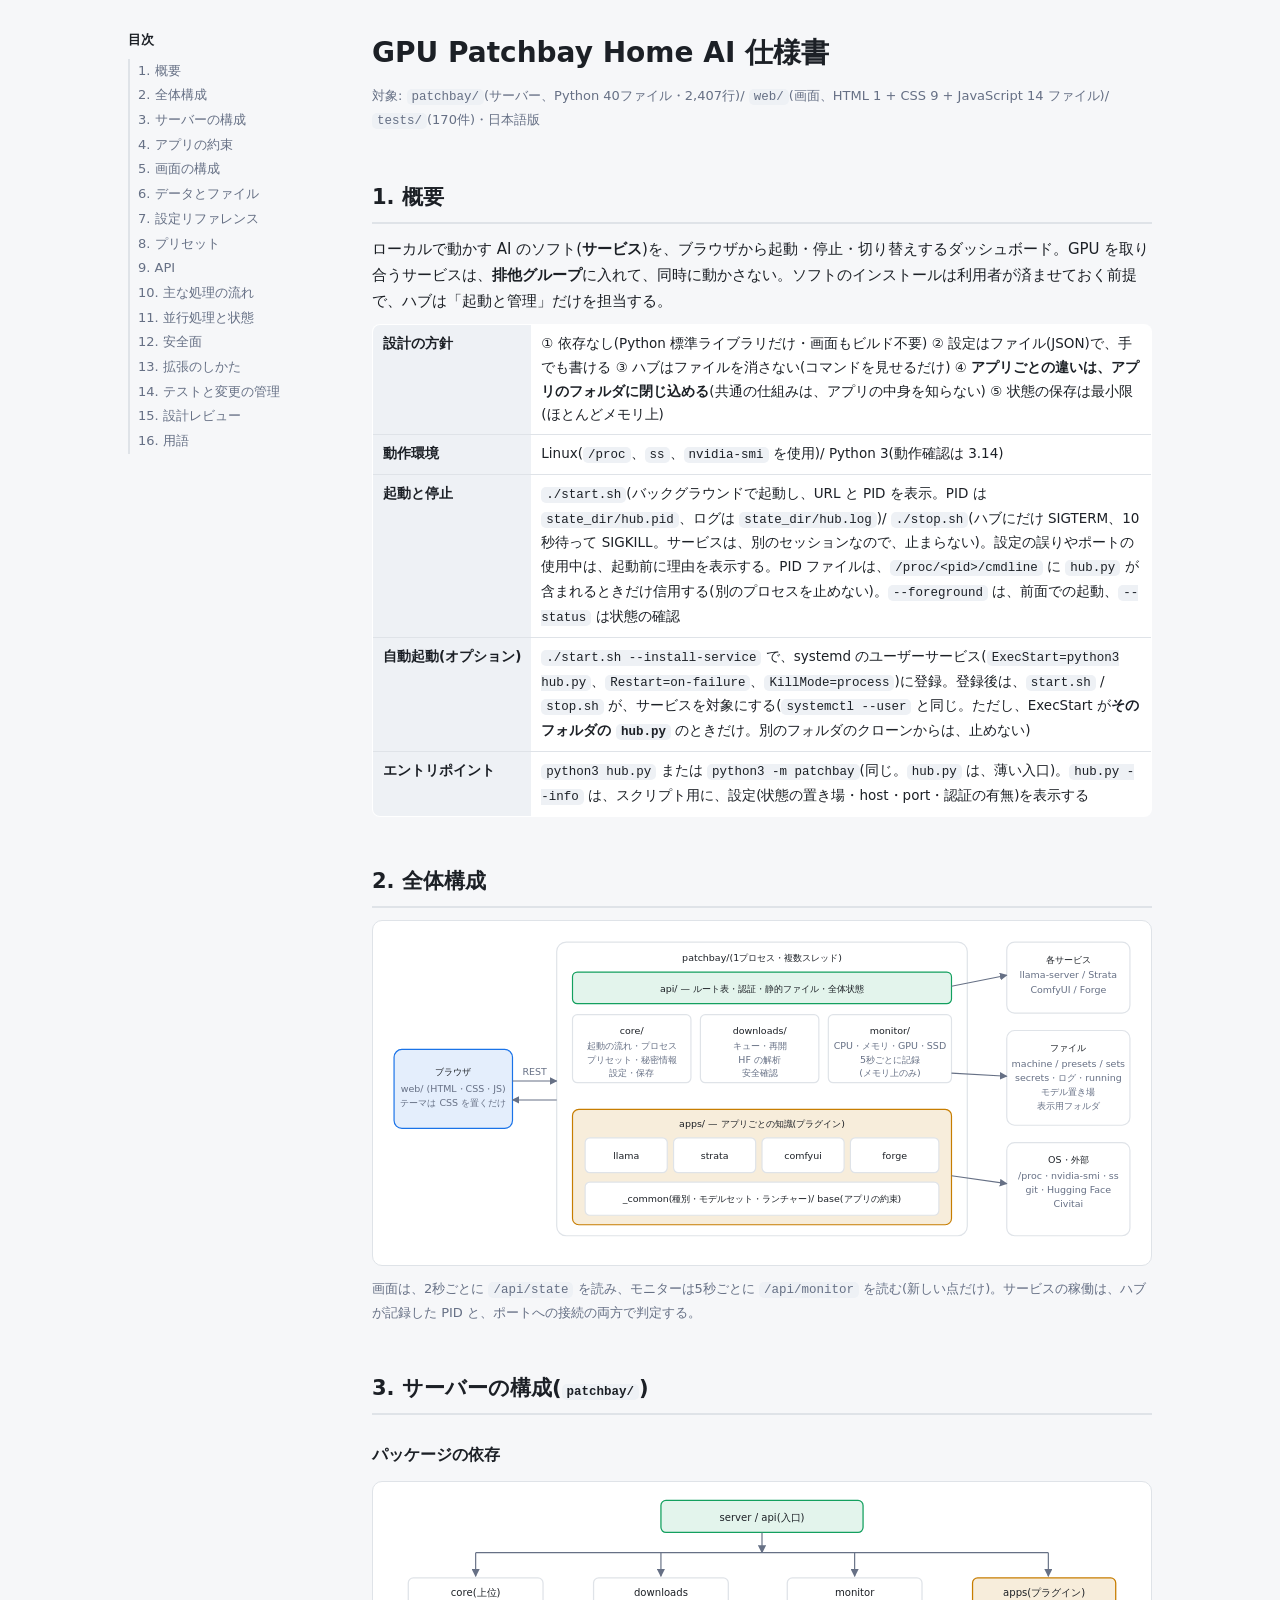
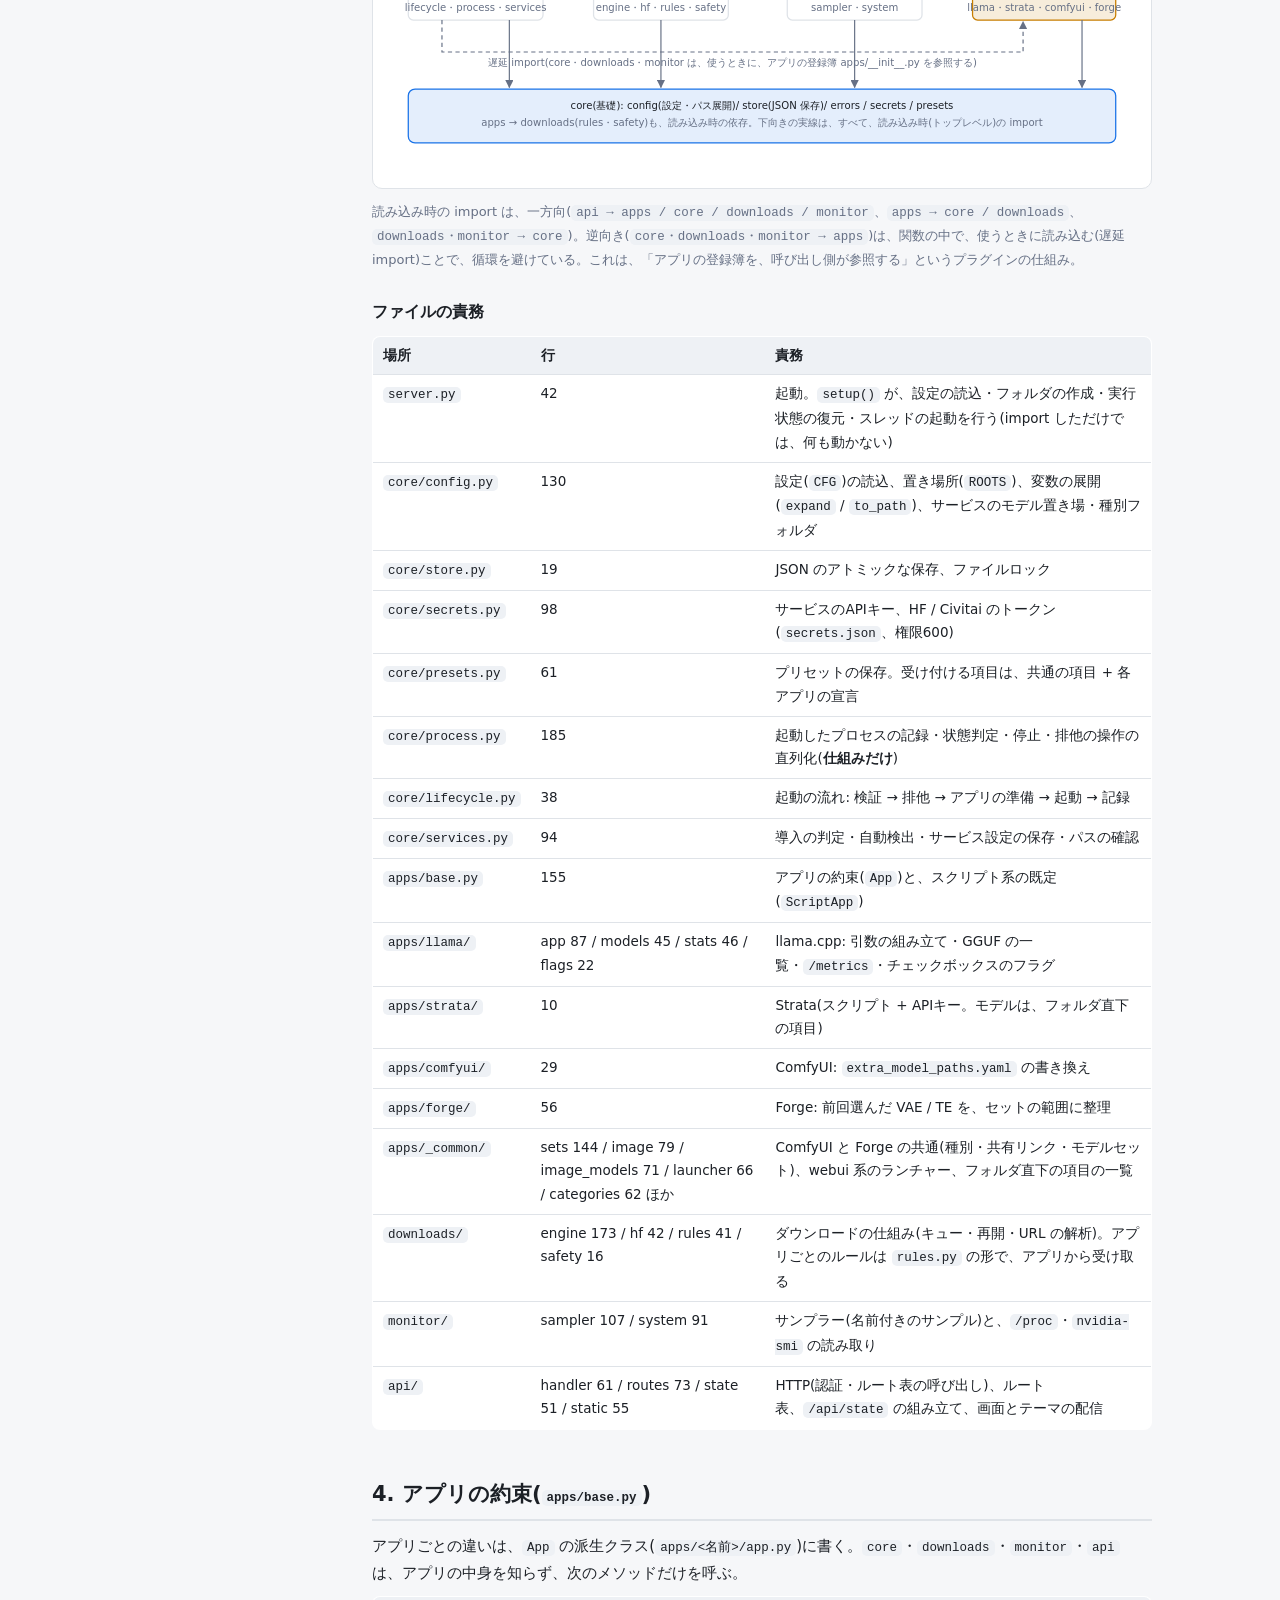
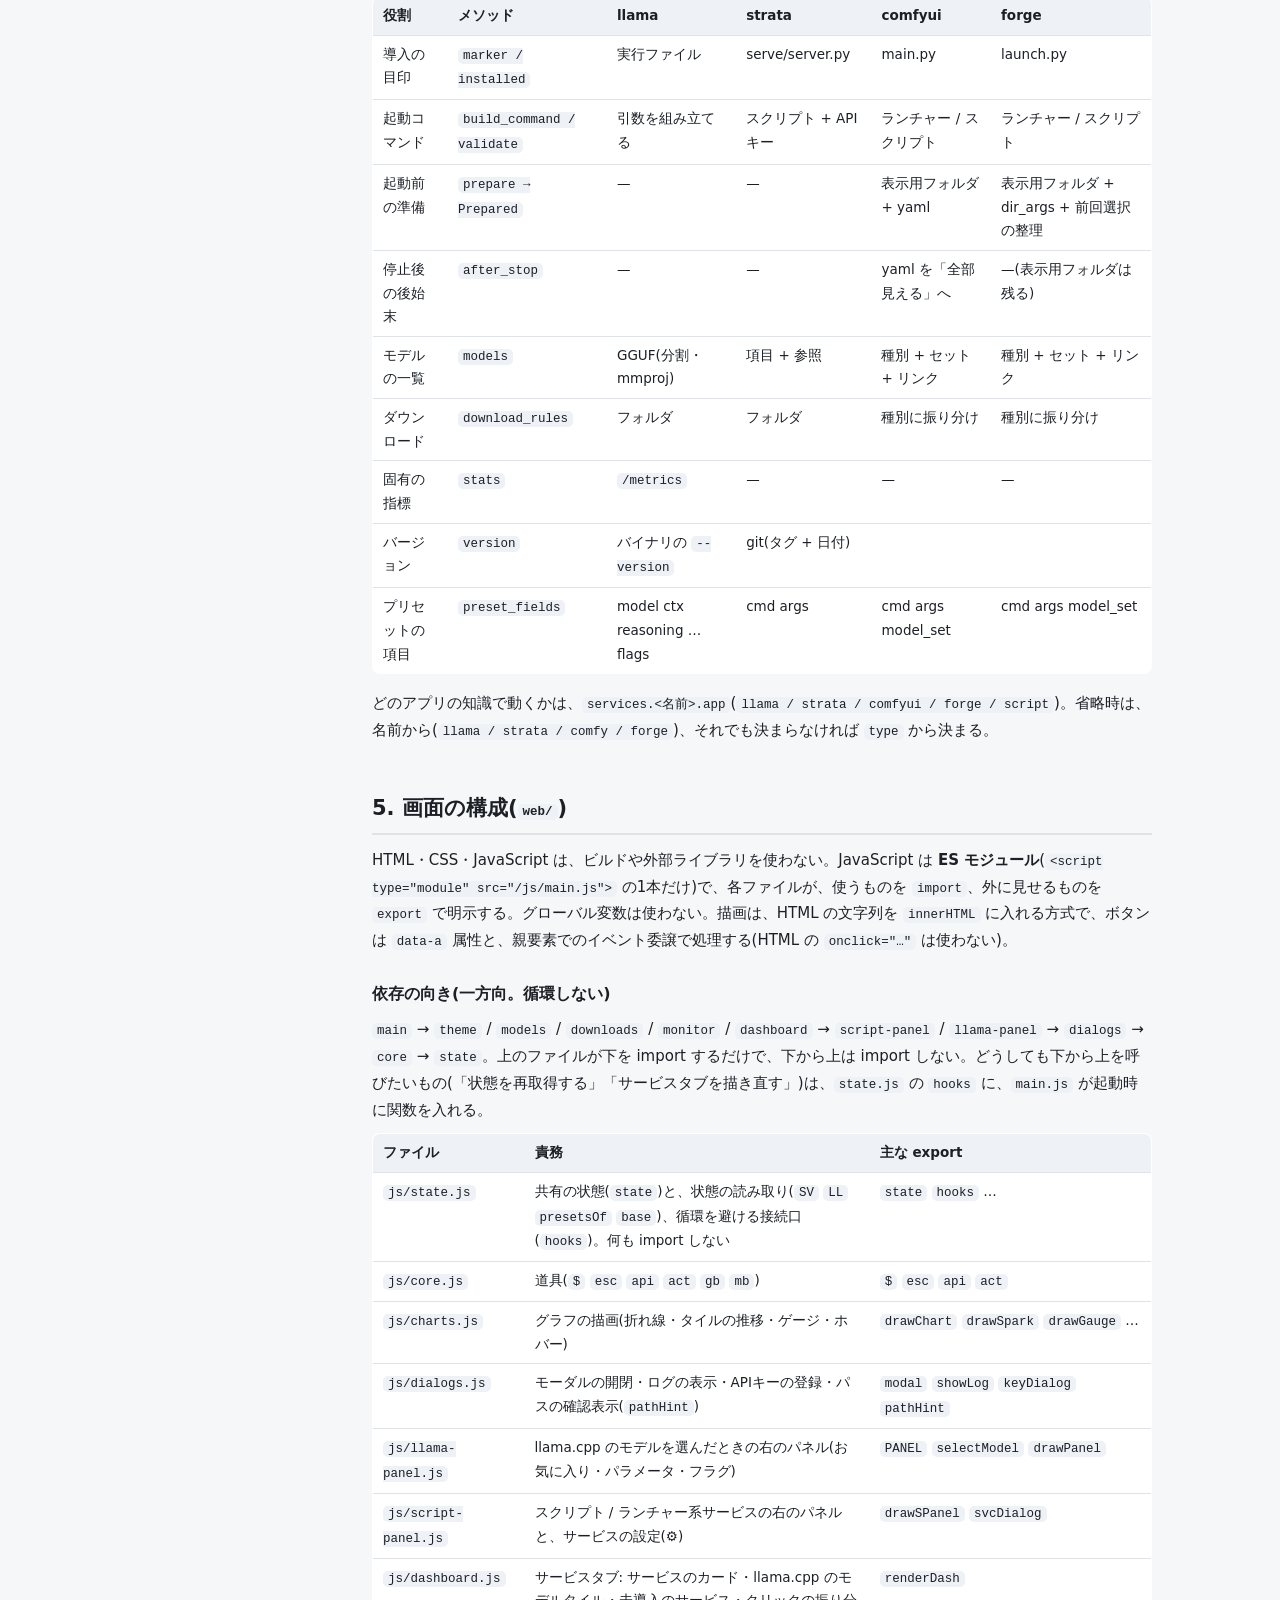
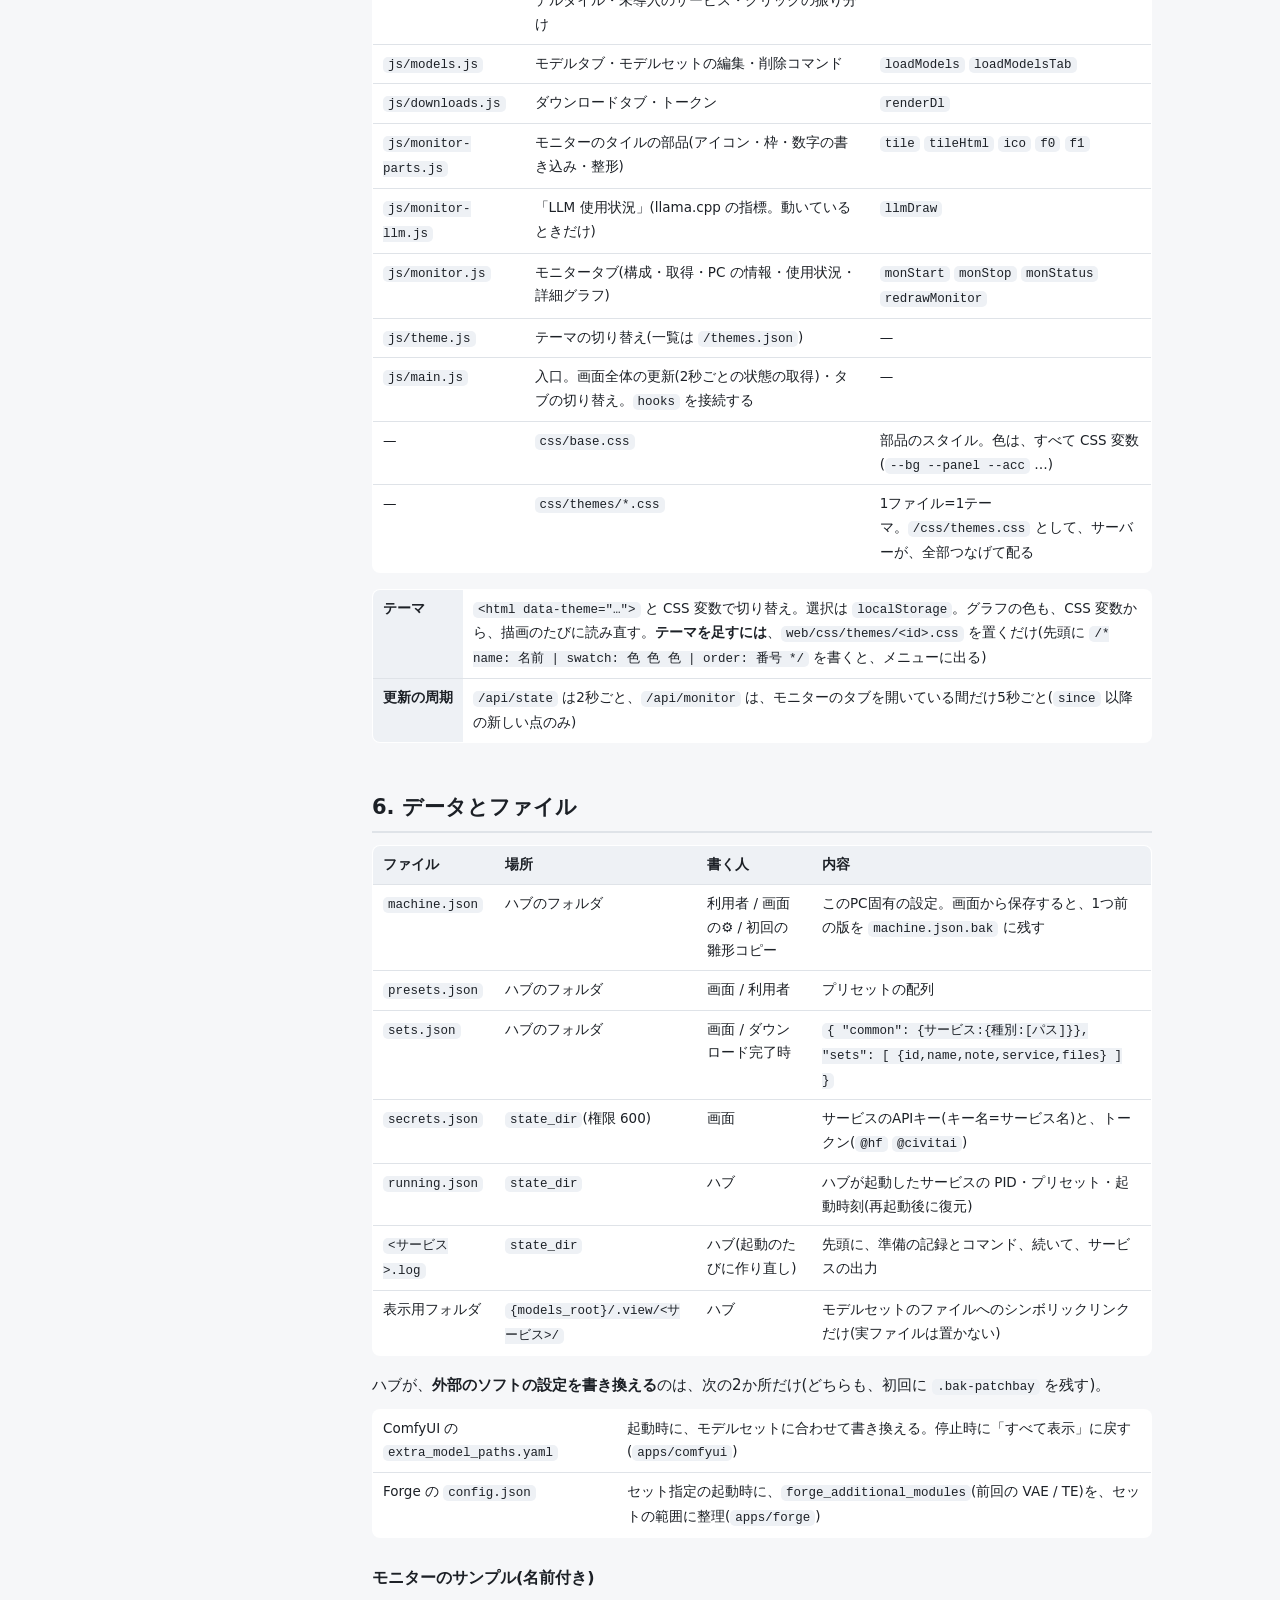
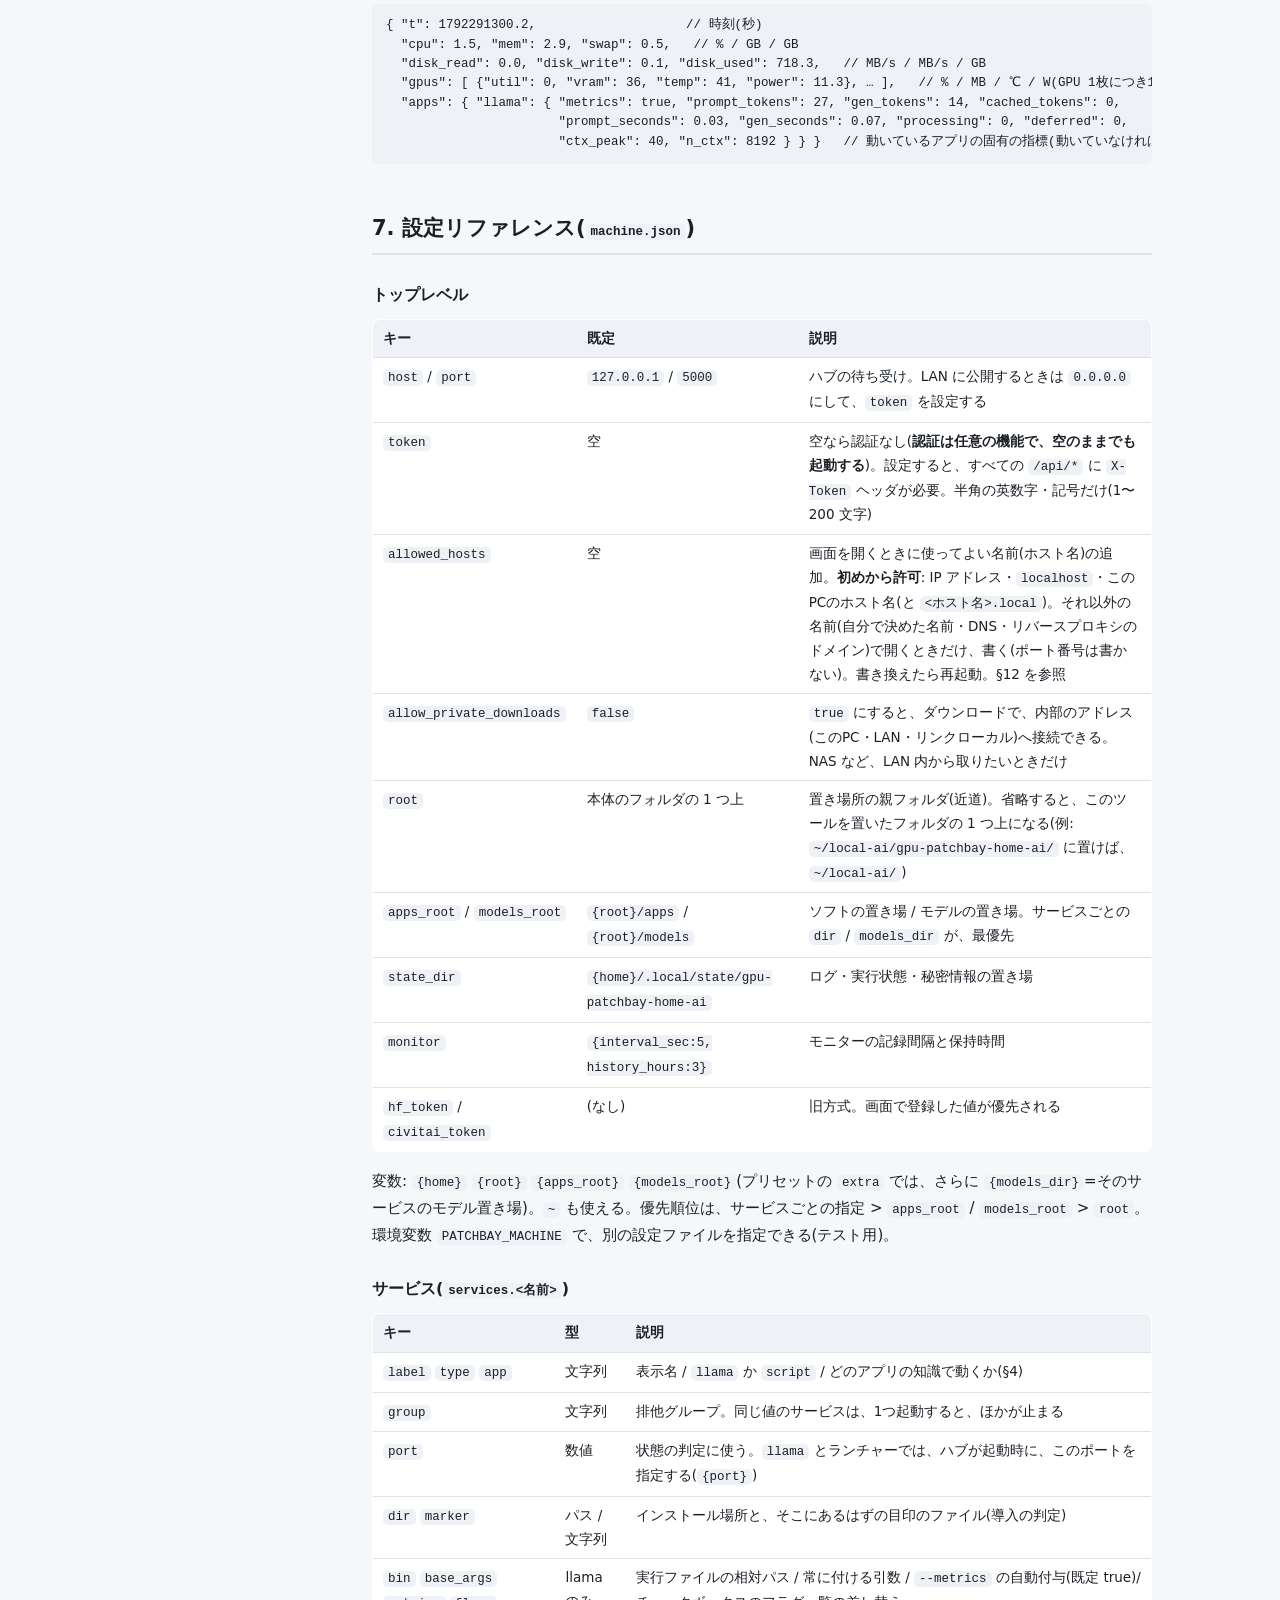
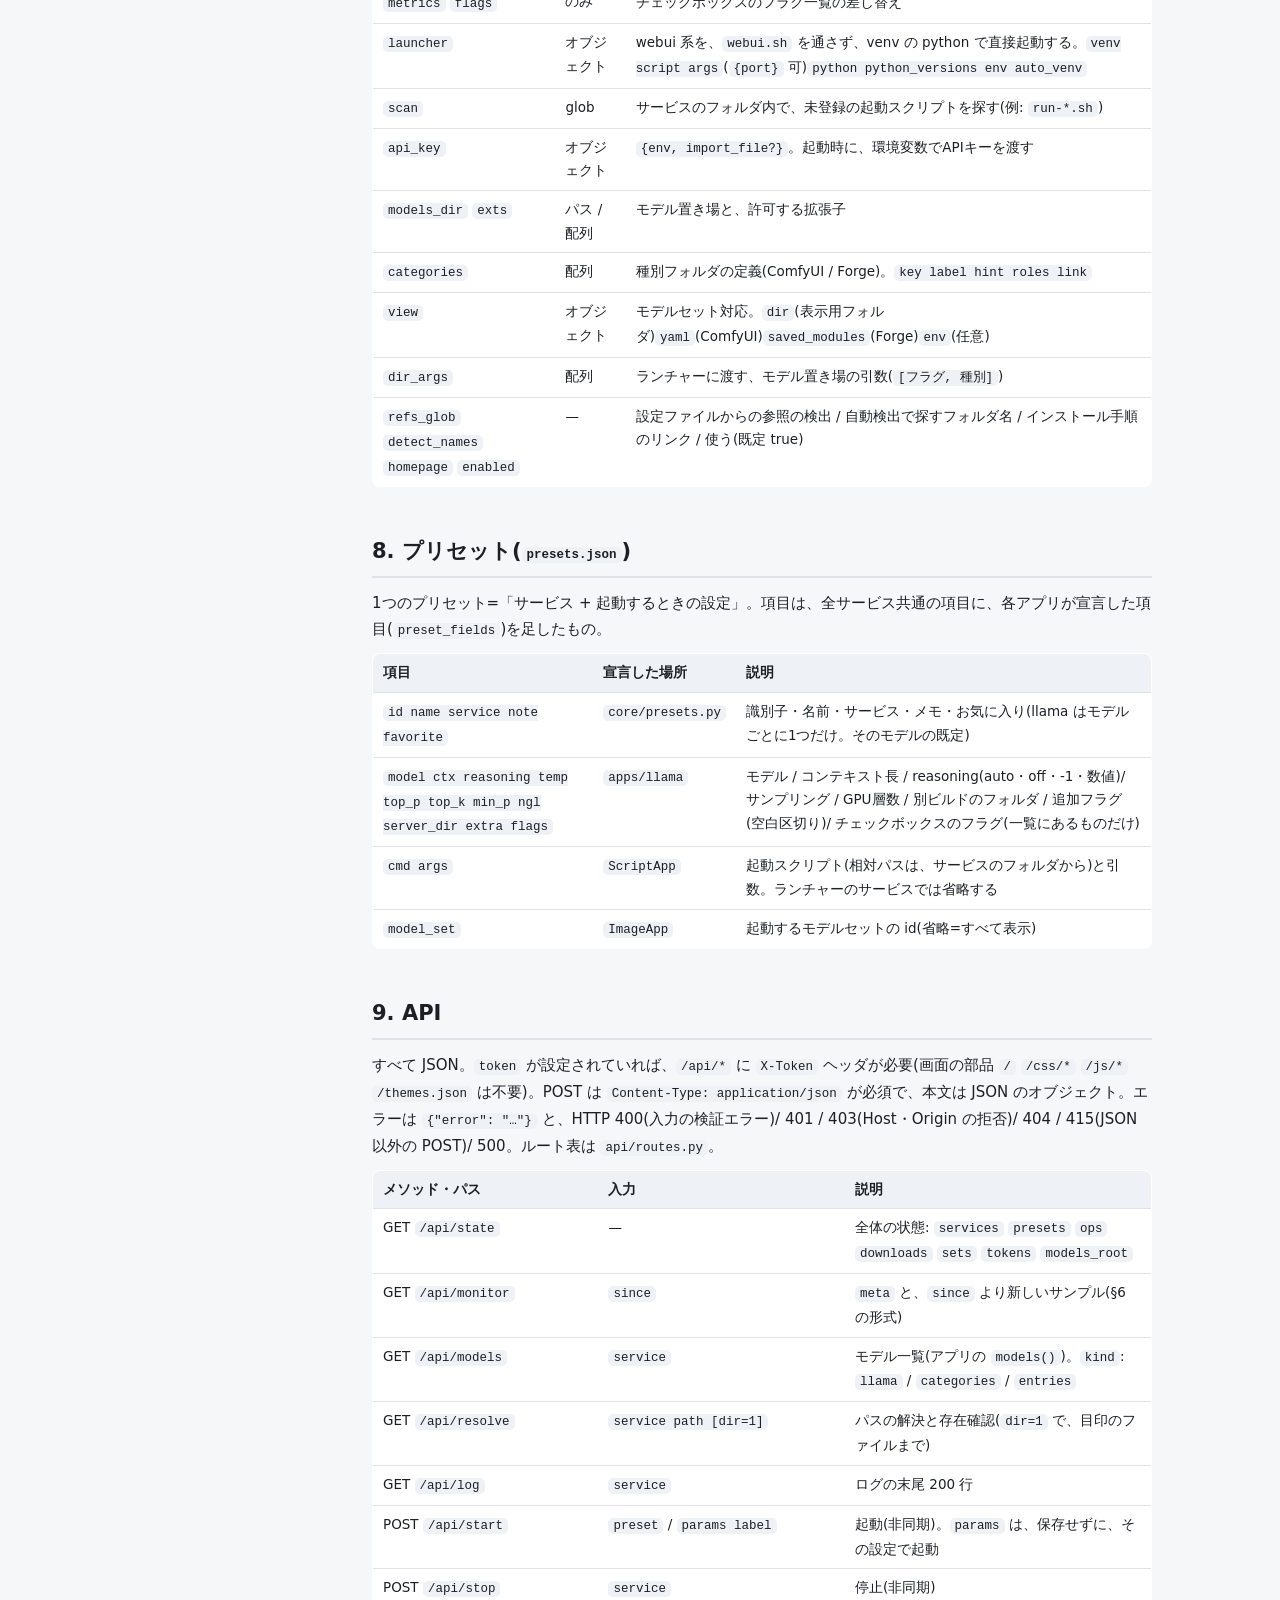
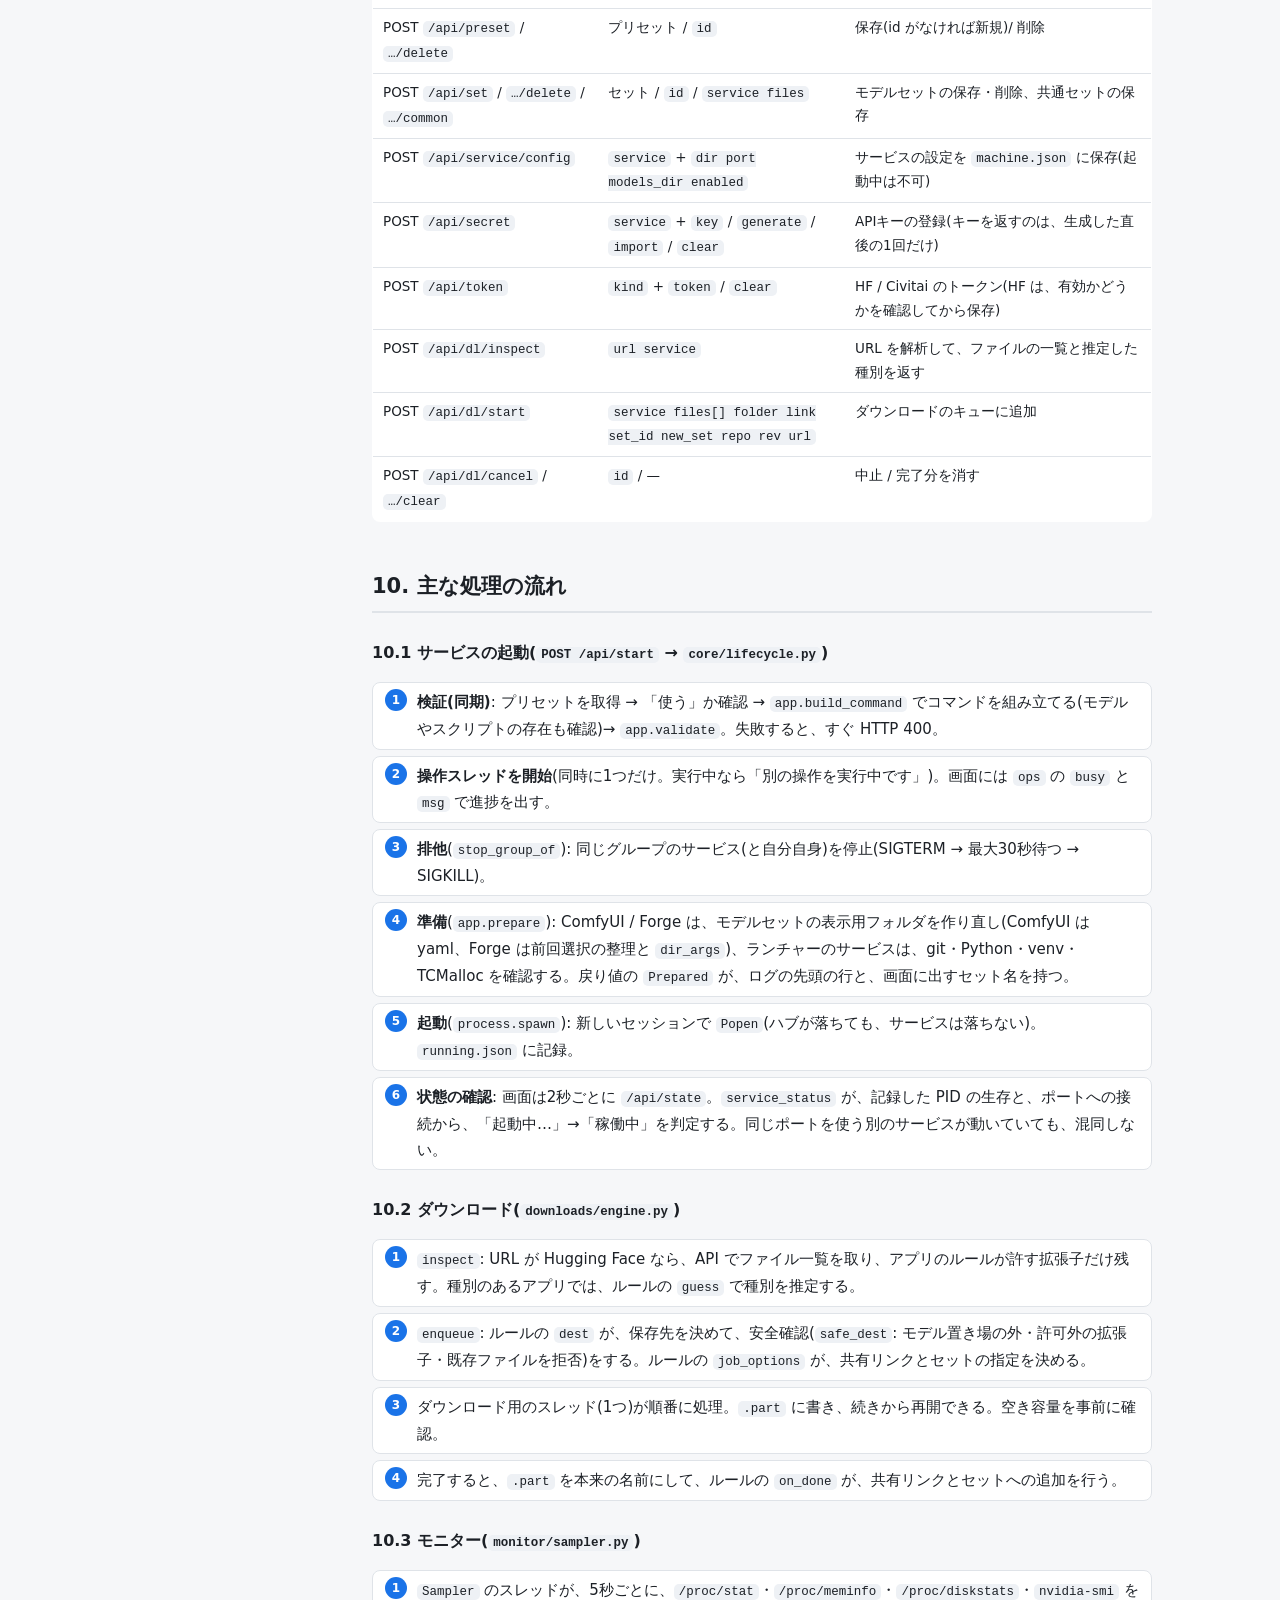
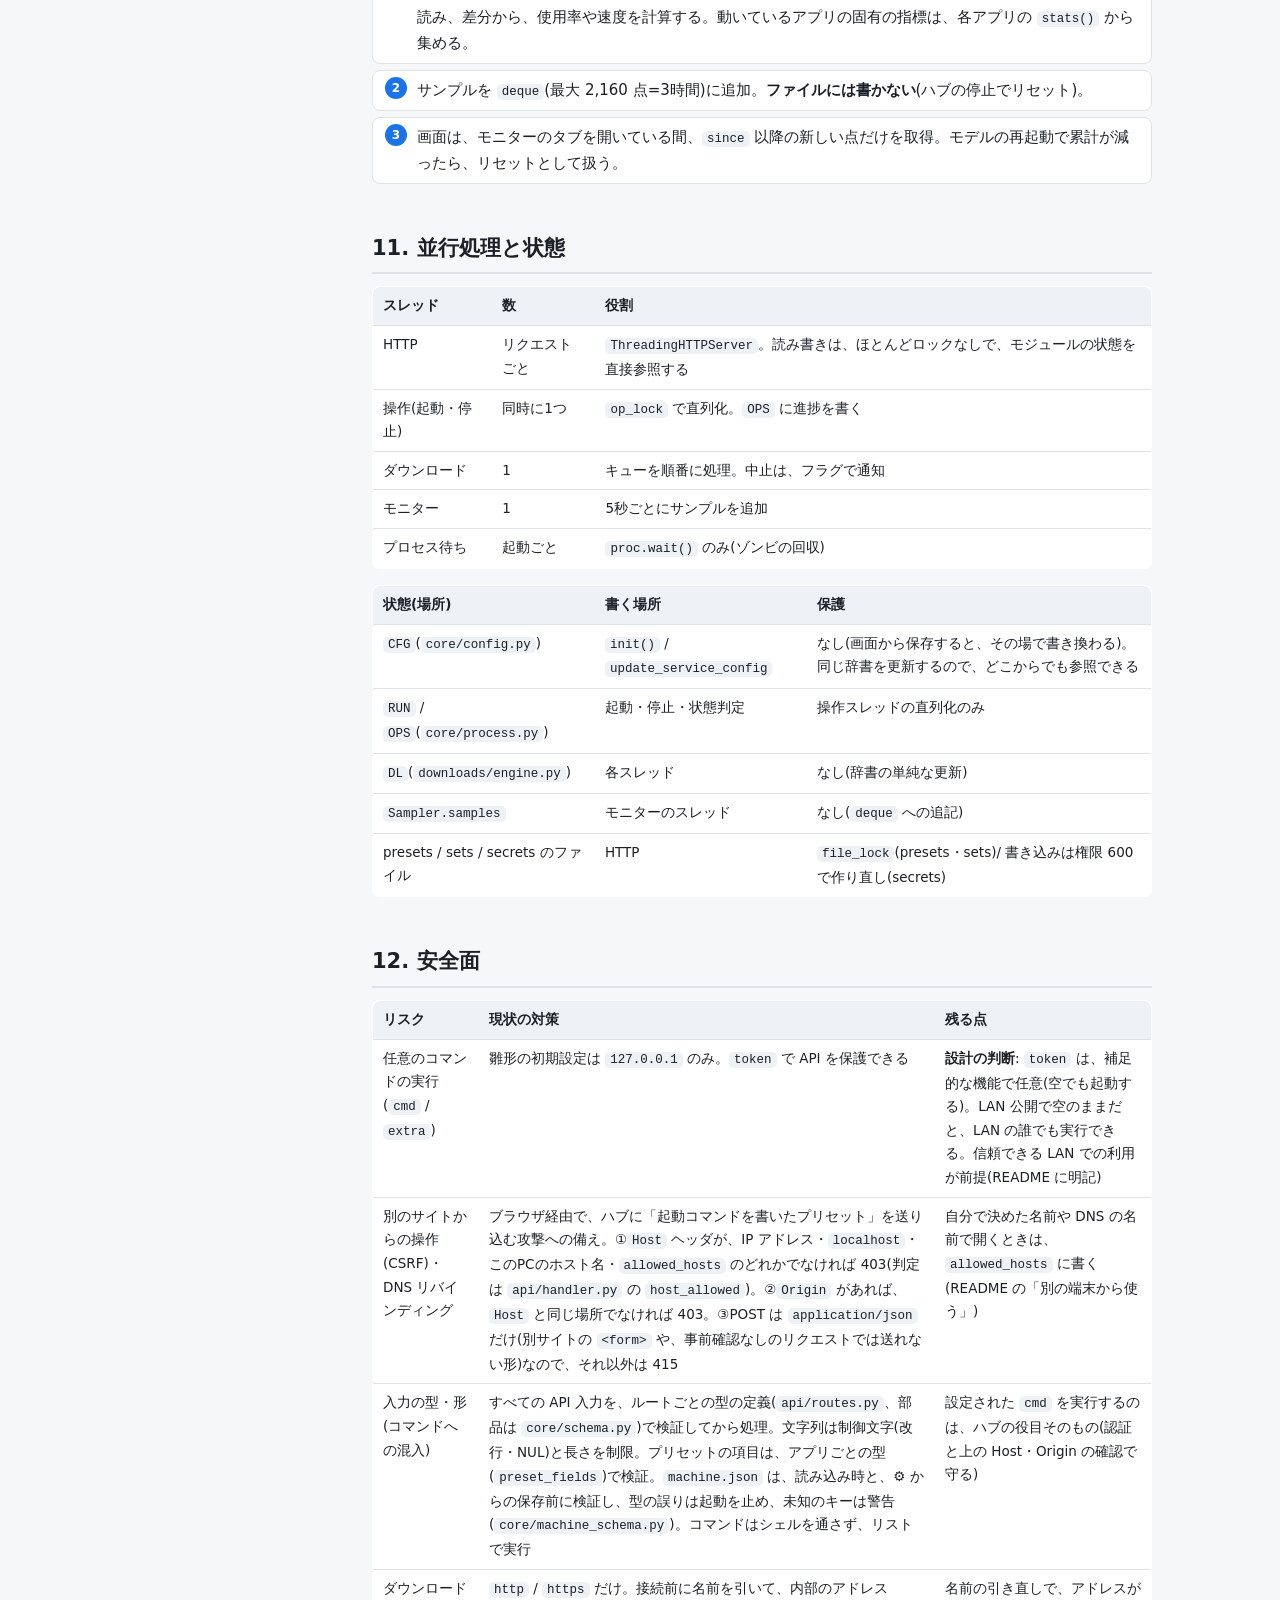
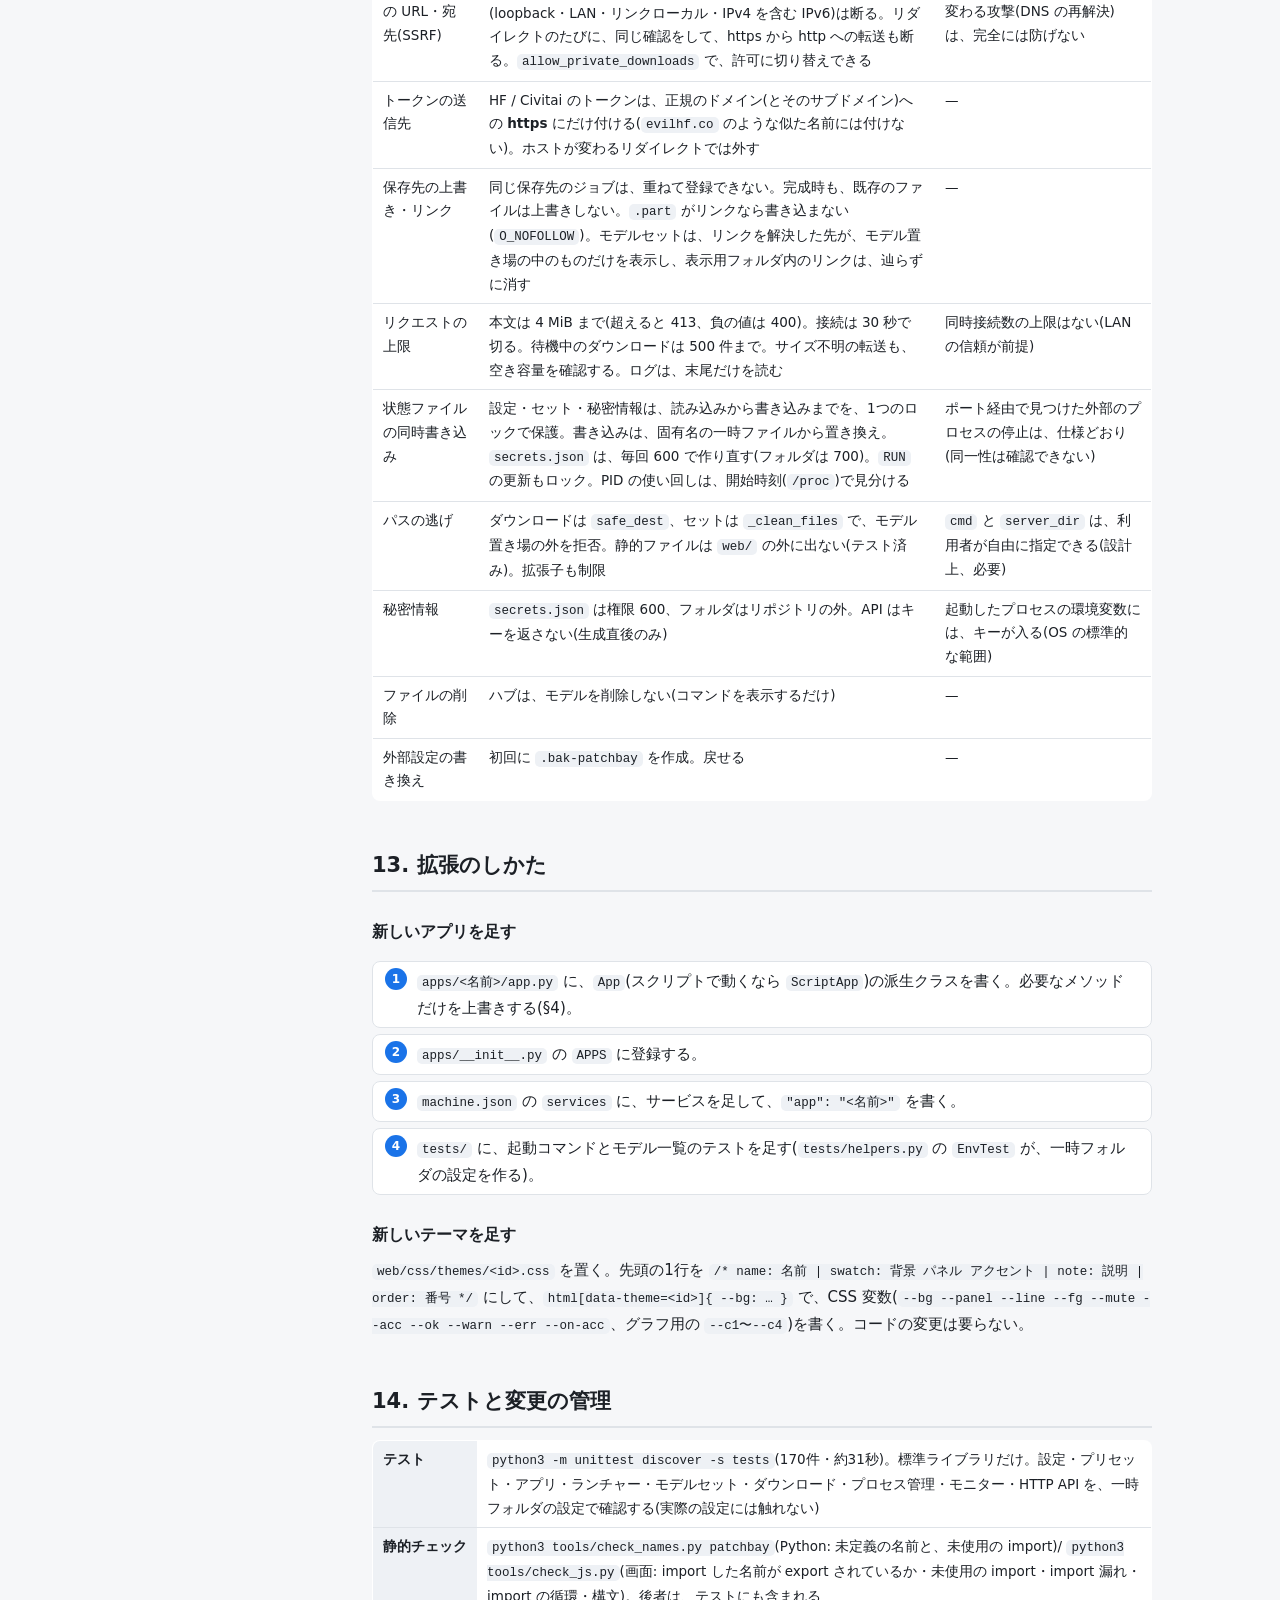
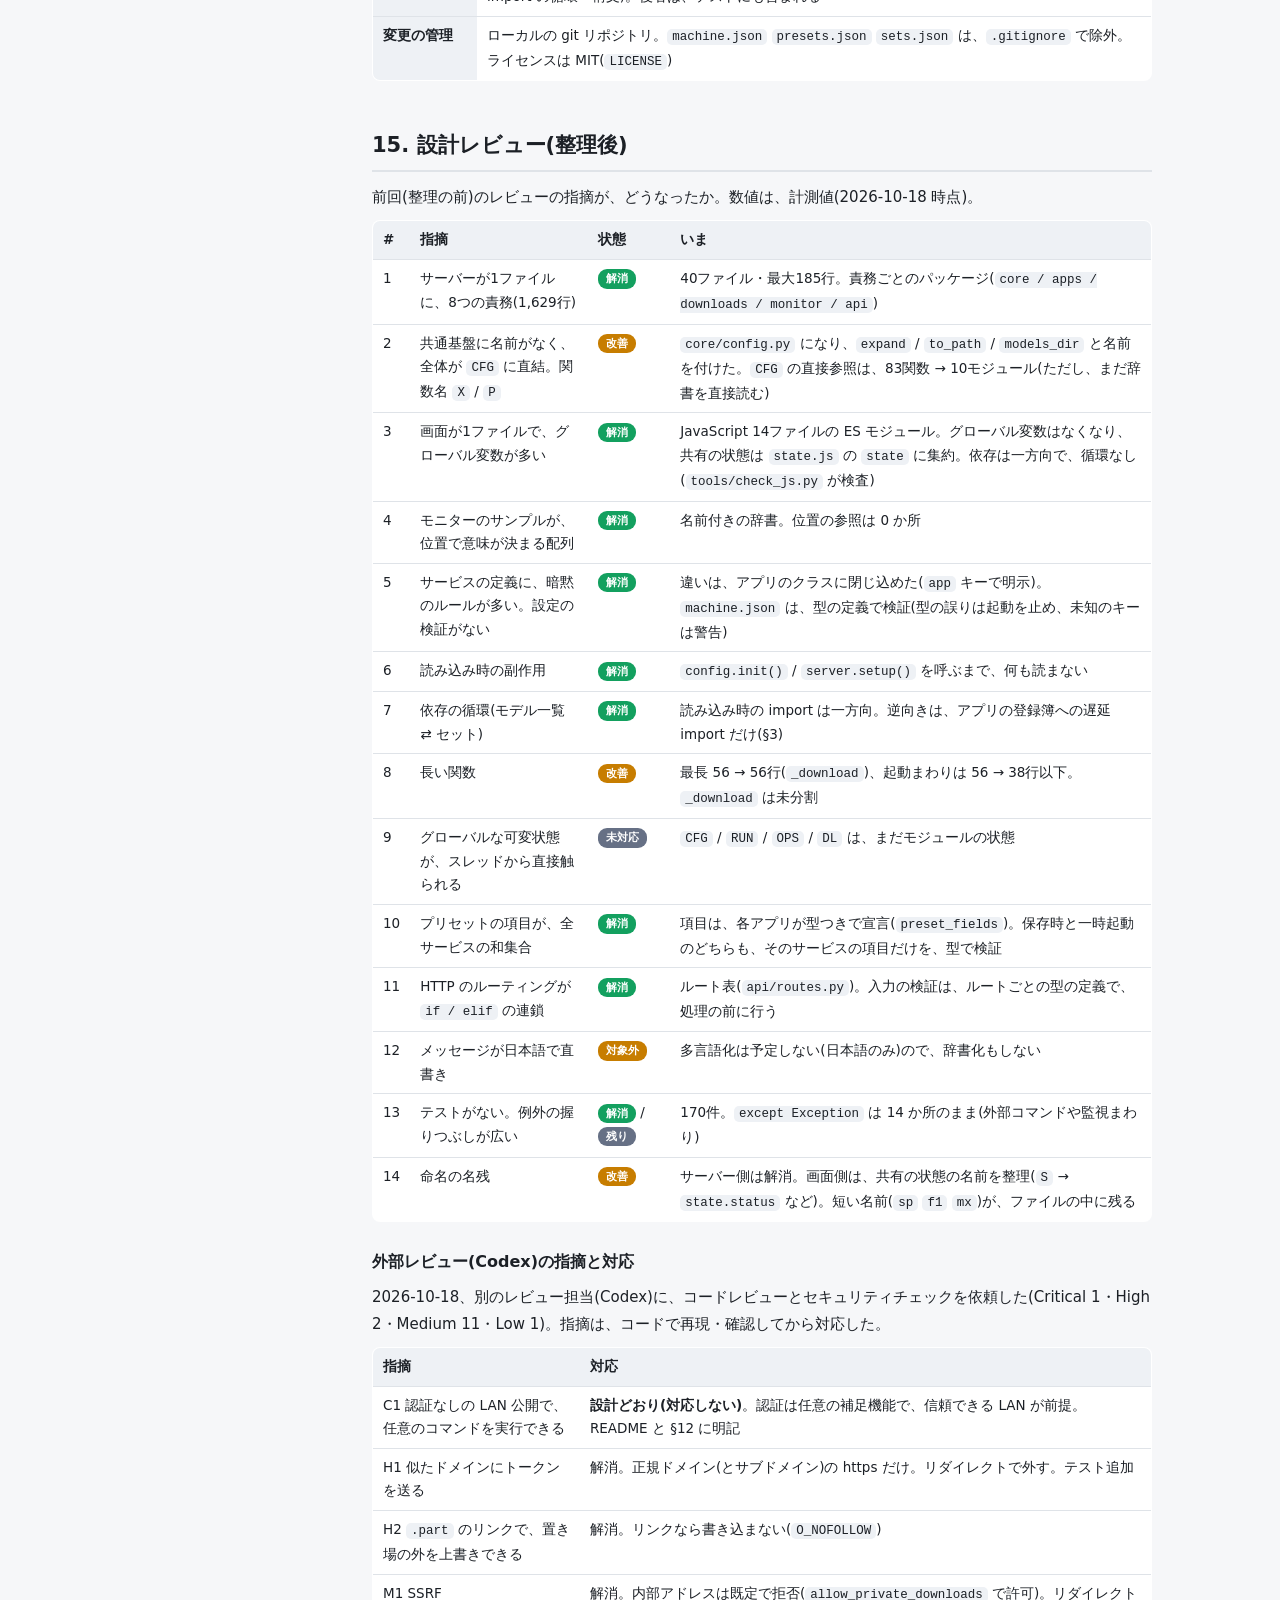
<file: docs/index.html>
<!doctype html>
<html lang="ja">
<head>
<meta charset="utf-8">
<meta name="viewport" content="width=device-width, initial-scale=1">
<title>GPU Patchbay Home AI 仕様書</title>
<style>
:root{--bg:#f6f7f9;--panel:#fff;--line:#dfe3e8;--fg:#1c2026;--mute:#667085;--acc:#1a73e8;--ok:#13a05f;--warn:#c77d00;--err:#d4313f;--code:#eef1f5}
@media (prefers-color-scheme: dark){:root{--bg:#14161a;--panel:#1d2026;--line:#2c313a;--fg:#e6e8eb;--mute:#8b93a1;--acc:#4f9dff;--ok:#3ecf8e;--warn:#f5a524;--err:#f0616d;--code:#262a31}}
*{box-sizing:border-box}
body{margin:0;background:var(--bg);color:var(--fg);font:15px/1.75 system-ui,"Noto Sans JP",sans-serif}
.wrap{max-width:1060px;margin:0 auto;padding:28px 18px 80px;display:grid;grid-template-columns:210px 1fr;gap:34px}
nav{position:sticky;top:20px;align-self:start;font-size:13px;line-height:1.9}
nav b{display:block;margin-bottom:6px}
nav a{display:block;color:var(--mute);text-decoration:none;padding:0 8px;border-left:2px solid var(--line)}
nav a:hover{color:var(--acc);border-color:var(--acc)}
main{min-width:0}
h1{font-size:28px;margin:0 0 4px}h2{font-size:21px;margin:46px 0 12px;padding-bottom:6px;border-bottom:2px solid var(--line)}
h3{font-size:16px;margin:26px 0 8px}
p{margin:8px 0}.sub{color:var(--mute);font-size:13px}
table{width:100%;border-collapse:collapse;margin:10px 0 16px;font-size:13.5px;background:var(--panel);border:1px solid var(--line);border-radius:8px;overflow:hidden}
th,td{padding:7px 10px;border-bottom:1px solid var(--line);text-align:left;vertical-align:top}
th{background:var(--code);font-weight:600;white-space:nowrap}
tr:last-child td{border-bottom:0}
code,pre{font-family:ui-monospace,SFMono-Regular,Menlo,monospace;font-size:12.5px;background:var(--code);border-radius:5px}
code{padding:1px 5px}pre{padding:12px 14px;overflow:auto;line-height:1.55}
.card{background:var(--panel);border:1px solid var(--line);border-radius:10px;padding:14px 18px;margin:12px 0}
.tag{display:inline-block;font-size:11px;padding:0 8px;border-radius:9px;color:#fff;vertical-align:middle;font-weight:600;white-space:nowrap}
.hi{background:var(--err)}.mid{background:var(--warn)}.lo{background:var(--mute)}.good{background:var(--ok)}
.svgbox{background:var(--panel);border:1px solid var(--line);border-radius:10px;padding:10px;margin:12px 0;overflow:auto}
svg text{fill:var(--fg);font:12px system-ui,"Noto Sans JP",sans-serif}svg .m{fill:var(--mute)}
svg .b{fill:var(--panel);stroke:var(--line);stroke-width:1.5}svg .a{fill:none;stroke:var(--mute);stroke-width:1.4;marker-end:url(#ah)}
svg .lz{fill:none;stroke:var(--mute);stroke-width:1.4;stroke-dasharray:5 4;marker-end:url(#ah)}
svg .acc{fill:color-mix(in srgb,var(--acc) 12%,var(--panel));stroke:var(--acc)}svg .okb{fill:color-mix(in srgb,var(--ok) 12%,var(--panel));stroke:var(--ok)}
svg .wb{fill:color-mix(in srgb,var(--warn) 14%,var(--panel));stroke:var(--warn)}
ol.flow{counter-reset:s;list-style:none;padding:0}ol.flow li{counter-increment:s;margin:6px 0;padding:6px 12px 6px 44px;position:relative;background:var(--panel);border:1px solid var(--line);border-radius:8px}
ol.flow li::before{content:counter(s);position:absolute;left:12px;top:6px;width:22px;height:22px;border-radius:50%;background:var(--acc);color:#fff;font-size:12px;text-align:center;line-height:22px;font-weight:700}
@media(max-width:800px){.wrap{grid-template-columns:1fr}nav{position:static}}
</style>
</head>
<body>
<div class="wrap">
<nav>
  <b>目次</b>
  <a href="#overview">1. 概要</a><a href="#arch">2. 全体構成</a><a href="#modules">3. サーバーの構成</a><a href="#apps">4. アプリの約束</a><a href="#front">5. 画面の構成</a>
  <a href="#data">6. データとファイル</a><a href="#config">7. 設定リファレンス</a><a href="#preset">8. プリセット</a><a href="#api">9. API</a>
  <a href="#flows">10. 主な処理の流れ</a><a href="#threads">11. 並行処理と状態</a><a href="#security">12. 安全面</a>
  <a href="#howto">13. 拡張のしかた</a><a href="#test">14. テストと変更の管理</a><a href="#review">15. 設計レビュー</a><a href="#glossary">16. 用語</a>
</nav>
<main>
<h1>GPU Patchbay Home AI 仕様書</h1>
<p class="sub">対象: <code>patchbay/</code>(サーバー、Python 40ファイル・2,407行)/ <code>web/</code>(画面、HTML 1 + CSS 9 + JavaScript 14 ファイル)/ <code>tests/</code>(170件)・日本語版</p>

<h2 id="overview">1. 概要</h2>
<p>ローカルで動かす AI のソフト(<b>サービス</b>)を、ブラウザから起動・停止・切り替えするダッシュボード。GPU を取り合うサービスは、<b>排他グループ</b>に入れて、同時に動かさない。ソフトのインストールは利用者が済ませておく前提で、ハブは「起動と管理」だけを担当する。</p>
<table>
<tr><th>設計の方針</th><td>① 依存なし(Python 標準ライブラリだけ・画面もビルド不要) ② 設定はファイル(JSON)で、手でも書ける ③ ハブはファイルを消さない(コマンドを見せるだけ) ④ <b>アプリごとの違いは、アプリのフォルダに閉じ込める</b>(共通の仕組みは、アプリの中身を知らない) ⑤ 状態の保存は最小限(ほとんどメモリ上)</td></tr>
<tr><th>動作環境</th><td>Linux(<code>/proc</code>、<code>ss</code>、<code>nvidia-smi</code> を使用)/ Python 3(動作確認は 3.14)</td></tr>
<tr><th>起動と停止</th><td><code>./start.sh</code>(バックグラウンドで起動し、URL と PID を表示。PID は <code>state_dir/hub.pid</code>、ログは <code>state_dir/hub.log</code>)/ <code>./stop.sh</code>(ハブにだけ SIGTERM、10 秒待って SIGKILL。サービスは、別のセッションなので、止まらない)。設定の誤りやポートの使用中は、起動前に理由を表示する。PID ファイルは、<code>/proc/&lt;pid&gt;/cmdline</code> に <code>hub.py</code> が含まれるときだけ信用する(別のプロセスを止めない)。<code>--foreground</code> は、前面での起動、<code>--status</code> は状態の確認</td></tr>
<tr><th>自動起動(オプション)</th><td><code>./start.sh --install-service</code> で、systemd のユーザーサービス(<code>ExecStart=python3 hub.py</code>、<code>Restart=on-failure</code>、<code>KillMode=process</code>)に登録。登録後は、<code>start.sh</code> / <code>stop.sh</code> が、サービスを対象にする(<code>systemctl --user</code> と同じ。ただし、ExecStart が<b>そのフォルダの <code>hub.py</code></b> のときだけ。別のフォルダのクローンからは、止めない)</td></tr>
<tr><th>エントリポイント</th><td><code>python3 hub.py</code> または <code>python3 -m patchbay</code>(同じ。<code>hub.py</code> は、薄い入口)。<code>hub.py --info</code> は、スクリプト用に、設定(状態の置き場・host・port・認証の有無)を表示する</td></tr>
</table>

<h2 id="arch">2. 全体構成</h2>
<div class="svgbox">
<svg viewBox="0 0 960 400" width="100%" role="img" aria-label="全体構成図">
<defs><marker id="ah" viewBox="0 0 10 10" refX="9" refY="5" markerWidth="7" markerHeight="7" orient="auto-start-reverse"><path d="M0 0L10 5L0 10z" style="fill:var(--mute)"/></marker></defs>
<rect class="b acc" x="14" y="150" width="150" height="100" rx="10"/><text x="89" y="182" text-anchor="middle" font-weight="700">ブラウザ</text><text class="m" x="89" y="204" text-anchor="middle">web/ (HTML・CSS・JS)</text><text class="m" x="89" y="222" text-anchor="middle">テーマは CSS を置くだけ</text>
<rect class="b" x="220" y="14" width="520" height="372" rx="12"/><text x="480" y="38" text-anchor="middle" font-weight="700">patchbay/(1プロセス・複数スレッド)</text>
<rect class="b okb" x="240" y="52" width="480" height="40" rx="6"/><text x="480" y="77" text-anchor="middle">api/ — ルート表・認証・静的ファイル・全体状態</text>
<rect class="b" x="240" y="106" width="150" height="86" rx="6"/><text x="315" y="130" text-anchor="middle" font-weight="700">core/</text><text class="m" x="315" y="150" text-anchor="middle">起動の流れ・プロセス</text><text class="m" x="315" y="167" text-anchor="middle">プリセット・秘密情報</text><text class="m" x="315" y="184" text-anchor="middle">設定・保存</text>
<rect class="b" x="402" y="106" width="150" height="86" rx="6"/><text x="477" y="130" text-anchor="middle" font-weight="700">downloads/</text><text class="m" x="477" y="150" text-anchor="middle">キュー・再開</text><text class="m" x="477" y="167" text-anchor="middle">HF の解析</text><text class="m" x="477" y="184" text-anchor="middle">安全確認</text>
<rect class="b" x="564" y="106" width="156" height="86" rx="6"/><text x="642" y="130" text-anchor="middle" font-weight="700">monitor/</text><text class="m" x="642" y="150" text-anchor="middle">CPU・メモリ・GPU・SSD</text><text class="m" x="642" y="167" text-anchor="middle">5秒ごとに記録</text><text class="m" x="642" y="184" text-anchor="middle">(メモリ上のみ)</text>
<rect class="b wb" x="240" y="226" width="480" height="146" rx="8"/><text x="480" y="248" text-anchor="middle" font-weight="700">apps/ — アプリごとの知識(プラグイン)</text>
<rect class="b" x="256" y="262" width="104" height="44" rx="6"/><text x="308" y="289" text-anchor="middle">llama</text>
<rect class="b" x="368" y="262" width="104" height="44" rx="6"/><text x="420" y="289" text-anchor="middle">strata</text>
<rect class="b" x="480" y="262" width="104" height="44" rx="6"/><text x="532" y="289" text-anchor="middle">comfyui</text>
<rect class="b" x="592" y="262" width="112" height="44" rx="6"/><text x="648" y="289" text-anchor="middle">forge</text>
<rect class="b" x="256" y="318" width="448" height="42" rx="6"/><text x="480" y="343" text-anchor="middle">_common(種別・モデルセット・ランチャー)/ base(アプリの約束)</text>
<rect class="b" x="790" y="14" width="156" height="90" rx="10"/><text x="868" y="40" text-anchor="middle" font-weight="700">各サービス</text><text class="m" x="868" y="60" text-anchor="middle">llama-server / Strata</text><text class="m" x="868" y="78" text-anchor="middle">ComfyUI / Forge</text>
<rect class="b" x="790" y="126" width="156" height="120" rx="10"/><text x="868" y="152" text-anchor="middle" font-weight="700">ファイル</text><text class="m" x="868" y="172" text-anchor="middle">machine / presets / sets</text><text class="m" x="868" y="190" text-anchor="middle">secrets・ログ・running</text><text class="m" x="868" y="208" text-anchor="middle">モデル置き場</text><text class="m" x="868" y="226" text-anchor="middle">表示用フォルダ</text>
<rect class="b" x="790" y="268" width="156" height="118" rx="10"/><text x="868" y="294" text-anchor="middle" font-weight="700">OS・外部</text><text class="m" x="868" y="314" text-anchor="middle">/proc・nvidia-smi・ss</text><text class="m" x="868" y="332" text-anchor="middle">git・Hugging Face</text><text class="m" x="868" y="350" text-anchor="middle">Civitai</text>
<path class="a" d="M164 190 L220 190"/><path class="a" d="M220 214 L164 214"/><text class="m" x="192" y="182" text-anchor="middle">REST</text>
<path class="a" d="M720 70 L790 56"/><path class="a" d="M720 180 L790 184"/><path class="a" d="M720 310 L790 320"/>
</svg>
</div>
<p class="sub">画面は、2秒ごとに <code>/api/state</code> を読み、モニターは5秒ごとに <code>/api/monitor</code> を読む(新しい点だけ)。サービスの稼働は、ハブが記録した PID と、ポートへの接続の両方で判定する。</p>

<h2 id="modules">3. サーバーの構成(<code>patchbay/</code>)</h2>
<h3>パッケージの依存</h3>
<div class="svgbox">
<svg viewBox="0 0 900 330" width="100%" role="img" aria-label="パッケージの依存図">
<rect class="b okb" x="330" y="10" width="240" height="38" rx="6"/><text x="450" y="34" text-anchor="middle" font-weight="700">server / api(入口)</text>
<path class="a" d="M450 48 V72"/><path d="M110 72 H790" class="a" style="marker-end:none"/>
<path class="a" d="M110 72 V100"/><path class="a" d="M330 72 V100"/><path class="a" d="M560 72 V100"/><path class="a" d="M790 72 V100"/>
<rect class="b" x="30" y="102" width="160" height="50" rx="6"/><text x="110" y="124" text-anchor="middle" font-weight="700">core(上位)</text><text class="m" x="110" y="141" text-anchor="middle">lifecycle・process・services</text>
<rect class="b" x="250" y="102" width="160" height="50" rx="6"/><text x="330" y="124" text-anchor="middle" font-weight="700">downloads</text><text class="m" x="330" y="141" text-anchor="middle">engine・hf・rules・safety</text>
<rect class="b" x="480" y="102" width="160" height="50" rx="6"/><text x="560" y="124" text-anchor="middle" font-weight="700">monitor</text><text class="m" x="560" y="141" text-anchor="middle">sampler・system</text>
<rect class="b wb" x="700" y="102" width="170" height="50" rx="6"/><text x="785" y="124" text-anchor="middle" font-weight="700">apps(プラグイン)</text><text class="m" x="785" y="141" text-anchor="middle">llama・strata・comfyui・forge</text>
<path class="lz" d="M70 152 V190 H760 V154"/><text class="m" x="415" y="207" text-anchor="middle">遅延 import(core・downloads・monitor は、使うときに、アプリの登録簿 apps/__init__.py を参照する)</text>
<path class="a" d="M830 152 V232"/><path class="a" d="M330 152 V232"/><path class="a" d="M560 152 V232"/><path class="a" d="M150 152 V232"/>
<rect class="b acc" x="30" y="234" width="840" height="64" rx="8"/><text x="450" y="258" text-anchor="middle" font-weight="700">core(基礎): config(設定・パス展開)/ store(JSON 保存)/ errors / secrets / presets</text><text class="m" x="450" y="278" text-anchor="middle">apps → downloads(rules・safety)も、読み込み時の依存。下向きの実線は、すべて、読み込み時(トップレベル)の import</text>
</svg>
</div>
<p class="sub">読み込み時の import は、一方向(<code>api → apps / core / downloads / monitor</code>、<code>apps → core / downloads</code>、<code>downloads・monitor → core</code>)。逆向き(<code>core・downloads・monitor → apps</code>)は、関数の中で、使うときに読み込む(遅延 import)ことで、循環を避けている。これは、「アプリの登録簿を、呼び出し側が参照する」というプラグインの仕組み。</p>

<h3>ファイルの責務</h3>
<table>
<tr><th>場所</th><th>行</th><th>責務</th></tr>
<tr><td><code>server.py</code></td><td>42</td><td>起動。<code>setup()</code> が、設定の読込・フォルダの作成・実行状態の復元・スレッドの起動を行う(import しただけでは、何も動かない)</td></tr>
<tr><td><code>core/config.py</code></td><td>130</td><td>設定(<code>CFG</code>)の読込、置き場所(<code>ROOTS</code>)、変数の展開(<code>expand</code> / <code>to_path</code>)、サービスのモデル置き場・種別フォルダ</td></tr>
<tr><td><code>core/store.py</code></td><td>19</td><td>JSON のアトミックな保存、ファイルロック</td></tr>
<tr><td><code>core/secrets.py</code></td><td>98</td><td>サービスのAPIキー、HF / Civitai のトークン(<code>secrets.json</code>、権限600)</td></tr>
<tr><td><code>core/presets.py</code></td><td>61</td><td>プリセットの保存。受け付ける項目は、共通の項目 + 各アプリの宣言</td></tr>
<tr><td><code>core/process.py</code></td><td>185</td><td>起動したプロセスの記録・状態判定・停止・排他の操作の直列化(<b>仕組みだけ</b>)</td></tr>
<tr><td><code>core/lifecycle.py</code></td><td>38</td><td>起動の流れ: 検証 → 排他 → アプリの準備 → 起動 → 記録</td></tr>
<tr><td><code>core/services.py</code></td><td>94</td><td>導入の判定・自動検出・サービス設定の保存・パスの確認</td></tr>
<tr><td><code>apps/base.py</code></td><td>155</td><td>アプリの約束(<code>App</code>)と、スクリプト系の既定(<code>ScriptApp</code>)</td></tr>
<tr><td><code>apps/llama/</code></td><td>app 87 / models 45 / stats 46 / flags 22</td><td>llama.cpp: 引数の組み立て・GGUF の一覧・<code>/metrics</code>・チェックボックスのフラグ</td></tr>
<tr><td><code>apps/strata/</code></td><td>10</td><td>Strata(スクリプト + APIキー。モデルは、フォルダ直下の項目)</td></tr>
<tr><td><code>apps/comfyui/</code></td><td>29</td><td>ComfyUI: <code>extra_model_paths.yaml</code> の書き換え</td></tr>
<tr><td><code>apps/forge/</code></td><td>56</td><td>Forge: 前回選んだ VAE / TE を、セットの範囲に整理</td></tr>
<tr><td><code>apps/_common/</code></td><td>sets 144 / image 79 / image_models 71 / launcher 66 / categories 62 ほか</td><td>ComfyUI と Forge の共通(種別・共有リンク・モデルセット)、webui 系のランチャー、フォルダ直下の項目の一覧</td></tr>
<tr><td><code>downloads/</code></td><td>engine 173 / hf 42 / rules 41 / safety 16</td><td>ダウンロードの仕組み(キュー・再開・URL の解析)。アプリごとのルールは <code>rules.py</code> の形で、アプリから受け取る</td></tr>
<tr><td><code>monitor/</code></td><td>sampler 107 / system 91</td><td>サンプラー(名前付きのサンプル)と、<code>/proc</code>・<code>nvidia-smi</code> の読み取り</td></tr>
<tr><td><code>api/</code></td><td>handler 61 / routes 73 / state 51 / static 55</td><td>HTTP(認証・ルート表の呼び出し)、ルート表、<code>/api/state</code> の組み立て、画面とテーマの配信</td></tr>
</table>

<h2 id="apps">4. アプリの約束(<code>apps/base.py</code>)</h2>
<p>アプリごとの違いは、<code>App</code> の派生クラス(<code>apps/&lt;名前&gt;/app.py</code>)に書く。<code>core</code>・<code>downloads</code>・<code>monitor</code>・<code>api</code> は、アプリの中身を知らず、次のメソッドだけを呼ぶ。</p>
<table>
<tr><th>役割</th><th>メソッド</th><th>llama</th><th>strata</th><th>comfyui</th><th>forge</th></tr>
<tr><td>導入の目印</td><td><code>marker / installed</code></td><td>実行ファイル</td><td>serve/server.py</td><td>main.py</td><td>launch.py</td></tr>
<tr><td>起動コマンド</td><td><code>build_command / validate</code></td><td>引数を組み立てる</td><td>スクリプト + APIキー</td><td>ランチャー / スクリプト</td><td>ランチャー / スクリプト</td></tr>
<tr><td>起動前の準備</td><td><code>prepare → Prepared</code></td><td>—</td><td>—</td><td>表示用フォルダ + yaml</td><td>表示用フォルダ + dir_args + 前回選択の整理</td></tr>
<tr><td>停止後の後始末</td><td><code>after_stop</code></td><td>—</td><td>—</td><td>yaml を「全部見える」へ</td><td>—(表示用フォルダは残る)</td></tr>
<tr><td>モデルの一覧</td><td><code>models</code></td><td>GGUF(分割・mmproj)</td><td>項目 + 参照</td><td>種別 + セット + リンク</td><td>種別 + セット + リンク</td></tr>
<tr><td>ダウンロード</td><td><code>download_rules</code></td><td>フォルダ</td><td>フォルダ</td><td>種別に振り分け</td><td>種別に振り分け</td></tr>
<tr><td>固有の指標</td><td><code>stats</code></td><td><code>/metrics</code></td><td>—</td><td>—</td><td>—</td></tr>
<tr><td>バージョン</td><td><code>version</code></td><td>バイナリの <code>--version</code></td><td colspan="3">git(タグ + 日付)</td></tr>
<tr><td>プリセットの項目</td><td><code>preset_fields</code></td><td>model ctx reasoning … flags</td><td>cmd args</td><td>cmd args model_set</td><td>cmd args model_set</td></tr>
</table>
<p>どのアプリの知識で動くかは、<code>services.&lt;名前&gt;.app</code>(<code>llama / strata / comfyui / forge / script</code>)。省略時は、名前から(<code>llama / strata / comfy / forge</code>)、それでも決まらなければ <code>type</code> から決まる。</p>

<h2 id="front">5. 画面の構成(<code>web/</code>)</h2>
<p>HTML・CSS・JavaScript は、ビルドや外部ライブラリを使わない。JavaScript は <b>ES モジュール</b>(<code>&lt;script type="module" src="/js/main.js"&gt;</code> の1本だけ)で、各ファイルが、使うものを <code>import</code>、外に見せるものを <code>export</code> で明示する。グローバル変数は使わない。描画は、HTML の文字列を <code>innerHTML</code> に入れる方式で、ボタンは <code>data-a</code> 属性と、親要素でのイベント委譲で処理する(HTML の <code>onclick="…"</code> は使わない)。</p>
<h3>依存の向き(一方向。循環しない)</h3>
<p><code>main</code> → <code>theme</code> / <code>models</code> / <code>downloads</code> / <code>monitor</code> / <code>dashboard</code> → <code>script-panel</code> / <code>llama-panel</code> → <code>dialogs</code> → <code>core</code> → <code>state</code>。上のファイルが下を import するだけで、下から上は import しない。どうしても下から上を呼びたいもの(「状態を再取得する」「サービスタブを描き直す」)は、<code>state.js</code> の <code>hooks</code> に、<code>main.js</code> が起動時に関数を入れる。</p>
<table>
<tr><th>ファイル</th><th>責務</th><th>主な export</th></tr>
<tr><td><code>js/state.js</code></td><td>共有の状態(<code>state</code>)と、状態の読み取り(<code>SV</code> <code>LL</code> <code>presetsOf</code> <code>base</code>)、循環を避ける接続口(<code>hooks</code>)。何も import しない</td><td><code>state</code> <code>hooks</code> …</td></tr>
<tr><td><code>js/core.js</code></td><td>道具(<code>$</code> <code>esc</code> <code>api</code> <code>act</code> <code>gb</code> <code>mb</code>)</td><td><code>$</code> <code>esc</code> <code>api</code> <code>act</code></td></tr>
<tr><td><code>js/charts.js</code></td><td>グラフの描画(折れ線・タイルの推移・ゲージ・ホバー)</td><td><code>drawChart</code> <code>drawSpark</code> <code>drawGauge</code> …</td></tr>
<tr><td><code>js/dialogs.js</code></td><td>モーダルの開閉・ログの表示・APIキーの登録・パスの確認表示(<code>pathHint</code>)</td><td><code>modal</code> <code>showLog</code> <code>keyDialog</code> <code>pathHint</code></td></tr>
<tr><td><code>js/llama-panel.js</code></td><td>llama.cpp のモデルを選んだときの右のパネル(お気に入り・パラメータ・フラグ)</td><td><code>PANEL</code> <code>selectModel</code> <code>drawPanel</code></td></tr>
<tr><td><code>js/script-panel.js</code></td><td>スクリプト / ランチャー系サービスの右のパネルと、サービスの設定(⚙)</td><td><code>drawSPanel</code> <code>svcDialog</code></td></tr>
<tr><td><code>js/dashboard.js</code></td><td>サービスタブ: サービスのカード・llama.cpp のモデルタイル・未導入のサービス・クリックの振り分け</td><td><code>renderDash</code></td></tr>
<tr><td><code>js/models.js</code></td><td>モデルタブ・モデルセットの編集・削除コマンド</td><td><code>loadModels</code> <code>loadModelsTab</code></td></tr>
<tr><td><code>js/downloads.js</code></td><td>ダウンロードタブ・トークン</td><td><code>renderDl</code></td></tr>
<tr><td><code>js/monitor-parts.js</code></td><td>モニターのタイルの部品(アイコン・枠・数字の書き込み・整形)</td><td><code>tile</code> <code>tileHtml</code> <code>ico</code> <code>f0</code> <code>f1</code></td></tr>
<tr><td><code>js/monitor-llm.js</code></td><td>「LLM 使用状況」(llama.cpp の指標。動いているときだけ)</td><td><code>llmDraw</code></td></tr>
<tr><td><code>js/monitor.js</code></td><td>モニタータブ(構成・取得・PC の情報・使用状況・詳細グラフ)</td><td><code>monStart</code> <code>monStop</code> <code>monStatus</code> <code>redrawMonitor</code></td></tr>
<tr><td><code>js/theme.js</code></td><td>テーマの切り替え(一覧は <code>/themes.json</code>)</td><td>—</td></tr>
<tr><td><code>js/main.js</code></td><td>入口。画面全体の更新(2秒ごとの状態の取得)・タブの切り替え。<code>hooks</code> を接続する</td><td>—</td></tr>
<tr><td>—</td><td><code>css/base.css</code></td><td>部品のスタイル。色は、すべて CSS 変数(<code>--bg --panel --acc</code> …)</td></tr>
<tr><td>—</td><td><code>css/themes/*.css</code></td><td>1ファイル=1テーマ。<code>/css/themes.css</code> として、サーバーが、全部つなげて配る</td></tr>
</table>
<table>
<tr><th>テーマ</th><td><code>&lt;html data-theme="…"&gt;</code> と CSS 変数で切り替え。選択は <code>localStorage</code>。グラフの色も、CSS 変数から、描画のたびに読み直す。<b>テーマを足すには</b>、<code>web/css/themes/&lt;id&gt;.css</code> を置くだけ(先頭に <code>/* name: 名前 | swatch: 色 色 色 | order: 番号 */</code> を書くと、メニューに出る)</td></tr>
<tr><th>更新の周期</th><td><code>/api/state</code> は2秒ごと、<code>/api/monitor</code> は、モニターのタブを開いている間だけ5秒ごと(<code>since</code> 以降の新しい点のみ)</td></tr>
</table>

<h2 id="data">6. データとファイル</h2>
<table>
<tr><th>ファイル</th><th>場所</th><th>書く人</th><th>内容</th></tr>
<tr><td><code>machine.json</code></td><td>ハブのフォルダ</td><td>利用者 / 画面の⚙ / 初回の雛形コピー</td><td>このPC固有の設定。画面から保存すると、1つ前の版を <code>machine.json.bak</code> に残す</td></tr>
<tr><td><code>presets.json</code></td><td>ハブのフォルダ</td><td>画面 / 利用者</td><td>プリセットの配列</td></tr>
<tr><td><code>sets.json</code></td><td>ハブのフォルダ</td><td>画面 / ダウンロード完了時</td><td><code>{ "common": {サービス:{種別:[パス]}}, "sets": [ {id,name,note,service,files} ] }</code></td></tr>
<tr><td><code>secrets.json</code></td><td><code>state_dir</code>(権限 600)</td><td>画面</td><td>サービスのAPIキー(キー名=サービス名)と、トークン(<code>@hf</code> <code>@civitai</code>)</td></tr>
<tr><td><code>running.json</code></td><td><code>state_dir</code></td><td>ハブ</td><td>ハブが起動したサービスの PID・プリセット・起動時刻(再起動後に復元)</td></tr>
<tr><td><code>&lt;サービス&gt;.log</code></td><td><code>state_dir</code></td><td>ハブ(起動のたびに作り直し)</td><td>先頭に、準備の記録とコマンド、続いて、サービスの出力</td></tr>
<tr><td>表示用フォルダ</td><td><code>{models_root}/.view/&lt;サービス&gt;/</code></td><td>ハブ</td><td>モデルセットのファイルへのシンボリックリンクだけ(実ファイルは置かない)</td></tr>
</table>
<p>ハブが、<b>外部のソフトの設定を書き換える</b>のは、次の2か所だけ(どちらも、初回に <code>.bak-patchbay</code> を残す)。</p>
<table>
<tr><td>ComfyUI の <code>extra_model_paths.yaml</code></td><td>起動時に、モデルセットに合わせて書き換える。停止時に「すべて表示」に戻す(<code>apps/comfyui</code>)</td></tr>
<tr><td>Forge の <code>config.json</code></td><td>セット指定の起動時に、<code>forge_additional_modules</code>(前回の VAE / TE)を、セットの範囲に整理(<code>apps/forge</code>)</td></tr>
</table>
<h3>モニターのサンプル(名前付き)</h3>
<pre>{ "t": 1792291300.2,                    // 時刻(秒)
  "cpu": 1.5, "mem": 2.9, "swap": 0.5,   // % / GB / GB
  "disk_read": 0.0, "disk_write": 0.1, "disk_used": 718.3,   // MB/s / MB/s / GB
  "gpus": [ {"util": 0, "vram": 36, "temp": 41, "power": 11.3}, … ],   // % / MB / ℃ / W(GPU 1枚につき1要素)
  "apps": { "llama": { "metrics": true, "prompt_tokens": 27, "gen_tokens": 14, "cached_tokens": 0,
                       "prompt_seconds": 0.03, "gen_seconds": 0.07, "processing": 0, "deferred": 0,
                       "ctx_peak": 40, "n_ctx": 8192 } } }   // 動いているアプリの固有の指標(動いていなければ、キーなし。metrics:false=--metrics なし)</pre>

<h2 id="config">7. 設定リファレンス(<code>machine.json</code>)</h2>
<h3>トップレベル</h3>
<table>
<tr><th>キー</th><th>既定</th><th>説明</th></tr>
<tr><td><code>host</code> / <code>port</code></td><td><code>127.0.0.1</code> / <code>5000</code></td><td>ハブの待ち受け。LAN に公開するときは <code>0.0.0.0</code> にして、<code>token</code> を設定する</td></tr>
<tr><td><code>token</code></td><td>空</td><td>空なら認証なし(<b>認証は任意の機能で、空のままでも起動する</b>)。設定すると、すべての <code>/api/*</code> に <code>X-Token</code> ヘッダが必要。半角の英数字・記号だけ(1〜200 文字)</td></tr>
<tr><td><code>allowed_hosts</code></td><td>空</td><td>画面を開くときに使ってよい名前(ホスト名)の追加。<b>初めから許可</b>: IP アドレス・<code>localhost</code>・このPCのホスト名(と <code>&lt;ホスト名&gt;.local</code>)。それ以外の名前(自分で決めた名前・DNS・リバースプロキシのドメイン)で開くときだけ、書く(ポート番号は書かない)。書き換えたら再起動。§12 を参照</td></tr>
<tr><td><code>allow_private_downloads</code></td><td><code>false</code></td><td><code>true</code> にすると、ダウンロードで、内部のアドレス(このPC・LAN・リンクローカル)へ接続できる。NAS など、LAN 内から取りたいときだけ</td></tr>
<tr><td><code>root</code></td><td>本体のフォルダの 1 つ上</td><td>置き場所の親フォルダ(近道)。省略すると、このツールを置いたフォルダの 1 つ上になる(例: <code>~/local-ai/gpu-patchbay-home-ai/</code> に置けば、<code>~/local-ai/</code>)</td></tr>
<tr><td><code>apps_root</code> / <code>models_root</code></td><td><code>{root}/apps</code> / <code>{root}/models</code></td><td>ソフトの置き場 / モデルの置き場。サービスごとの <code>dir</code> / <code>models_dir</code> が、最優先</td></tr>
<tr><td><code>state_dir</code></td><td><code>{home}/.local/state/gpu-patchbay-home-ai</code></td><td>ログ・実行状態・秘密情報の置き場</td></tr>
<tr><td><code>monitor</code></td><td><code>{interval_sec:5, history_hours:3}</code></td><td>モニターの記録間隔と保持時間</td></tr>
<tr><td><code>hf_token</code> / <code>civitai_token</code></td><td>(なし)</td><td>旧方式。画面で登録した値が優先される</td></tr>
</table>
<p>変数: <code>{home}</code> <code>{root}</code> <code>{apps_root}</code> <code>{models_root}</code>(プリセットの <code>extra</code> では、さらに <code>{models_dir}</code>=そのサービスのモデル置き場)。<code>~</code> も使える。優先順位は、サービスごとの指定 &gt; <code>apps_root</code> / <code>models_root</code> &gt; <code>root</code>。環境変数 <code>PATCHBAY_MACHINE</code> で、別の設定ファイルを指定できる(テスト用)。</p>
<h3>サービス(<code>services.&lt;名前&gt;</code>)</h3>
<table>
<tr><th>キー</th><th>型</th><th>説明</th></tr>
<tr><td><code>label</code> <code>type</code> <code>app</code></td><td>文字列</td><td>表示名 / <code>llama</code> か <code>script</code> / どのアプリの知識で動くか(§4)</td></tr>
<tr><td><code>group</code></td><td>文字列</td><td>排他グループ。同じ値のサービスは、1つ起動すると、ほかが止まる</td></tr>
<tr><td><code>port</code></td><td>数値</td><td>状態の判定に使う。<code>llama</code> とランチャーでは、ハブが起動時に、このポートを指定する(<code>{port}</code>)</td></tr>
<tr><td><code>dir</code> <code>marker</code></td><td>パス / 文字列</td><td>インストール場所と、そこにあるはずの目印のファイル(導入の判定)</td></tr>
<tr><td><code>bin</code> <code>base_args</code> <code>metrics</code> <code>flags</code></td><td>llama のみ</td><td>実行ファイルの相対パス / 常に付ける引数 / <code>--metrics</code> の自動付与(既定 true)/ チェックボックスのフラグ一覧の差し替え</td></tr>
<tr><td><code>launcher</code></td><td>オブジェクト</td><td>webui 系を、<code>webui.sh</code> を通さず、venv の python で直接起動する。<code>venv script args</code>(<code>{port}</code> 可)<code>python python_versions env auto_venv</code></td></tr>
<tr><td><code>scan</code></td><td>glob</td><td>サービスのフォルダ内で、未登録の起動スクリプトを探す(例: <code>run-*.sh</code>)</td></tr>
<tr><td><code>api_key</code></td><td>オブジェクト</td><td><code>{env, import_file?}</code>。起動時に、環境変数でAPIキーを渡す</td></tr>
<tr><td><code>models_dir</code> <code>exts</code></td><td>パス / 配列</td><td>モデル置き場と、許可する拡張子</td></tr>
<tr><td><code>categories</code></td><td>配列</td><td>種別フォルダの定義(ComfyUI / Forge)。<code>key label hint roles link</code></td></tr>
<tr><td><code>view</code></td><td>オブジェクト</td><td>モデルセット対応。<code>dir</code>(表示用フォルダ)<code>yaml</code>(ComfyUI)<code>saved_modules</code>(Forge)<code>env</code>(任意)</td></tr>
<tr><td><code>dir_args</code></td><td>配列</td><td>ランチャーに渡す、モデル置き場の引数(<code>[フラグ, 種別]</code>)</td></tr>
<tr><td><code>refs_glob</code> <code>detect_names</code> <code>homepage</code> <code>enabled</code></td><td>—</td><td>設定ファイルからの参照の検出 / 自動検出で探すフォルダ名 / インストール手順のリンク / 使う(既定 true)</td></tr>
</table>

<h2 id="preset">8. プリセット(<code>presets.json</code>)</h2>
<p>1つのプリセット=「サービス + 起動するときの設定」。項目は、全サービス共通の項目に、各アプリが宣言した項目(<code>preset_fields</code>)を足したもの。</p>
<table>
<tr><th>項目</th><th>宣言した場所</th><th>説明</th></tr>
<tr><td><code>id name service note favorite</code></td><td><code>core/presets.py</code></td><td>識別子・名前・サービス・メモ・お気に入り(llama はモデルごとに1つだけ。そのモデルの既定)</td></tr>
<tr><td><code>model ctx reasoning temp top_p top_k min_p ngl server_dir extra flags</code></td><td><code>apps/llama</code></td><td>モデル / コンテキスト長 / reasoning(auto・off・-1・数値)/ サンプリング / GPU層数 / 別ビルドのフォルダ / 追加フラグ(空白区切り)/ チェックボックスのフラグ(一覧にあるものだけ)</td></tr>
<tr><td><code>cmd args</code></td><td><code>ScriptApp</code></td><td>起動スクリプト(相対パスは、サービスのフォルダから)と引数。ランチャーのサービスでは省略する</td></tr>
<tr><td><code>model_set</code></td><td><code>ImageApp</code></td><td>起動するモデルセットの id(省略=すべて表示)</td></tr>
</table>

<h2 id="api">9. API</h2>
<p>すべて JSON。<code>token</code> が設定されていれば、<code>/api/*</code> に <code>X-Token</code> ヘッダが必要(画面の部品 <code>/</code> <code>/css/*</code> <code>/js/*</code> <code>/themes.json</code> は不要)。POST は <code>Content-Type: application/json</code> が必須で、本文は JSON のオブジェクト。エラーは <code>{"error": "…"}</code> と、HTTP 400(入力の検証エラー)/ 401 / 403(Host・Origin の拒否)/ 404 / 415(JSON 以外の POST)/ 500。ルート表は <code>api/routes.py</code>。</p>
<table>
<tr><th>メソッド・パス</th><th>入力</th><th>説明</th></tr>
<tr><td>GET <code>/api/state</code></td><td>—</td><td>全体の状態: <code>services</code> <code>presets</code> <code>ops</code> <code>downloads</code> <code>sets</code> <code>tokens</code> <code>models_root</code></td></tr>
<tr><td>GET <code>/api/monitor</code></td><td><code>since</code></td><td><code>meta</code> と、<code>since</code> より新しいサンプル(§6 の形式)</td></tr>
<tr><td>GET <code>/api/models</code></td><td><code>service</code></td><td>モデル一覧(アプリの <code>models()</code>)。<code>kind</code>: <code>llama</code> / <code>categories</code> / <code>entries</code></td></tr>
<tr><td>GET <code>/api/resolve</code></td><td><code>service path [dir=1]</code></td><td>パスの解決と存在確認(<code>dir=1</code> で、目印のファイルまで)</td></tr>
<tr><td>GET <code>/api/log</code></td><td><code>service</code></td><td>ログの末尾 200 行</td></tr>
<tr><td>POST <code>/api/start</code></td><td><code>preset</code> / <code>params label</code></td><td>起動(非同期)。<code>params</code> は、保存せずに、その設定で起動</td></tr>
<tr><td>POST <code>/api/stop</code></td><td><code>service</code></td><td>停止(非同期)</td></tr>
<tr><td>POST <code>/api/preset</code> / <code>…/delete</code></td><td>プリセット / <code>id</code></td><td>保存(id がなければ新規)/ 削除</td></tr>
<tr><td>POST <code>/api/set</code> / <code>…/delete</code> / <code>…/common</code></td><td>セット / <code>id</code> / <code>service files</code></td><td>モデルセットの保存・削除、共通セットの保存</td></tr>
<tr><td>POST <code>/api/service/config</code></td><td><code>service</code> + <code>dir port models_dir enabled</code></td><td>サービスの設定を <code>machine.json</code> に保存(起動中は不可)</td></tr>
<tr><td>POST <code>/api/secret</code></td><td><code>service</code> + <code>key</code> / <code>generate</code> / <code>import</code> / <code>clear</code></td><td>APIキーの登録(キーを返すのは、生成した直後の1回だけ)</td></tr>
<tr><td>POST <code>/api/token</code></td><td><code>kind</code> + <code>token</code> / <code>clear</code></td><td>HF / Civitai のトークン(HF は、有効かどうかを確認してから保存)</td></tr>
<tr><td>POST <code>/api/dl/inspect</code></td><td><code>url service</code></td><td>URL を解析して、ファイルの一覧と推定した種別を返す</td></tr>
<tr><td>POST <code>/api/dl/start</code></td><td><code>service files[] folder link set_id new_set repo rev url</code></td><td>ダウンロードのキューに追加</td></tr>
<tr><td>POST <code>/api/dl/cancel</code> / <code>…/clear</code></td><td><code>id</code> / —</td><td>中止 / 完了分を消す</td></tr>
</table>

<h2 id="flows">10. 主な処理の流れ</h2>
<h3>10.1 サービスの起動(<code>POST /api/start</code> → <code>core/lifecycle.py</code>)</h3>
<ol class="flow">
<li><b>検証(同期)</b>: プリセットを取得 → 「使う」か確認 → <code>app.build_command</code> でコマンドを組み立てる(モデルやスクリプトの存在も確認)→ <code>app.validate</code>。失敗すると、すぐ HTTP 400。</li>
<li><b>操作スレッドを開始</b>(同時に1つだけ。実行中なら「別の操作を実行中です」)。画面には <code>ops</code> の <code>busy</code> と <code>msg</code> で進捗を出す。</li>
<li><b>排他</b>(<code>stop_group_of</code>): 同じグループのサービス(と自分自身)を停止(SIGTERM → 最大30秒待つ → SIGKILL)。</li>
<li><b>準備</b>(<code>app.prepare</code>): ComfyUI / Forge は、モデルセットの表示用フォルダを作り直し(ComfyUI は yaml、Forge は前回選択の整理と <code>dir_args</code>)、ランチャーのサービスは、git・Python・venv・TCMalloc を確認する。戻り値の <code>Prepared</code> が、ログの先頭の行と、画面に出すセット名を持つ。</li>
<li><b>起動</b>(<code>process.spawn</code>): 新しいセッションで <code>Popen</code>(ハブが落ちても、サービスは落ちない)。<code>running.json</code> に記録。</li>
<li><b>状態の確認</b>: 画面は2秒ごとに <code>/api/state</code>。<code>service_status</code> が、記録した PID の生存と、ポートへの接続から、「起動中…」→「稼働中」を判定する。同じポートを使う別のサービスが動いていても、混同しない。</li>
</ol>
<h3>10.2 ダウンロード(<code>downloads/engine.py</code>)</h3>
<ol class="flow">
<li><code>inspect</code>: URL が Hugging Face なら、API でファイル一覧を取り、アプリのルールが許す拡張子だけ残す。種別のあるアプリでは、ルールの <code>guess</code> で種別を推定する。</li>
<li><code>enqueue</code>: ルールの <code>dest</code> が、保存先を決めて、安全確認(<code>safe_dest</code>: モデル置き場の外・許可外の拡張子・既存ファイルを拒否)をする。ルールの <code>job_options</code> が、共有リンクとセットの指定を決める。</li>
<li>ダウンロード用のスレッド(1つ)が順番に処理。<code>.part</code> に書き、続きから再開できる。空き容量を事前に確認。</li>
<li>完了すると、<code>.part</code> を本来の名前にして、ルールの <code>on_done</code> が、共有リンクとセットへの追加を行う。</li>
</ol>
<h3>10.3 モニター(<code>monitor/sampler.py</code>)</h3>
<ol class="flow">
<li><code>Sampler</code> のスレッドが、5秒ごとに、<code>/proc/stat</code>・<code>/proc/meminfo</code>・<code>/proc/diskstats</code>・<code>nvidia-smi</code> を読み、差分から、使用率や速度を計算する。動いているアプリの固有の指標は、各アプリの <code>stats()</code> から集める。</li>
<li>サンプルを <code>deque</code>(最大 2,160 点=3時間)に追加。<b>ファイルには書かない</b>(ハブの停止でリセット)。</li>
<li>画面は、モニターのタブを開いている間、<code>since</code> 以降の新しい点だけを取得。モデルの再起動で累計が減ったら、リセットとして扱う。</li>
</ol>

<h2 id="threads">11. 並行処理と状態</h2>
<table>
<tr><th>スレッド</th><th>数</th><th>役割</th></tr>
<tr><td>HTTP</td><td>リクエストごと</td><td><code>ThreadingHTTPServer</code>。読み書きは、ほとんどロックなしで、モジュールの状態を直接参照する</td></tr>
<tr><td>操作(起動・停止)</td><td>同時に1つ</td><td><code>op_lock</code> で直列化。<code>OPS</code> に進捗を書く</td></tr>
<tr><td>ダウンロード</td><td>1</td><td>キューを順番に処理。中止は、フラグで通知</td></tr>
<tr><td>モニター</td><td>1</td><td>5秒ごとにサンプルを追加</td></tr>
<tr><td>プロセス待ち</td><td>起動ごと</td><td><code>proc.wait()</code> のみ(ゾンビの回収)</td></tr>
</table>
<table>
<tr><th>状態(場所)</th><th>書く場所</th><th>保護</th></tr>
<tr><td><code>CFG</code>(<code>core/config.py</code>)</td><td><code>init()</code> / <code>update_service_config</code></td><td>なし(画面から保存すると、その場で書き換わる)。同じ辞書を更新するので、どこからでも参照できる</td></tr>
<tr><td><code>RUN</code> / <code>OPS</code>(<code>core/process.py</code>)</td><td>起動・停止・状態判定</td><td>操作スレッドの直列化のみ</td></tr>
<tr><td><code>DL</code>(<code>downloads/engine.py</code>)</td><td>各スレッド</td><td>なし(辞書の単純な更新)</td></tr>
<tr><td><code>Sampler.samples</code></td><td>モニターのスレッド</td><td>なし(<code>deque</code> への追記)</td></tr>
<tr><td>presets / sets / secrets のファイル</td><td>HTTP</td><td><code>file_lock</code>(presets・sets)/ 書き込みは権限 600 で作り直し(secrets)</td></tr>
</table>

<h2 id="security">12. 安全面</h2>
<table>
<tr><th>リスク</th><th>現状の対策</th><th>残る点</th></tr>
<tr><td>任意のコマンドの実行(<code>cmd</code> / <code>extra</code>)</td><td>雛形の初期設定は <code>127.0.0.1</code> のみ。<code>token</code> で API を保護できる</td><td><b>設計の判断</b>: <code>token</code> は、補足的な機能で任意(空でも起動する)。LAN 公開で空のままだと、LAN の誰でも実行できる。信頼できる LAN での利用が前提(README に明記)</td></tr>
<tr><td>別のサイトからの操作(CSRF)・DNS リバインディング</td><td>ブラウザ経由で、ハブに「起動コマンドを書いたプリセット」を送り込む攻撃への備え。①<code>Host</code> ヘッダが、IP アドレス・<code>localhost</code>・このPCのホスト名・<code>allowed_hosts</code> のどれかでなければ 403(判定は <code>api/handler.py</code> の <code>host_allowed</code>)。②<code>Origin</code> があれば、<code>Host</code> と同じ場所でなければ 403。③POST は <code>application/json</code> だけ(別サイトの <code>&lt;form&gt;</code> や、事前確認なしのリクエストでは送れない形)なので、それ以外は 415</td><td>自分で決めた名前や DNS の名前で開くときは、<code>allowed_hosts</code> に書く(README の「別の端末から使う」)</td></tr>
<tr><td>入力の型・形(コマンドへの混入)</td><td>すべての API 入力を、ルートごとの型の定義(<code>api/routes.py</code>、部品は <code>core/schema.py</code>)で検証してから処理。文字列は制御文字(改行・NUL)と長さを制限。プリセットの項目は、アプリごとの型(<code>preset_fields</code>)で検証。<code>machine.json</code> は、読み込み時と、⚙ からの保存前に検証し、型の誤りは起動を止め、未知のキーは警告(<code>core/machine_schema.py</code>)。コマンドはシェルを通さず、リストで実行</td><td>設定された <code>cmd</code> を実行するのは、ハブの役目そのもの(認証と上の Host・Origin の確認で守る)</td></tr>
<tr><td>ダウンロードの URL・宛先(SSRF)</td><td><code>http</code> / <code>https</code> だけ。接続前に名前を引いて、内部のアドレス(loopback・LAN・リンクローカル・IPv4 を含む IPv6)は断る。リダイレクトのたびに、同じ確認をして、https から http への転送も断る。<code>allow_private_downloads</code> で、許可に切り替えできる</td><td>名前の引き直しで、アドレスが変わる攻撃(DNS の再解決)は、完全には防げない</td></tr>
<tr><td>トークンの送信先</td><td>HF / Civitai のトークンは、正規のドメイン(とそのサブドメイン)への <b>https</b> にだけ付ける(<code>evilhf.co</code> のような似た名前には付けない)。ホストが変わるリダイレクトでは外す</td><td>—</td></tr>
<tr><td>保存先の上書き・リンク</td><td>同じ保存先のジョブは、重ねて登録できない。完成時も、既存のファイルは上書きしない。<code>.part</code> がリンクなら書き込まない(<code>O_NOFOLLOW</code>)。モデルセットは、リンクを解決した先が、モデル置き場の中のものだけを表示し、表示用フォルダ内のリンクは、辿らずに消す</td><td>—</td></tr>
<tr><td>リクエストの上限</td><td>本文は 4 MiB まで(超えると 413、負の値は 400)。接続は 30 秒で切る。待機中のダウンロードは 500 件まで。サイズ不明の転送も、空き容量を確認する。ログは、末尾だけを読む</td><td>同時接続数の上限はない(LAN の信頼が前提)</td></tr>
<tr><td>状態ファイルの同時書き込み</td><td>設定・セット・秘密情報は、読み込みから書き込みまでを、1つのロックで保護。書き込みは、固有名の一時ファイルから置き換え。<code>secrets.json</code> は、毎回 600 で作り直す(フォルダは 700)。<code>RUN</code> の更新もロック。PID の使い回しは、開始時刻(<code>/proc</code>)で見分ける</td><td>ポート経由で見つけた外部のプロセスの停止は、仕様どおり(同一性は確認できない)</td></tr>
<tr><td>パスの逃げ</td><td>ダウンロードは <code>safe_dest</code>、セットは <code>_clean_files</code> で、モデル置き場の外を拒否。静的ファイルは <code>web/</code> の外に出ない(テスト済み)。拡張子も制限</td><td><code>cmd</code> と <code>server_dir</code> は、利用者が自由に指定できる(設計上、必要)</td></tr>
<tr><td>秘密情報</td><td><code>secrets.json</code> は権限 600、フォルダはリポジトリの外。API はキーを返さない(生成直後のみ)</td><td>起動したプロセスの環境変数には、キーが入る(OS の標準的な範囲)</td></tr>
<tr><td>ファイルの削除</td><td>ハブは、モデルを削除しない(コマンドを表示するだけ)</td><td>—</td></tr>
<tr><td>外部設定の書き換え</td><td>初回に <code>.bak-patchbay</code> を作成。戻せる</td><td>—</td></tr>
</table>

<h2 id="howto">13. 拡張のしかた</h2>
<h3>新しいアプリを足す</h3>
<ol class="flow">
<li><code>apps/&lt;名前&gt;/app.py</code> に、<code>App</code>(スクリプトで動くなら <code>ScriptApp</code>)の派生クラスを書く。必要なメソッドだけを上書きする(§4)。</li>
<li><code>apps/__init__.py</code> の <code>APPS</code> に登録する。</li>
<li><code>machine.json</code> の <code>services</code> に、サービスを足して、<code>"app": "&lt;名前&gt;"</code> を書く。</li>
<li><code>tests/</code> に、起動コマンドとモデル一覧のテストを足す(<code>tests/helpers.py</code> の <code>EnvTest</code> が、一時フォルダの設定を作る)。</li>
</ol>
<h3>新しいテーマを足す</h3>
<p><code>web/css/themes/&lt;id&gt;.css</code> を置く。先頭の1行を <code>/* name: 名前 | swatch: 背景 パネル アクセント | note: 説明 | order: 番号 */</code> にして、<code>html[data-theme=&lt;id&gt;]{ --bg: … }</code> で、CSS 変数(<code>--bg --panel --line --fg --mute --acc --ok --warn --err --on-acc</code>、グラフ用の <code>--c1〜--c4</code>)を書く。コードの変更は要らない。</p>

<h2 id="test">14. テストと変更の管理</h2>
<table>
<tr><th>テスト</th><td><code>python3 -m unittest discover -s tests</code>(170件・約31秒)。標準ライブラリだけ。設定・プリセット・アプリ・ランチャー・モデルセット・ダウンロード・プロセス管理・モニター・HTTP API を、一時フォルダの設定で確認する(実際の設定には触れない)</td></tr>
<tr><th>静的チェック</th><td><code>python3 tools/check_names.py patchbay</code>(Python: 未定義の名前と、未使用の import)/ <code>python3 tools/check_js.py</code>(画面: import した名前が export されているか・未使用の import・import 漏れ・import の循環・構文)。後者は、テストにも含まれる</td></tr>
<tr><th>変更の管理</th><td>ローカルの git リポジトリ。<code>machine.json</code> <code>presets.json</code> <code>sets.json</code> は、<code>.gitignore</code> で除外。ライセンスは MIT(<code>LICENSE</code>)</td></tr>
</table>

<h2 id="review">15. 設計レビュー(整理後)</h2>
<p>前回(整理の前)のレビューの指摘が、どうなったか。数値は、計測値(2026-10-18 時点)。</p>
<table>
<tr><th>#</th><th>指摘</th><th>状態</th><th>いま</th></tr>
<tr><td>1</td><td>サーバーが1ファイルに、8つの責務(1,629行)</td><td><span class="tag good">解消</span></td><td>40ファイル・最大185行。責務ごとのパッケージ(<code>core / apps / downloads / monitor / api</code>)</td></tr>
<tr><td>2</td><td>共通基盤に名前がなく、全体が <code>CFG</code> に直結。関数名 <code>X</code> / <code>P</code></td><td><span class="tag mid">改善</span></td><td><code>core/config.py</code> になり、<code>expand</code> / <code>to_path</code> / <code>models_dir</code> と名前を付けた。<code>CFG</code> の直接参照は、83関数 → 10モジュール(ただし、まだ辞書を直接読む)</td></tr>
<tr><td>3</td><td>画面が1ファイルで、グローバル変数が多い</td><td><span class="tag good">解消</span></td><td>JavaScript 14ファイルの ES モジュール。グローバル変数はなくなり、共有の状態は <code>state.js</code> の <code>state</code> に集約。依存は一方向で、循環なし(<code>tools/check_js.py</code> が検査)</td></tr>
<tr><td>4</td><td>モニターのサンプルが、位置で意味が決まる配列</td><td><span class="tag good">解消</span></td><td>名前付きの辞書。位置の参照は 0 か所</td></tr>
<tr><td>5</td><td>サービスの定義に、暗黙のルールが多い。設定の検証がない</td><td><span class="tag good">解消</span></td><td>違いは、アプリのクラスに閉じ込めた(<code>app</code> キーで明示)。<code>machine.json</code> は、型の定義で検証(型の誤りは起動を止め、未知のキーは警告)</td></tr>
<tr><td>6</td><td>読み込み時の副作用</td><td><span class="tag good">解消</span></td><td><code>config.init()</code> / <code>server.setup()</code> を呼ぶまで、何も読まない</td></tr>
<tr><td>7</td><td>依存の循環(モデル一覧 ⇄ セット)</td><td><span class="tag good">解消</span></td><td>読み込み時の import は一方向。逆向きは、アプリの登録簿への遅延 import だけ(§3)</td></tr>
<tr><td>8</td><td>長い関数</td><td><span class="tag mid">改善</span></td><td>最長 56 → 56行(<code>_download</code>)、起動まわりは 56 → 38行以下。<code>_download</code> は未分割</td></tr>
<tr><td>9</td><td>グローバルな可変状態が、スレッドから直接触られる</td><td><span class="tag lo">未対応</span></td><td><code>CFG</code> / <code>RUN</code> / <code>OPS</code> / <code>DL</code> は、まだモジュールの状態</td></tr>
<tr><td>10</td><td>プリセットの項目が、全サービスの和集合</td><td><span class="tag good">解消</span></td><td>項目は、各アプリが型つきで宣言(<code>preset_fields</code>)。保存時と一時起動のどちらも、そのサービスの項目だけを、型で検証</td></tr>
<tr><td>11</td><td>HTTP のルーティングが <code>if / elif</code> の連鎖</td><td><span class="tag good">解消</span></td><td>ルート表(<code>api/routes.py</code>)。入力の検証は、ルートごとの型の定義で、処理の前に行う</td></tr>
<tr><td>12</td><td>メッセージが日本語で直書き</td><td><span class="tag mid">対象外</span></td><td>多言語化は予定しない(日本語のみ)ので、辞書化もしない</td></tr>
<tr><td>13</td><td>テストがない。例外の握りつぶしが広い</td><td><span class="tag good">解消</span> / <span class="tag lo">残り</span></td><td>170件。<code>except Exception</code> は 14 か所のまま(外部コマンドや監視まわり)</td></tr>
<tr><td>14</td><td>命名の名残</td><td><span class="tag mid">改善</span></td><td>サーバー側は解消。画面側は、共有の状態の名前を整理(<code>S</code> → <code>state.status</code> など)。短い名前(<code>sp</code> <code>f1</code> <code>mx</code>)が、ファイルの中に残る</td></tr>
</table>
<h3>外部レビュー(Codex)の指摘と対応</h3>
<p>2026-10-18、別のレビュー担当(Codex)に、コードレビューとセキュリティチェックを依頼した(Critical 1・High 2・Medium 11・Low 1)。指摘は、コードで再現・確認してから対応した。</p>
<table>
<tr><th>指摘</th><th>対応</th></tr>
<tr><td>C1 認証なしの LAN 公開で、任意のコマンドを実行できる</td><td><b>設計どおり(対応しない)</b>。認証は任意の補足機能で、信頼できる LAN が前提。README と §12 に明記</td></tr>
<tr><td>H1 似たドメインにトークンを送る</td><td>解消。正規ドメイン(とサブドメイン)の https だけ。リダイレクトで外す。テスト追加</td></tr>
<tr><td>H2 <code>.part</code> のリンクで、置き場の外を上書きできる</td><td>解消。リンクなら書き込まない(<code>O_NOFOLLOW</code>)</td></tr>
<tr><td>M1 SSRF</td><td>解消。内部アドレスは既定で拒否(<code>allow_private_downloads</code> で許可)。リダイレクトも確認</td></tr>
<tr><td>M2 サイズ・接続・キューの上限がない</td><td>主な部分を解消(本文 4 MiB・接続 30 秒・待機 500 件・転送中の空き容量・ログは末尾だけ)。同時接続数の上限は、なし</td></tr>
<tr><td>M3 同じ保存先を重ねて登録できる</td><td>解消。登録時に重複を拒否し、完成時も既存を上書きしない</td></tr>
<tr><td>M4 読み込み〜書き込みにロックがない</td><td>解消(設定・セット・秘密情報・<code>RUN</code>)。<code>CFG</code> の直接共有など、構造の整理は今後の候補</td></tr>
<tr><td>M5 400 でもセットが増える</td><td>解消。検証がすべて通ってから、セットとジョブを作る</td></tr>
<tr><td>M6 例外で、ダウンロードの worker が止まる</td><td>解消。ジョブごとに例外を受け止める</td></tr>
<tr><td>M7 セットが、リンク先を確認しない</td><td>解消。リンクを解決した先が、モデル置き場の中のものだけ</td></tr>
<tr><td>M8 PID の使い回しで、別のプロセスを止める</td><td>解消(ハブが起動したもの)。開始時刻で照合</td></tr>
<tr><td>M9 日本語の <code>token</code> で API が落ちる</td><td>解消。<code>token</code> は半角の英数字と記号だけ。比較はバイト列</td></tr>
<tr><td>M10 ⚙ の保存ができない</td><td>解消(私たちの変更の副作用)。ポートを数値で送る。<code>refresh()</code> の未定義も修正。再発防止に、<code>tools/check_js.py</code> に「未定義の関数の呼び出し」の検出を追加し、画面と API の道筋・型のテストを追加</td></tr>
<tr><td>M11 <code>secrets.json</code> の権限が戻らない</td><td>解消。毎回 600 で作り直す</td></tr>
<tr><td>L1 Origin・Content-Type の比較が緩い</td><td>解消。Origin は http / https のみ(https はリバースプロキシ越しの利用のため許可)、Content-Type は完全一致</td></tr>
</table>
<h3>今後の候補</h3>
<ul>
<li><b>状態を持つオブジェクト化</b>(#9): <code>CFG</code> / <code>RUN</code> / <code>DL</code> の更新の入口を、限定する。</li>
</ul>

<h2 id="glossary">16. 用語</h2>
<table>
<tr><th>サービス</th><td>ハブが管理する、ソフトの単位(llama.cpp、Strata、ComfyUI、Forge)</td></tr>
<tr><th>アプリ</th><td>サービスの知識の実装(<code>apps/&lt;名前&gt;</code>)。<code>App</code> の派生クラス</td></tr>
<tr><th>排他グループ</th><td>同時に1つしか動かさないサービスの集まり(<code>group</code> が同じもの)</td></tr>
<tr><th>プリセット</th><td>サービスと起動時の設定の組。llama.cpp では、モデルごとの「お気に入り」</td></tr>
<tr><th>モデルセット</th><td>ComfyUI / Forge の選択肢を絞る、モデルファイルのまとまり。「共通」セットは、全セットに足される</td></tr>
<tr><th>表示用フォルダ</th><td>モデルセットのファイルへのシンボリックリンクだけを置いたフォルダ。ソフトは、このフォルダを見る</td></tr>
<tr><th>ランチャー</th><td><code>webui.sh</code> を通さず、venv の python で、ソフト本体を直接起動する、ハブの方式</td></tr>
<tr><th>種別(カテゴリ)</th><td>ComfyUI / Forge のモデルの種類(checkpoints、vae、loras など)=保存するフォルダ</td></tr>
<tr><th>マーカー</th><td>インストール場所に、あるはずのファイル。導入済みかの判定に使う</td></tr>
<tr><th>ルール(ダウンロード)</th><td>アプリごとに違う、保存先・拡張子・種別の推定・完了後の処理(<code>downloads/rules.py</code>)</td></tr>
</table>
</main>
</div>
</body>
</html>
</file>
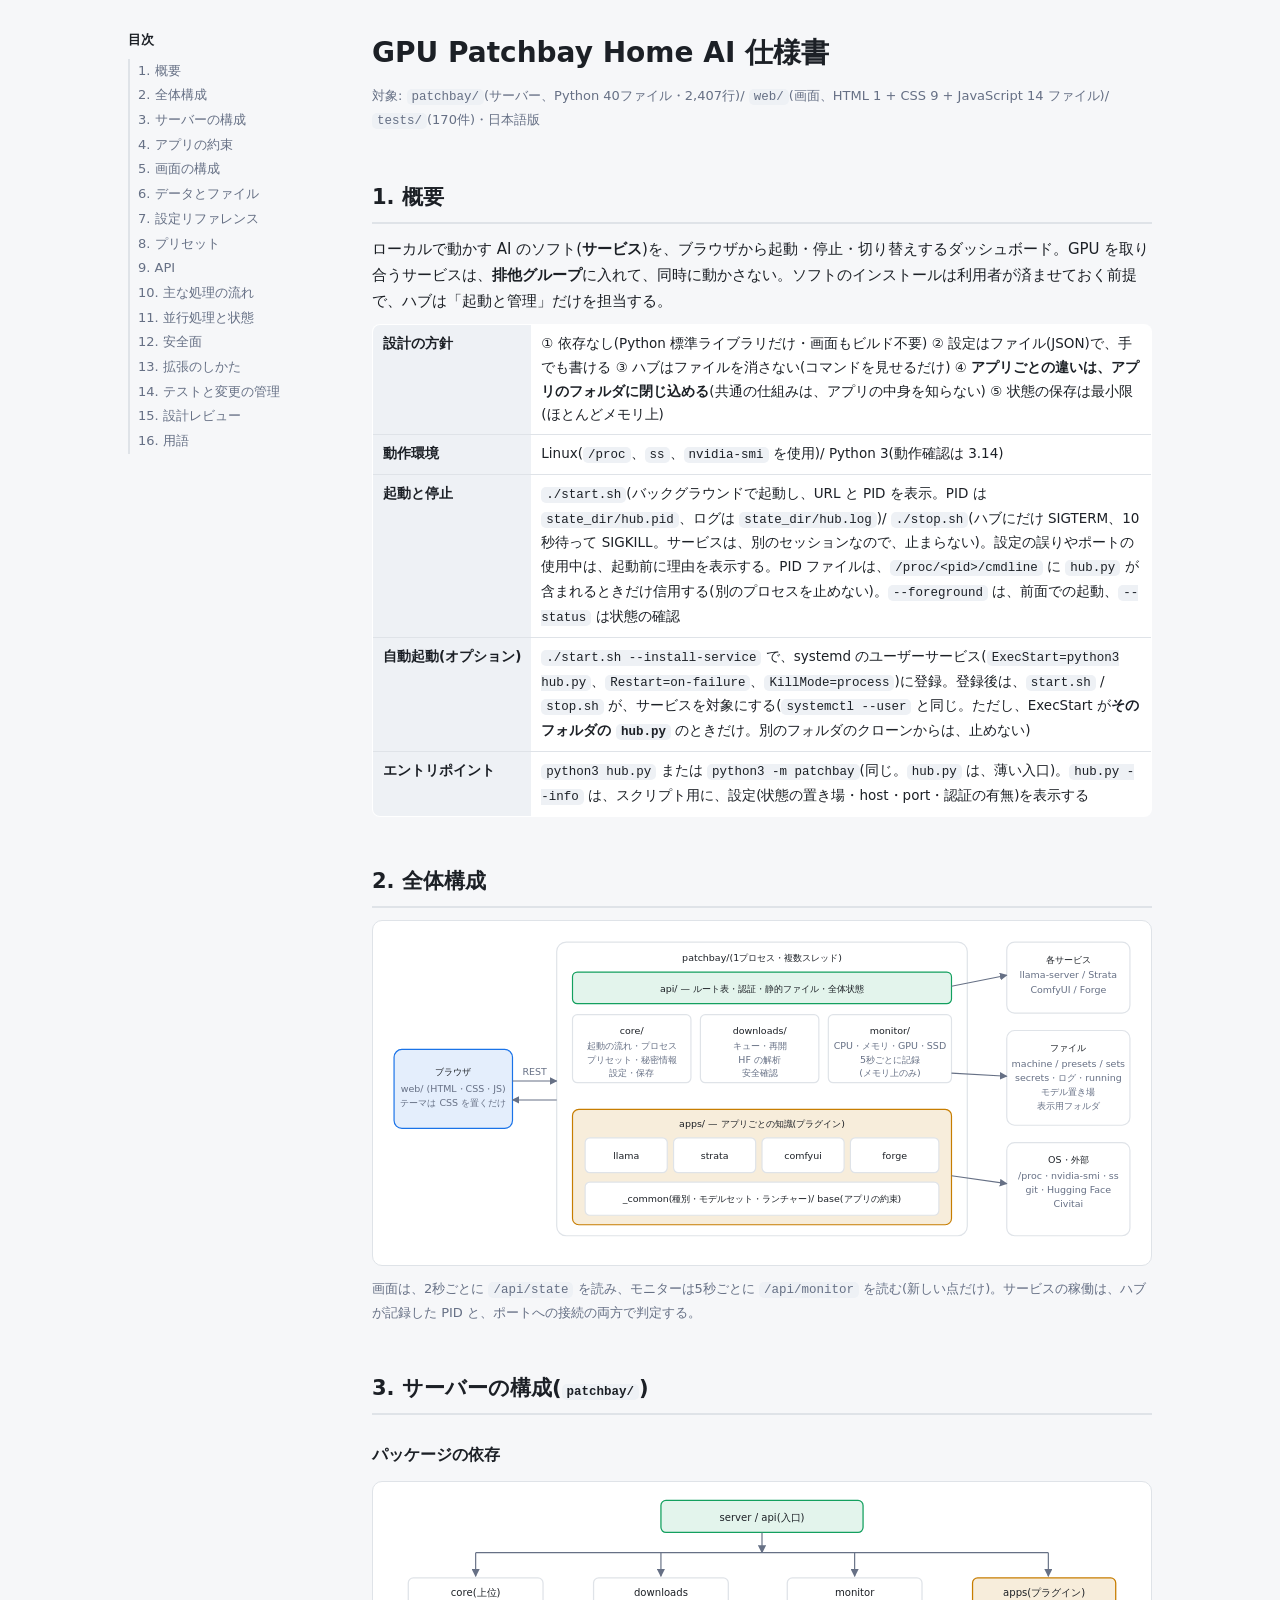
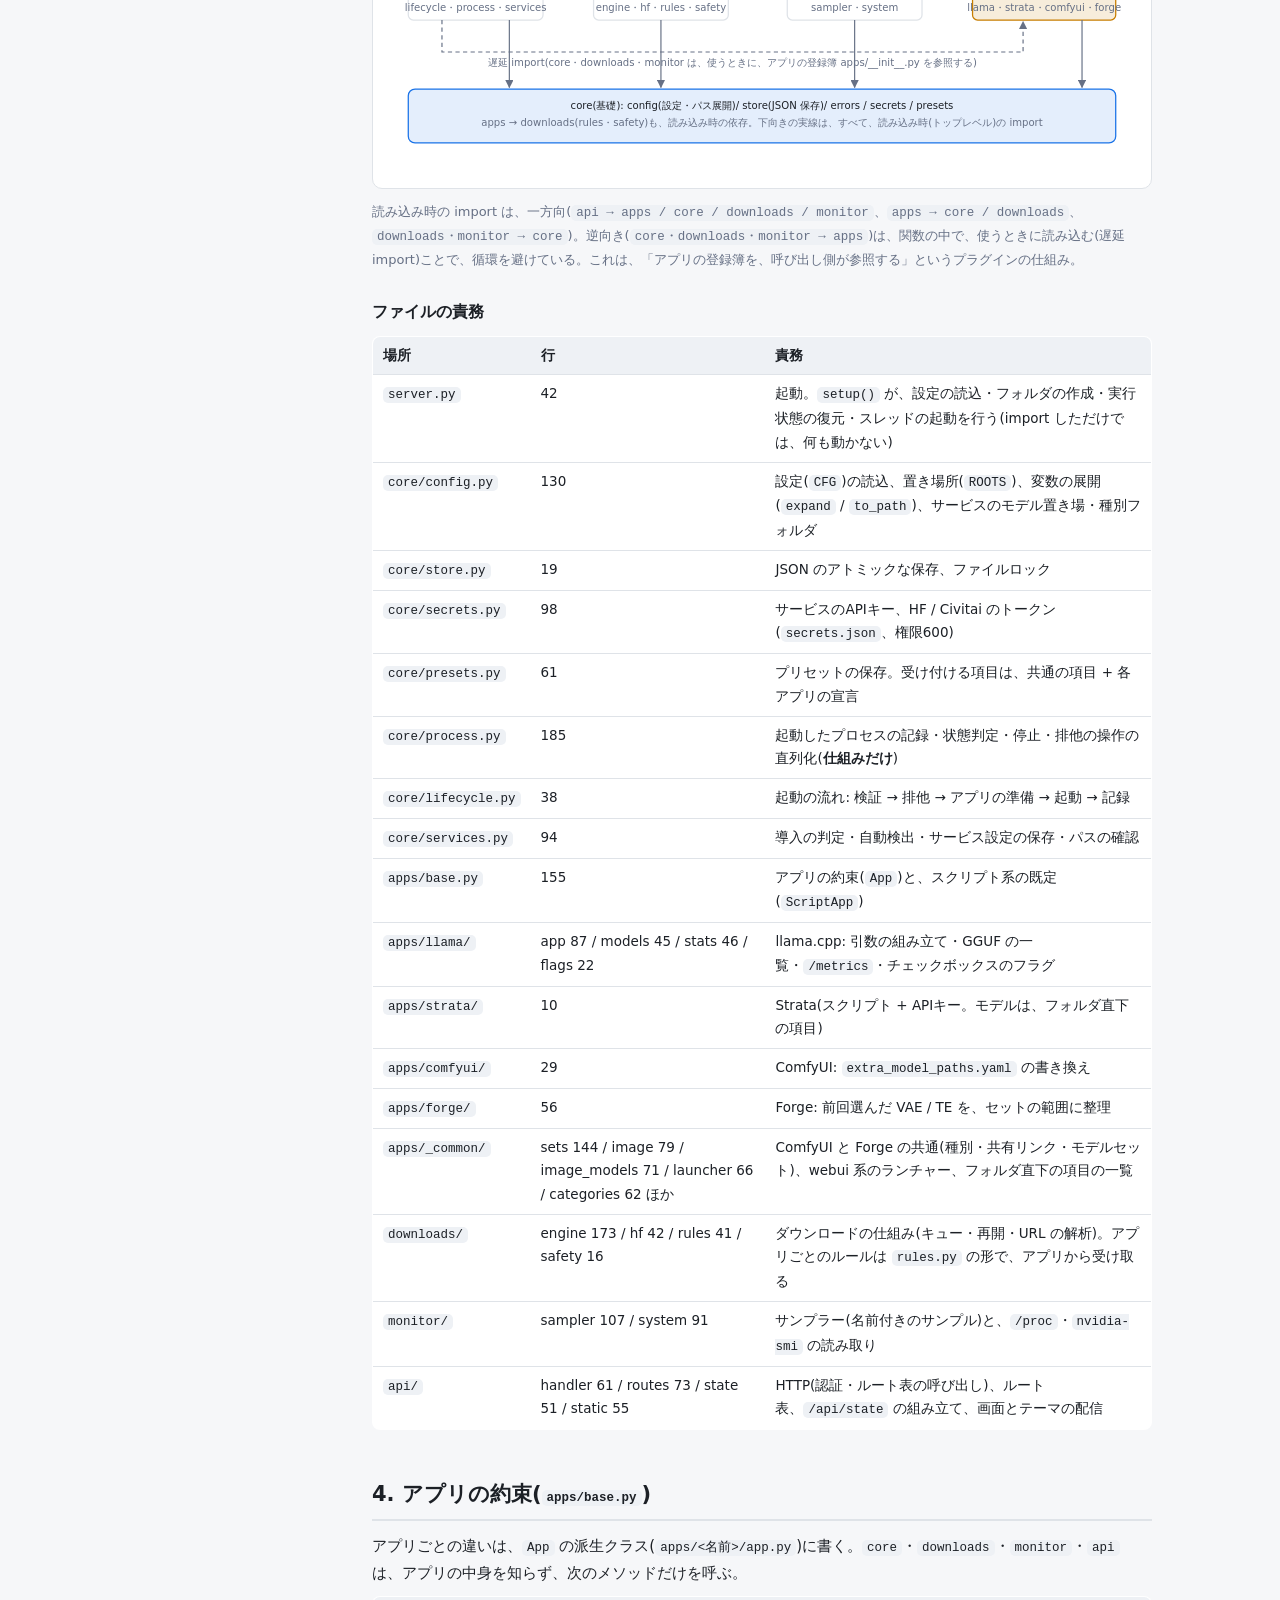
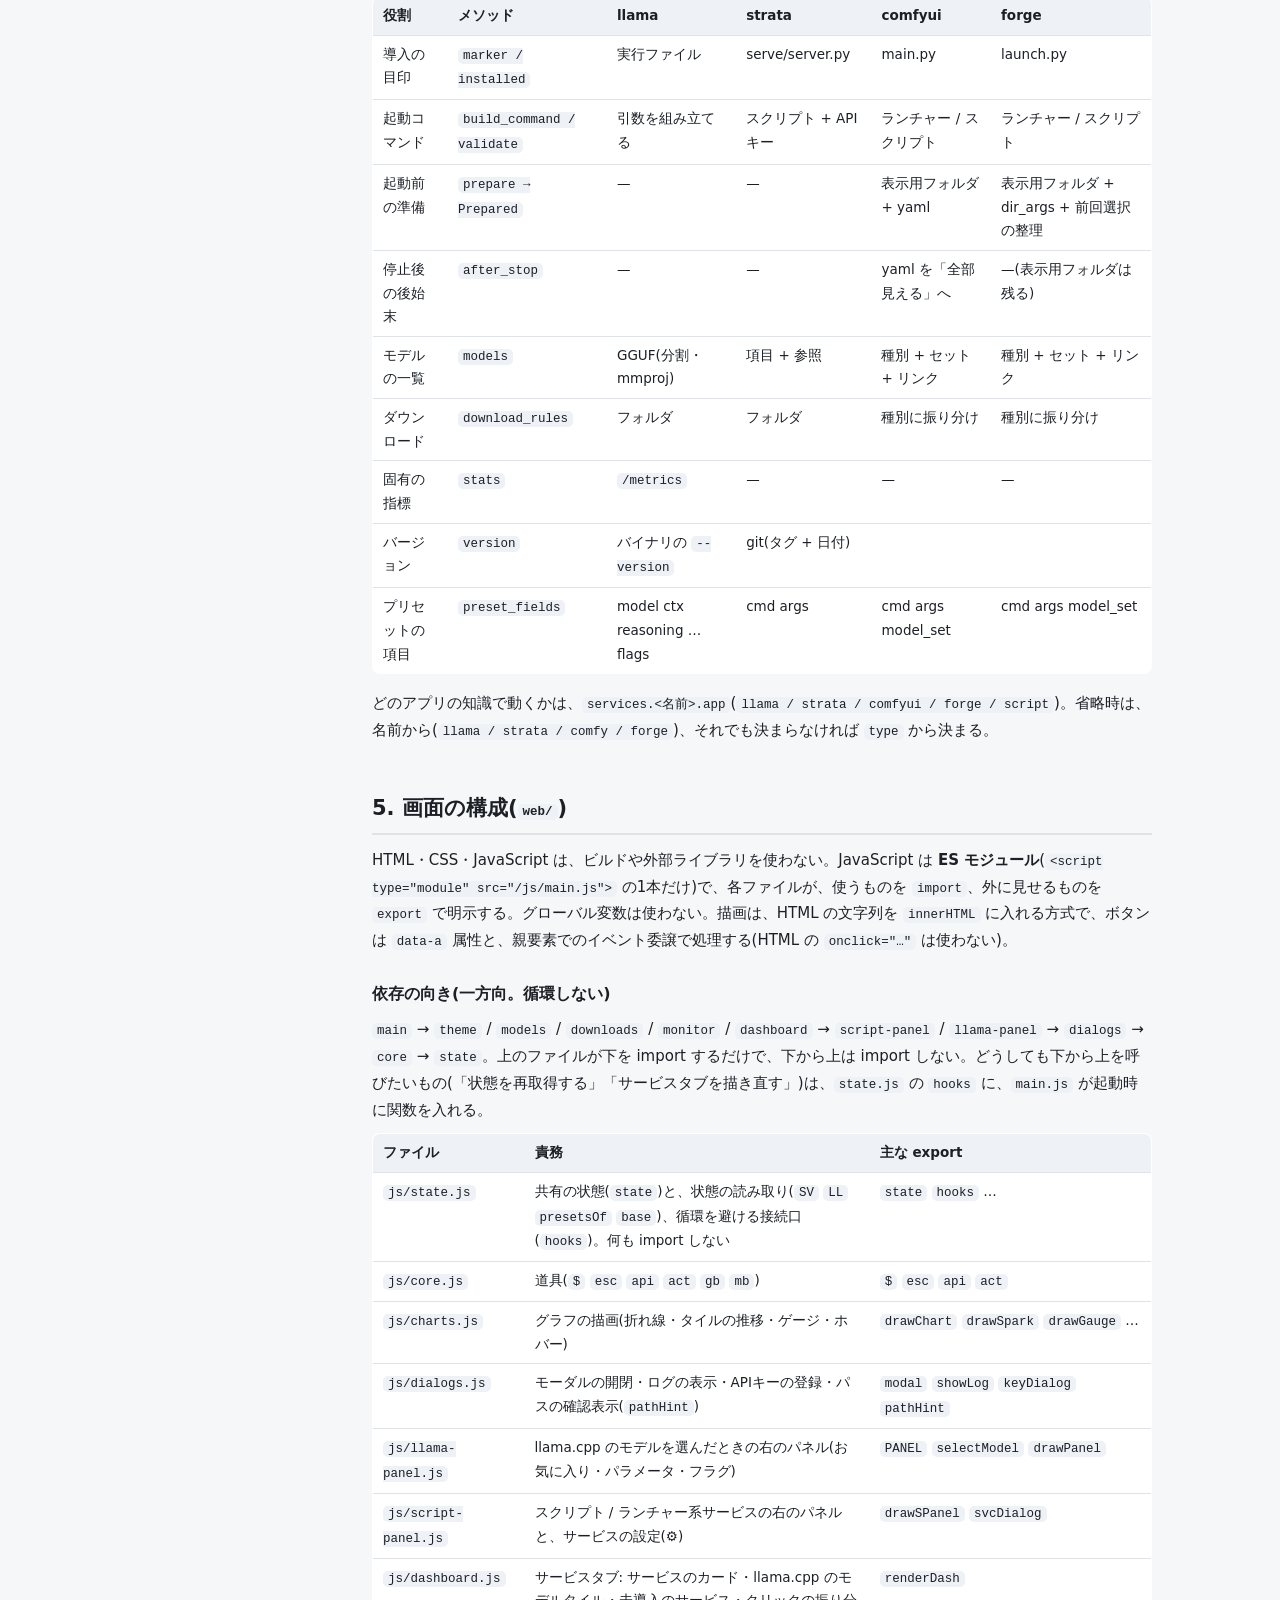
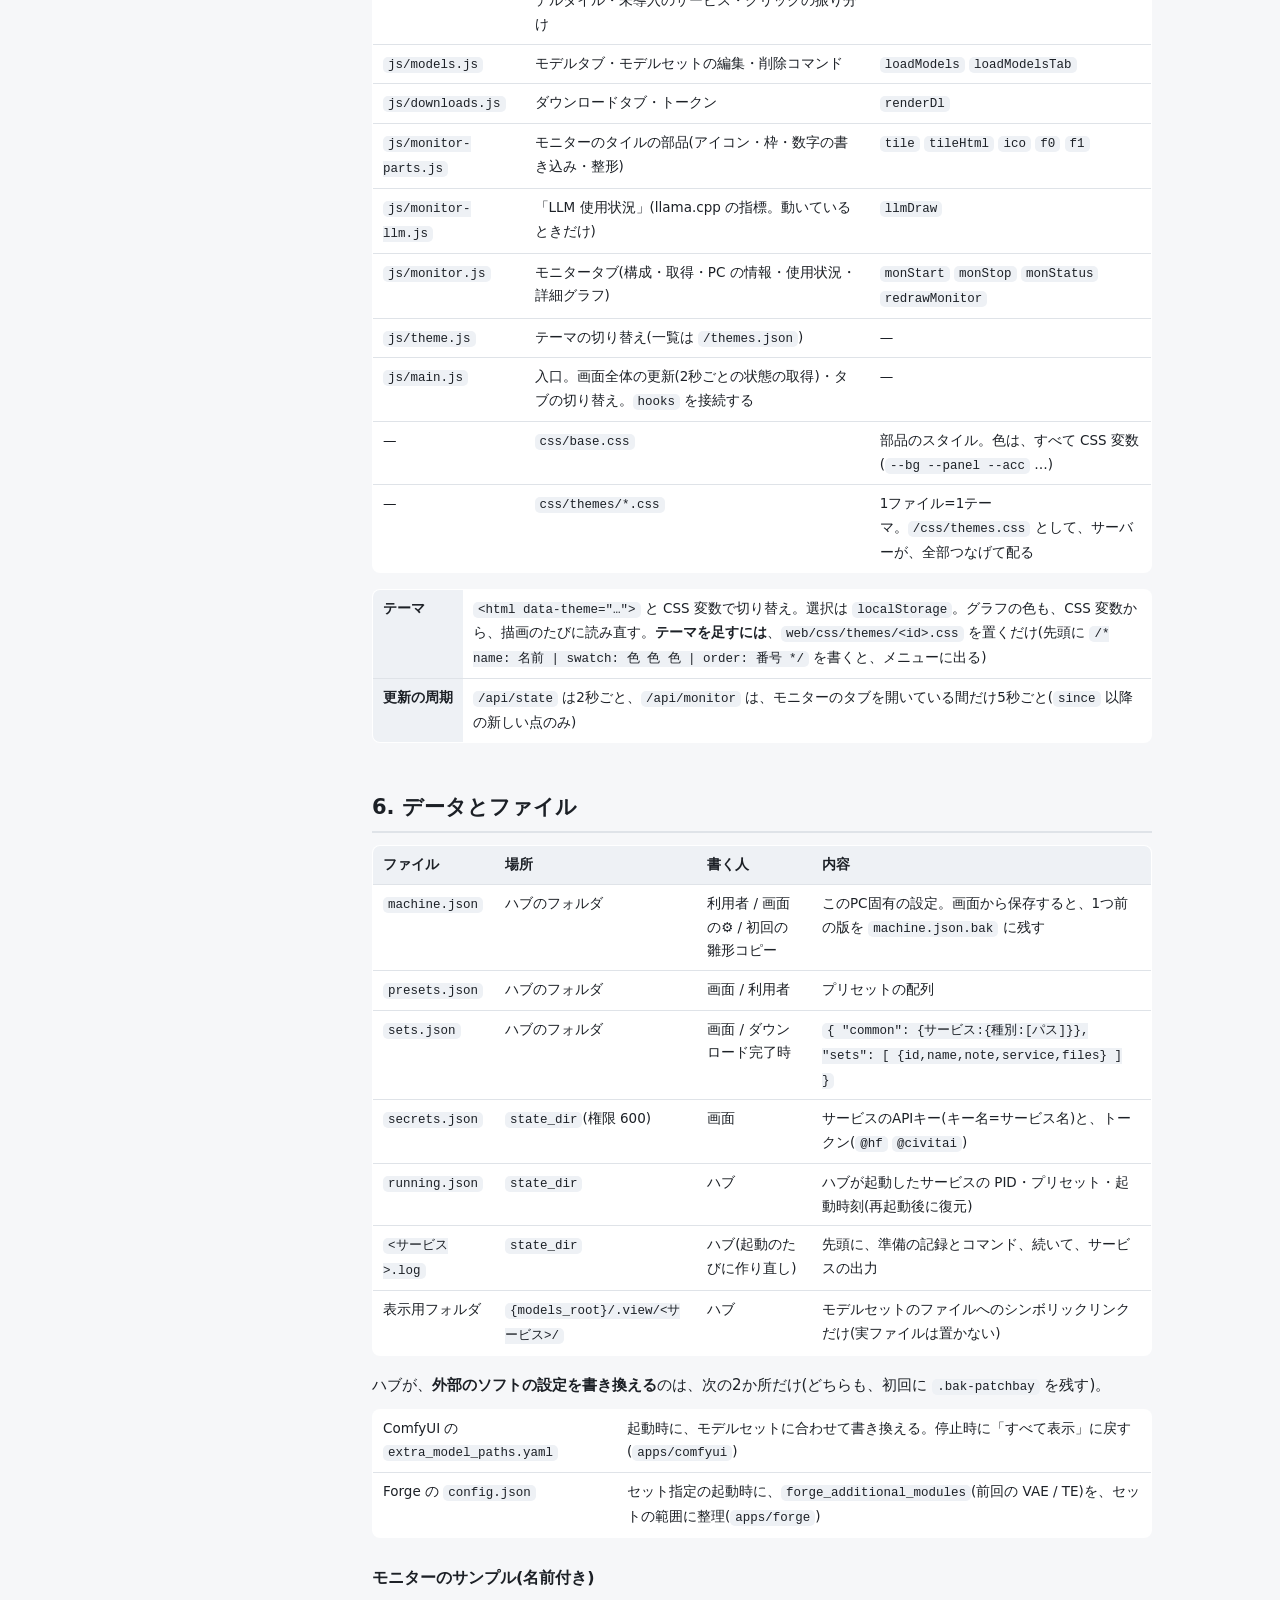
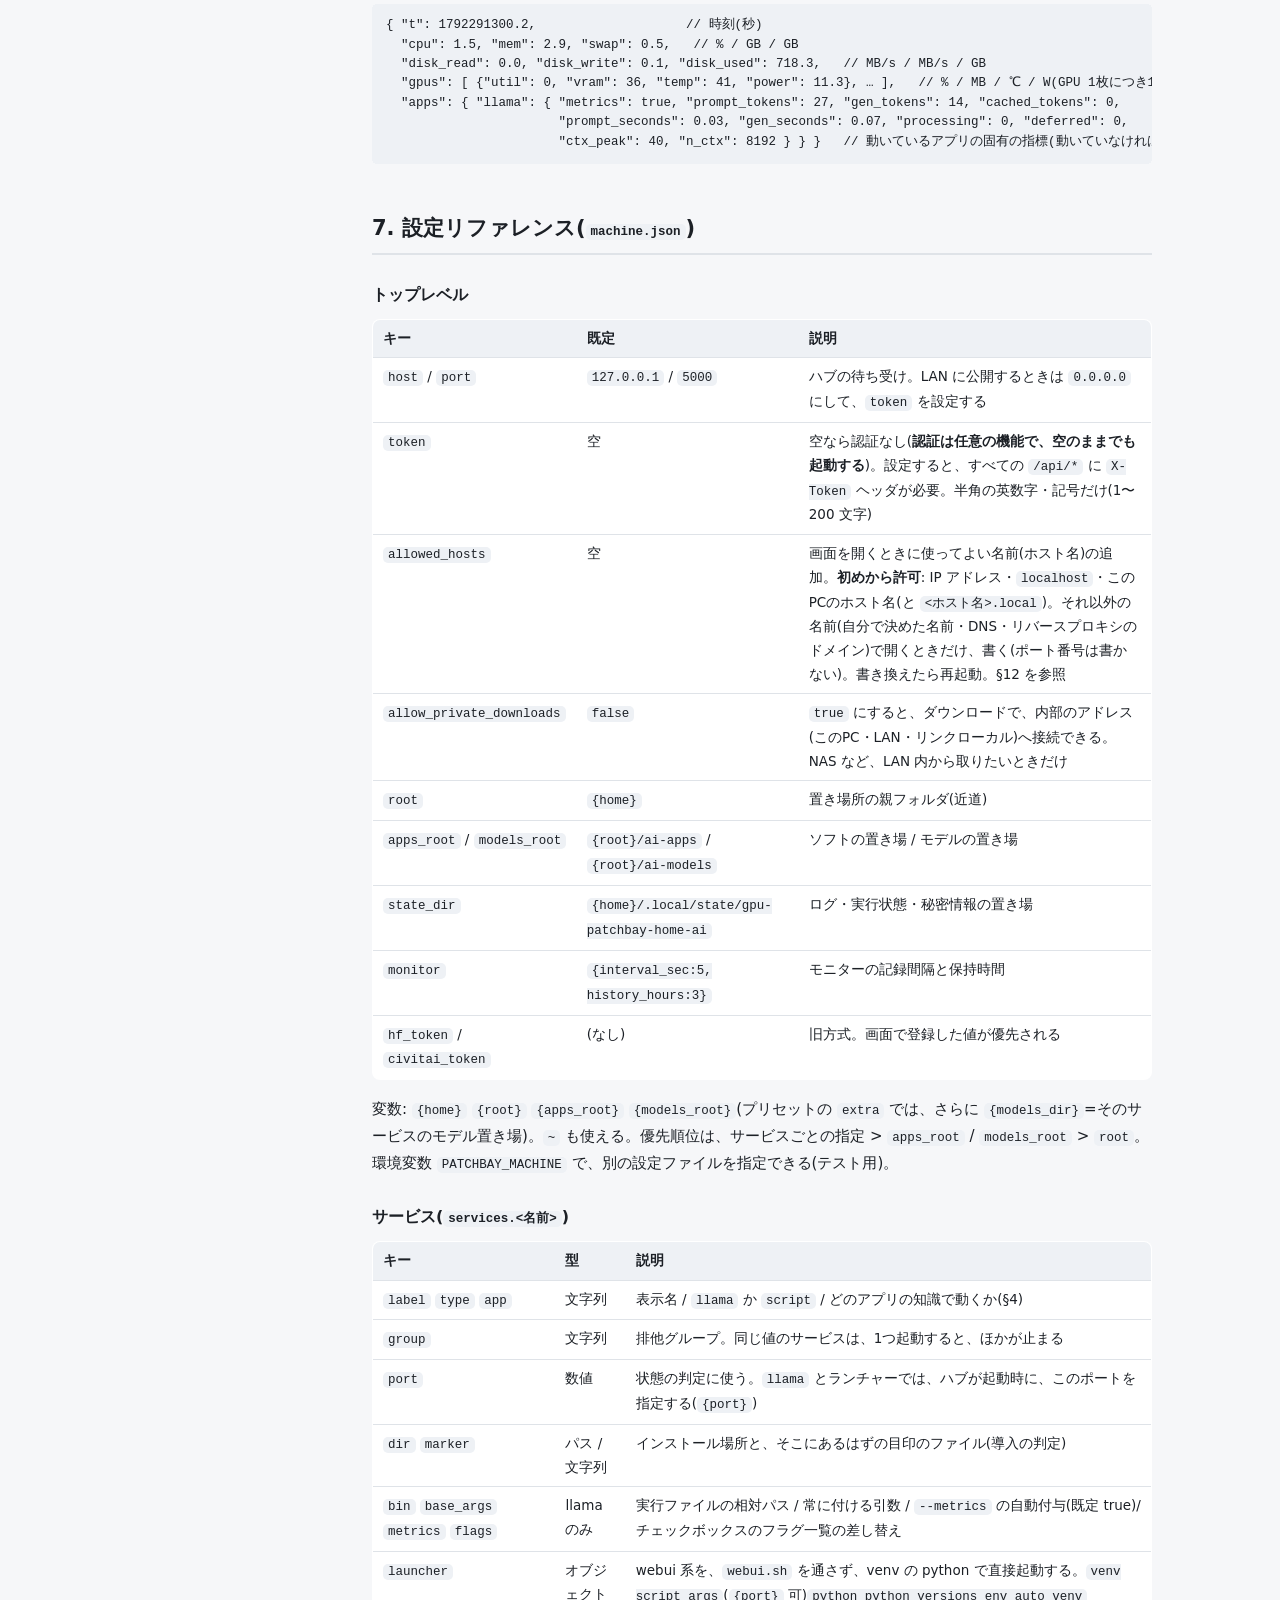
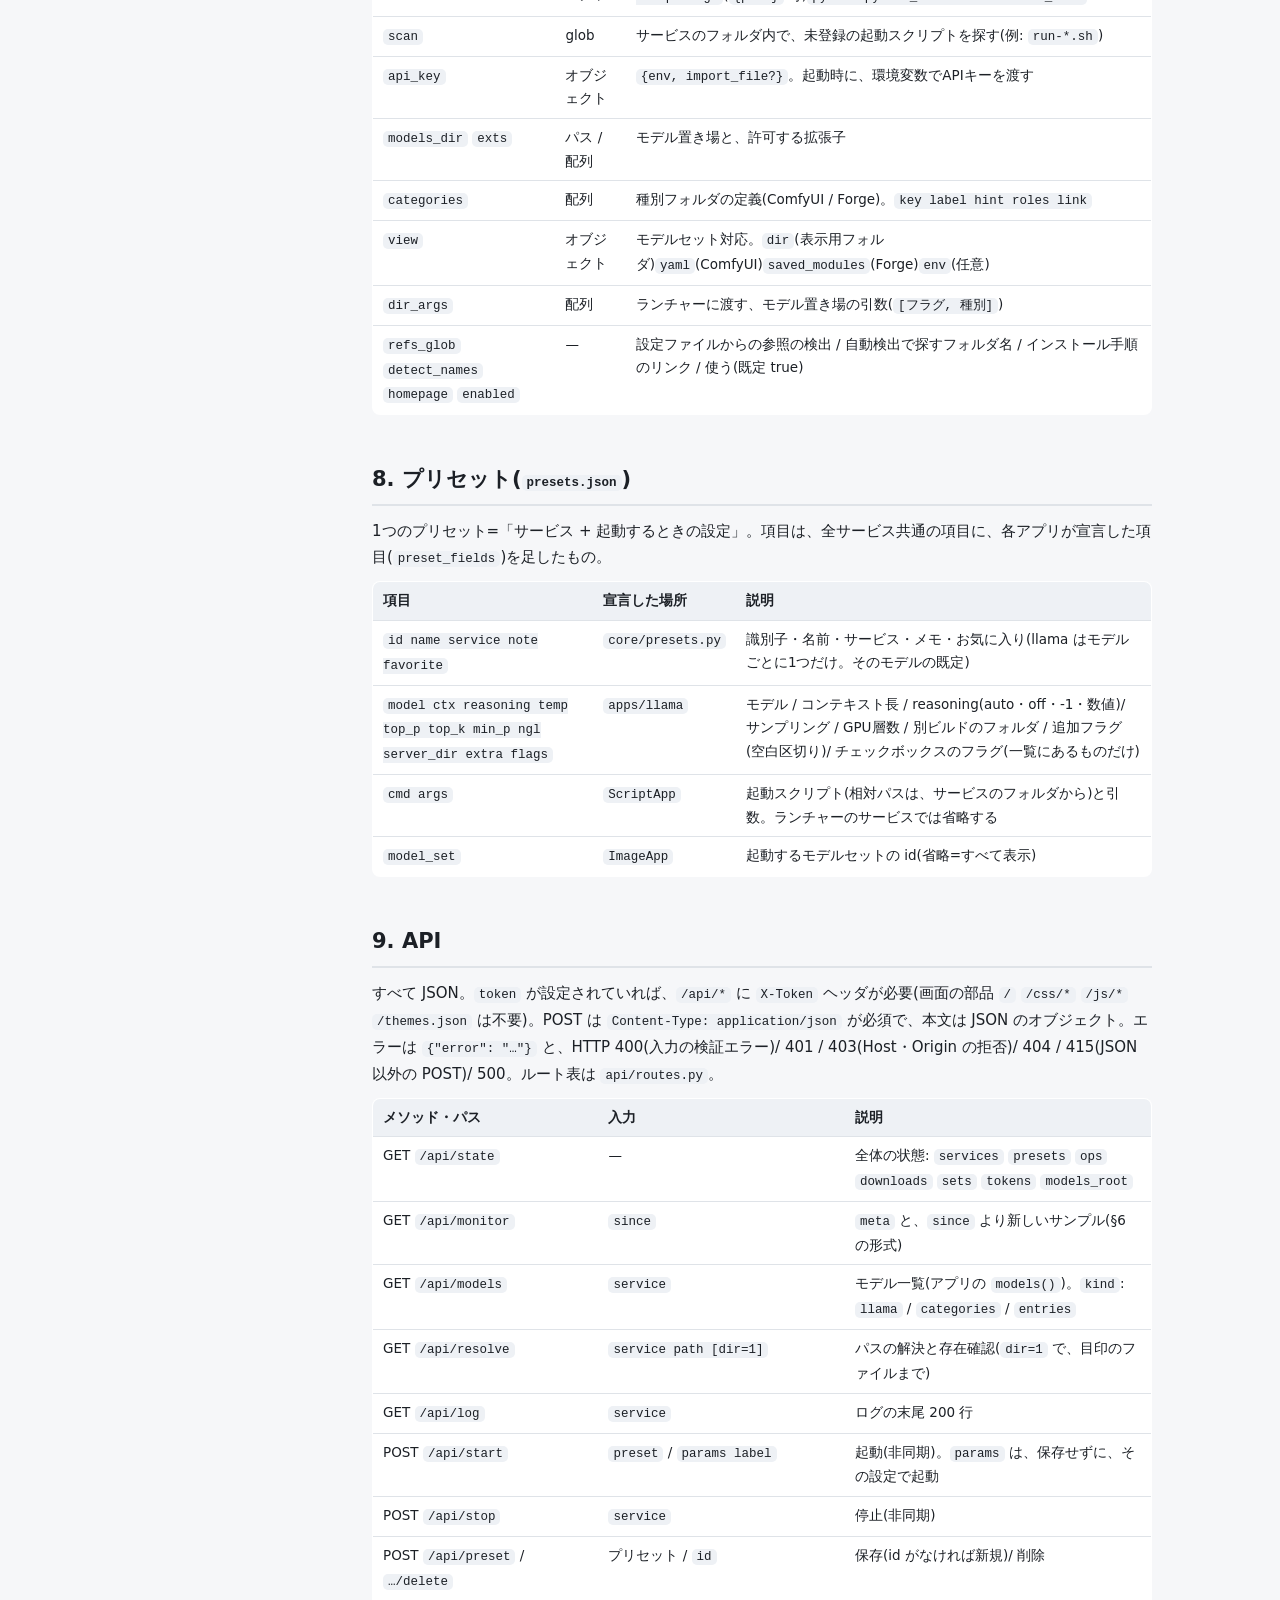
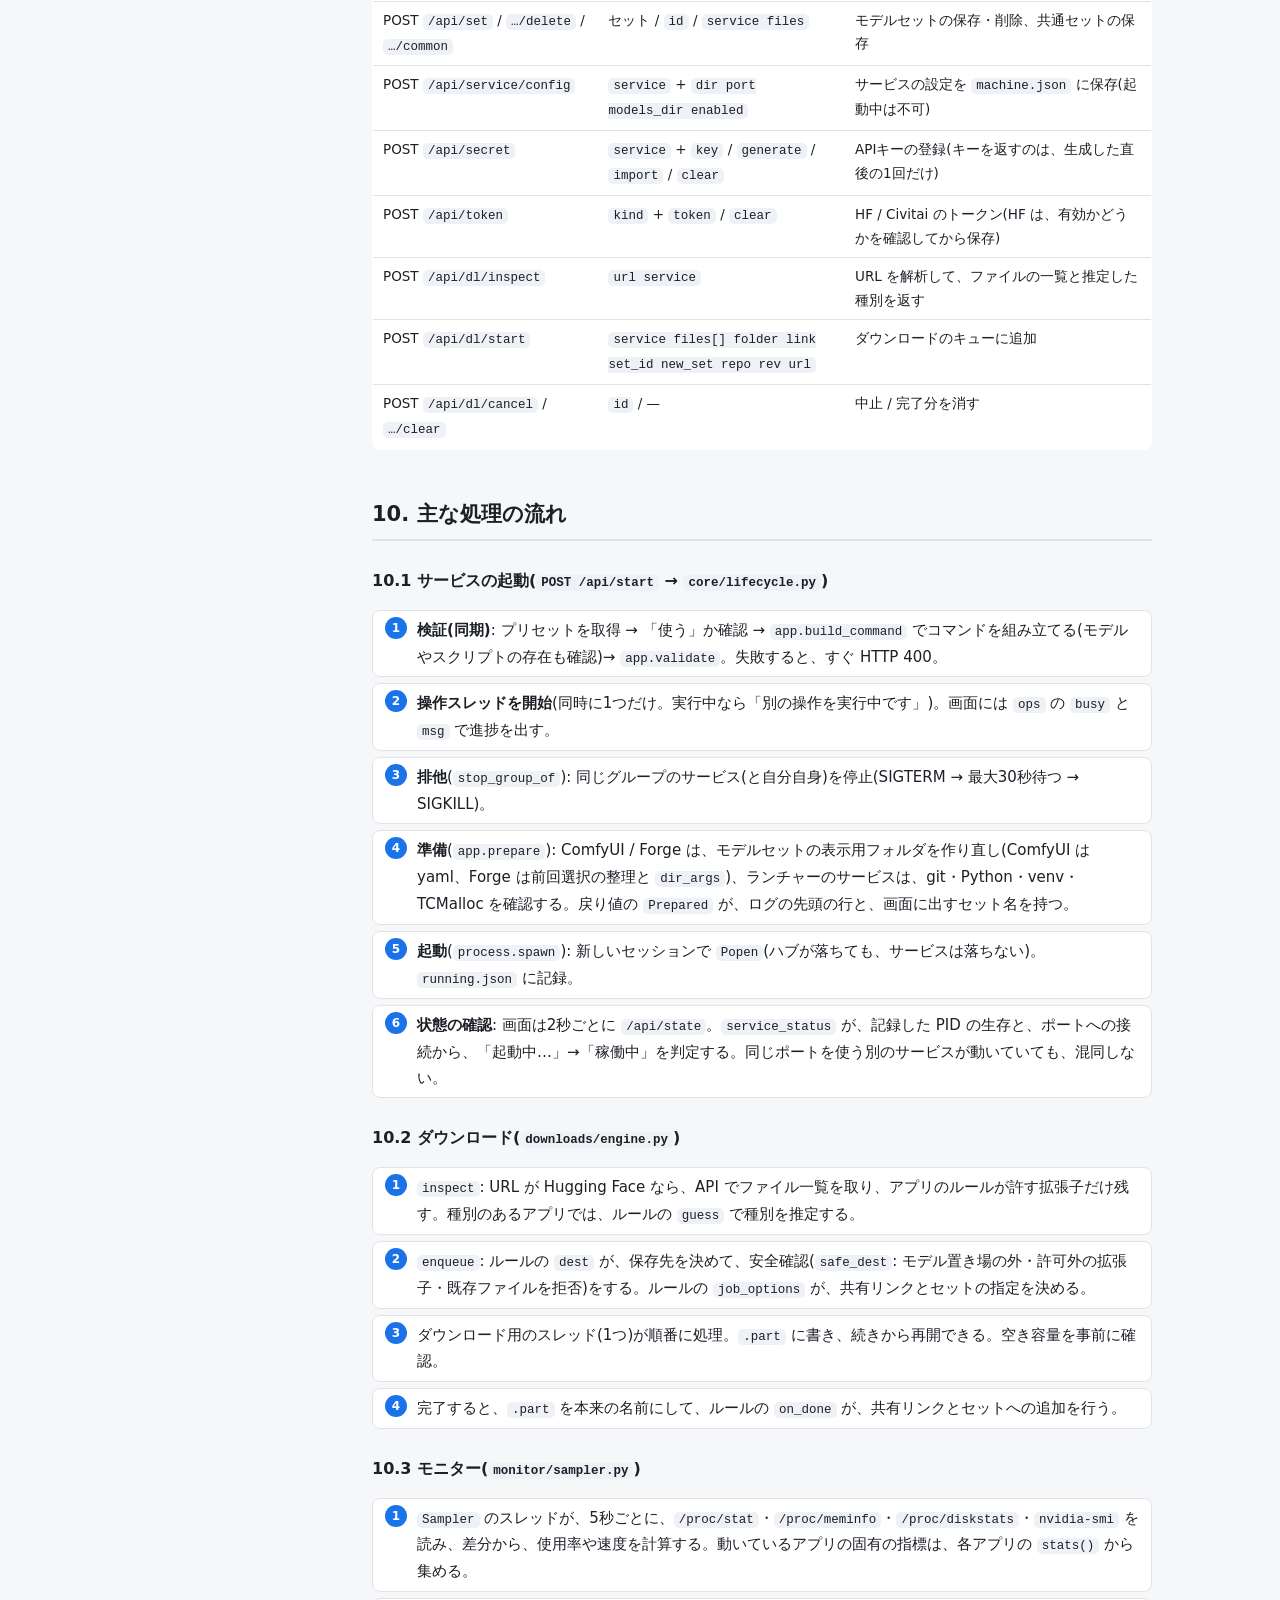
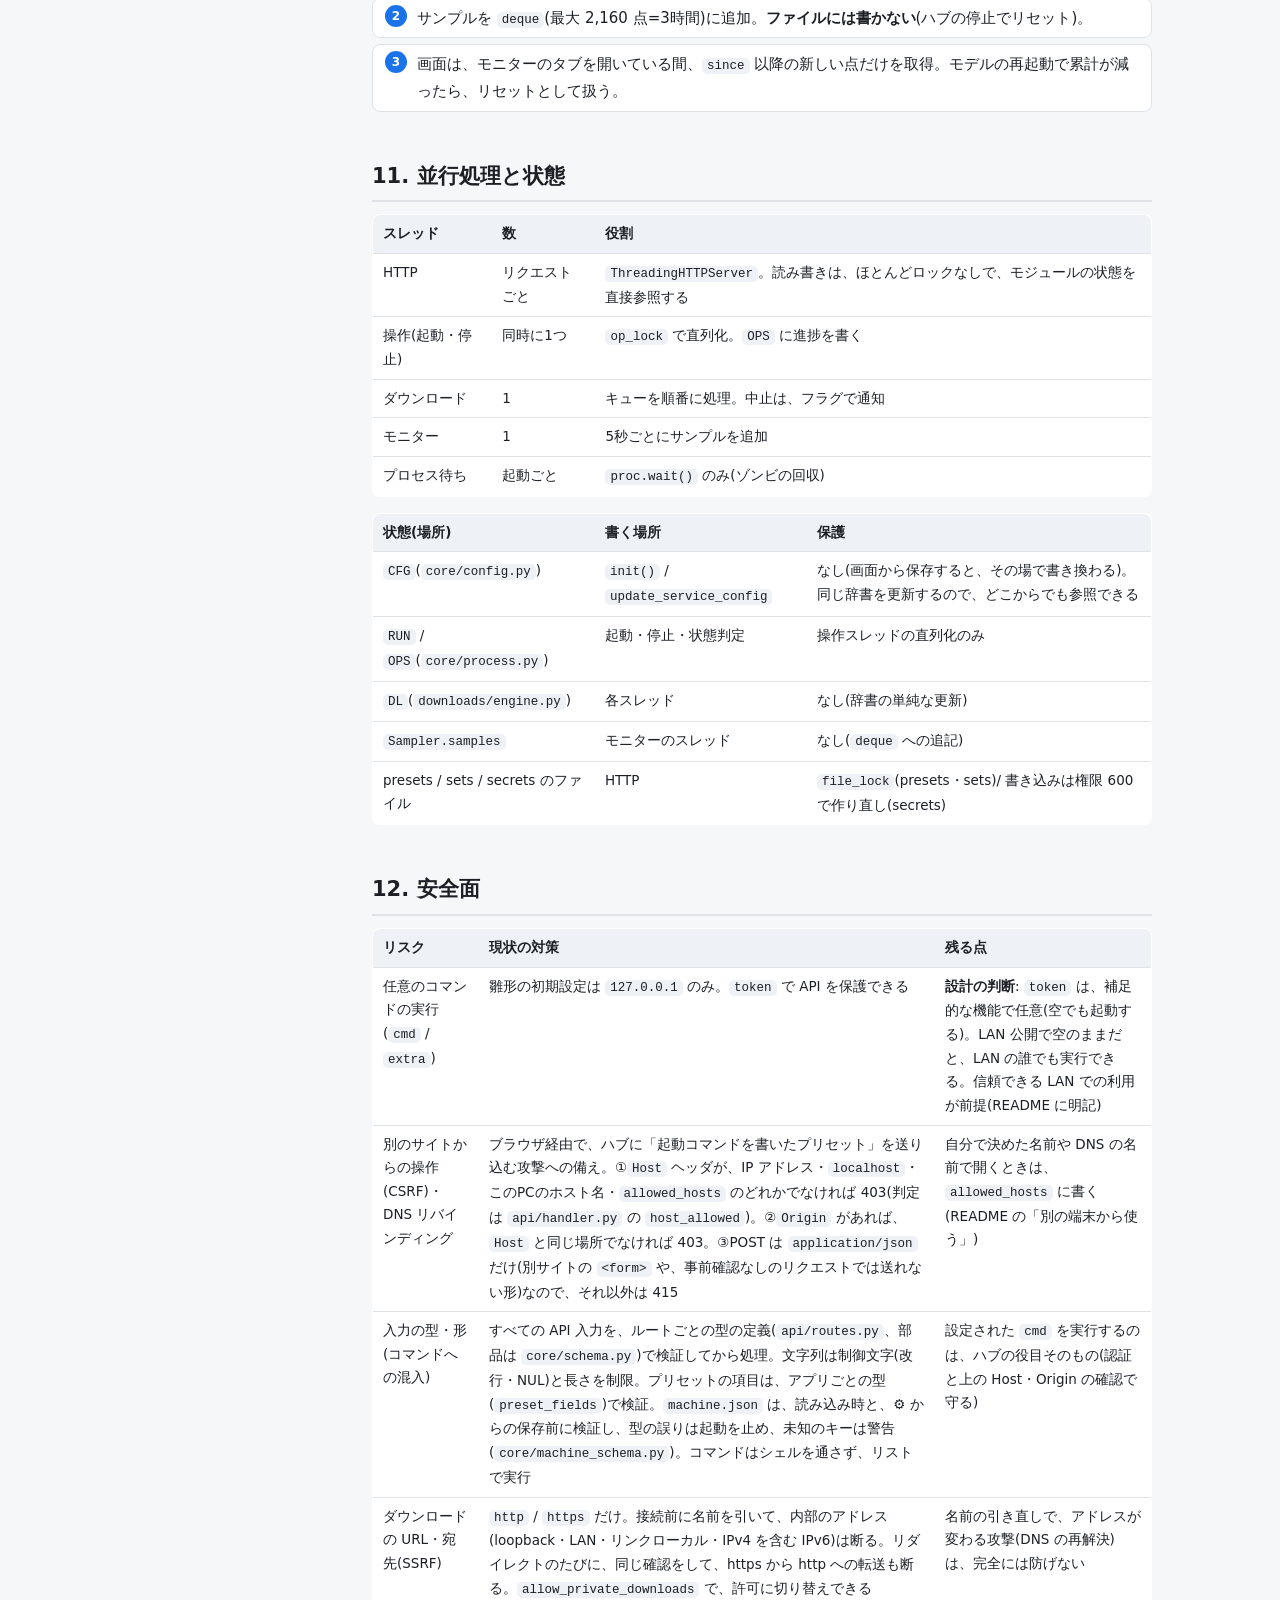
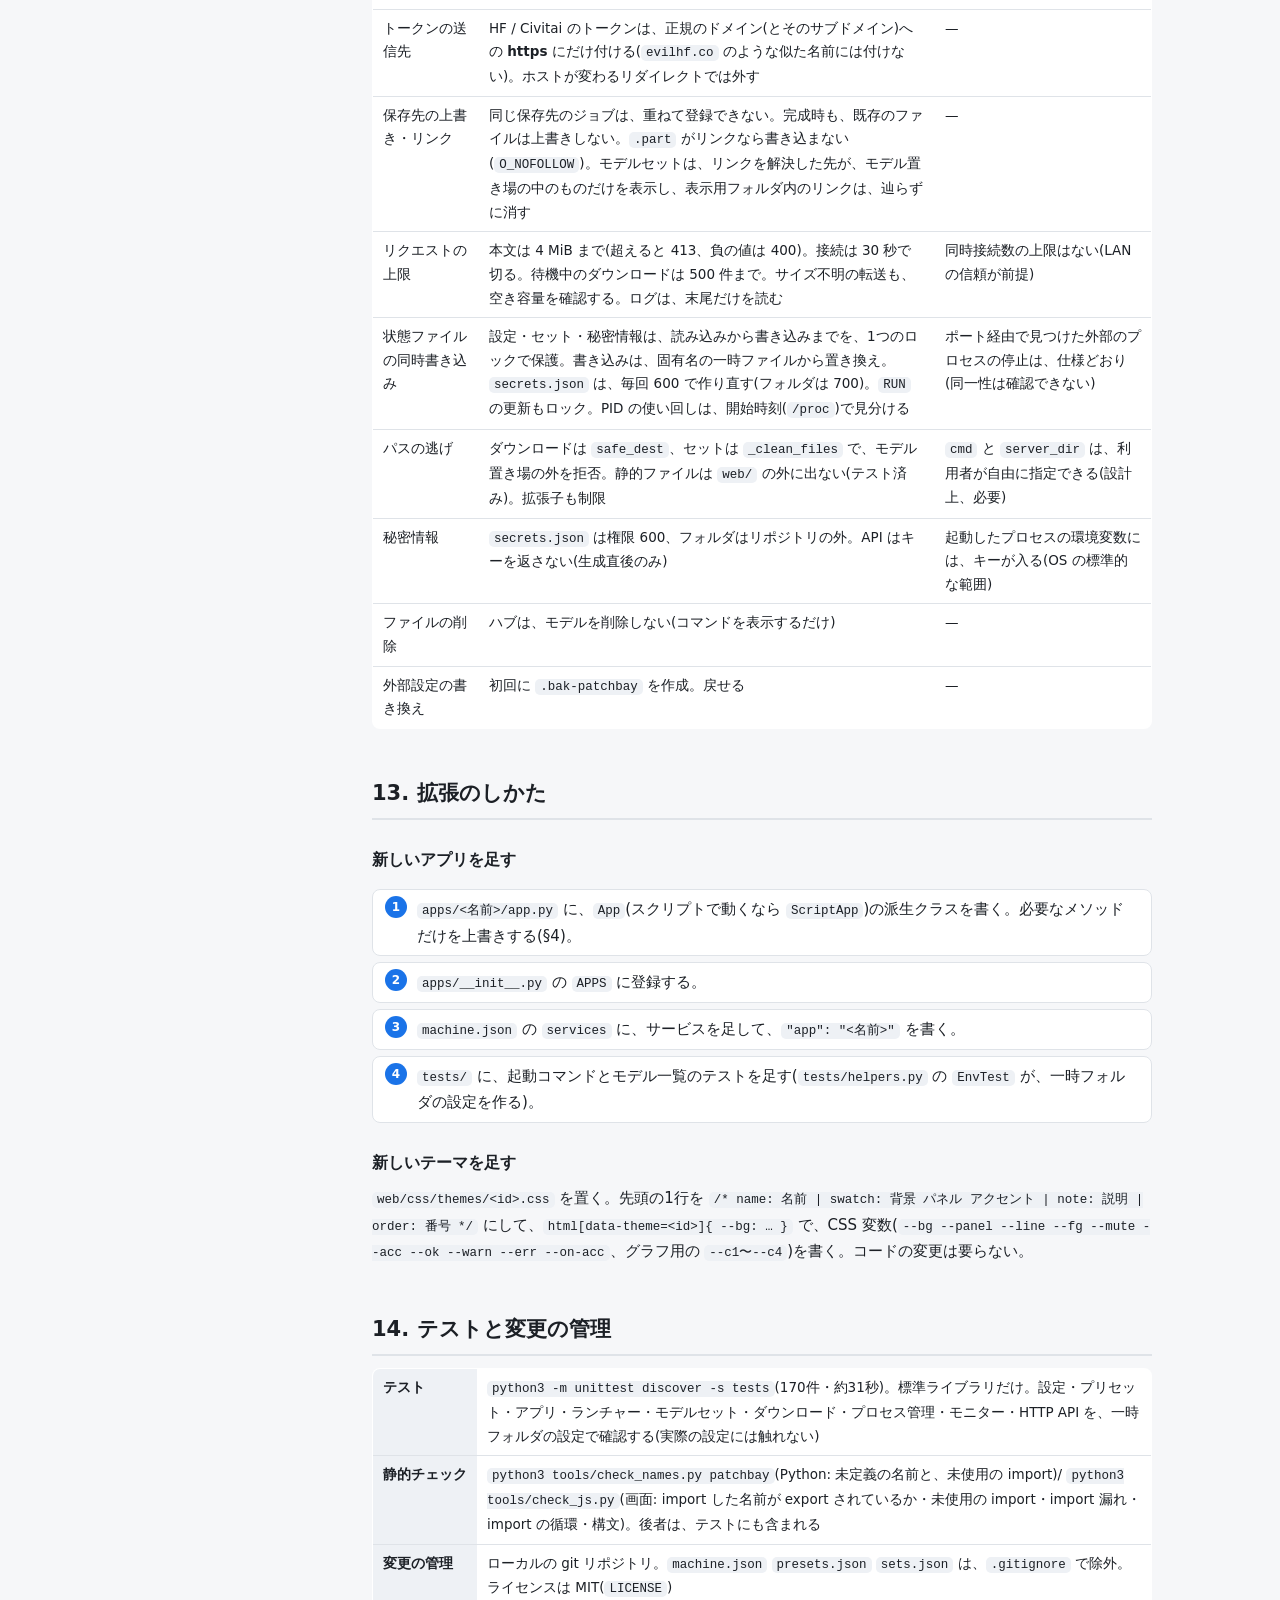
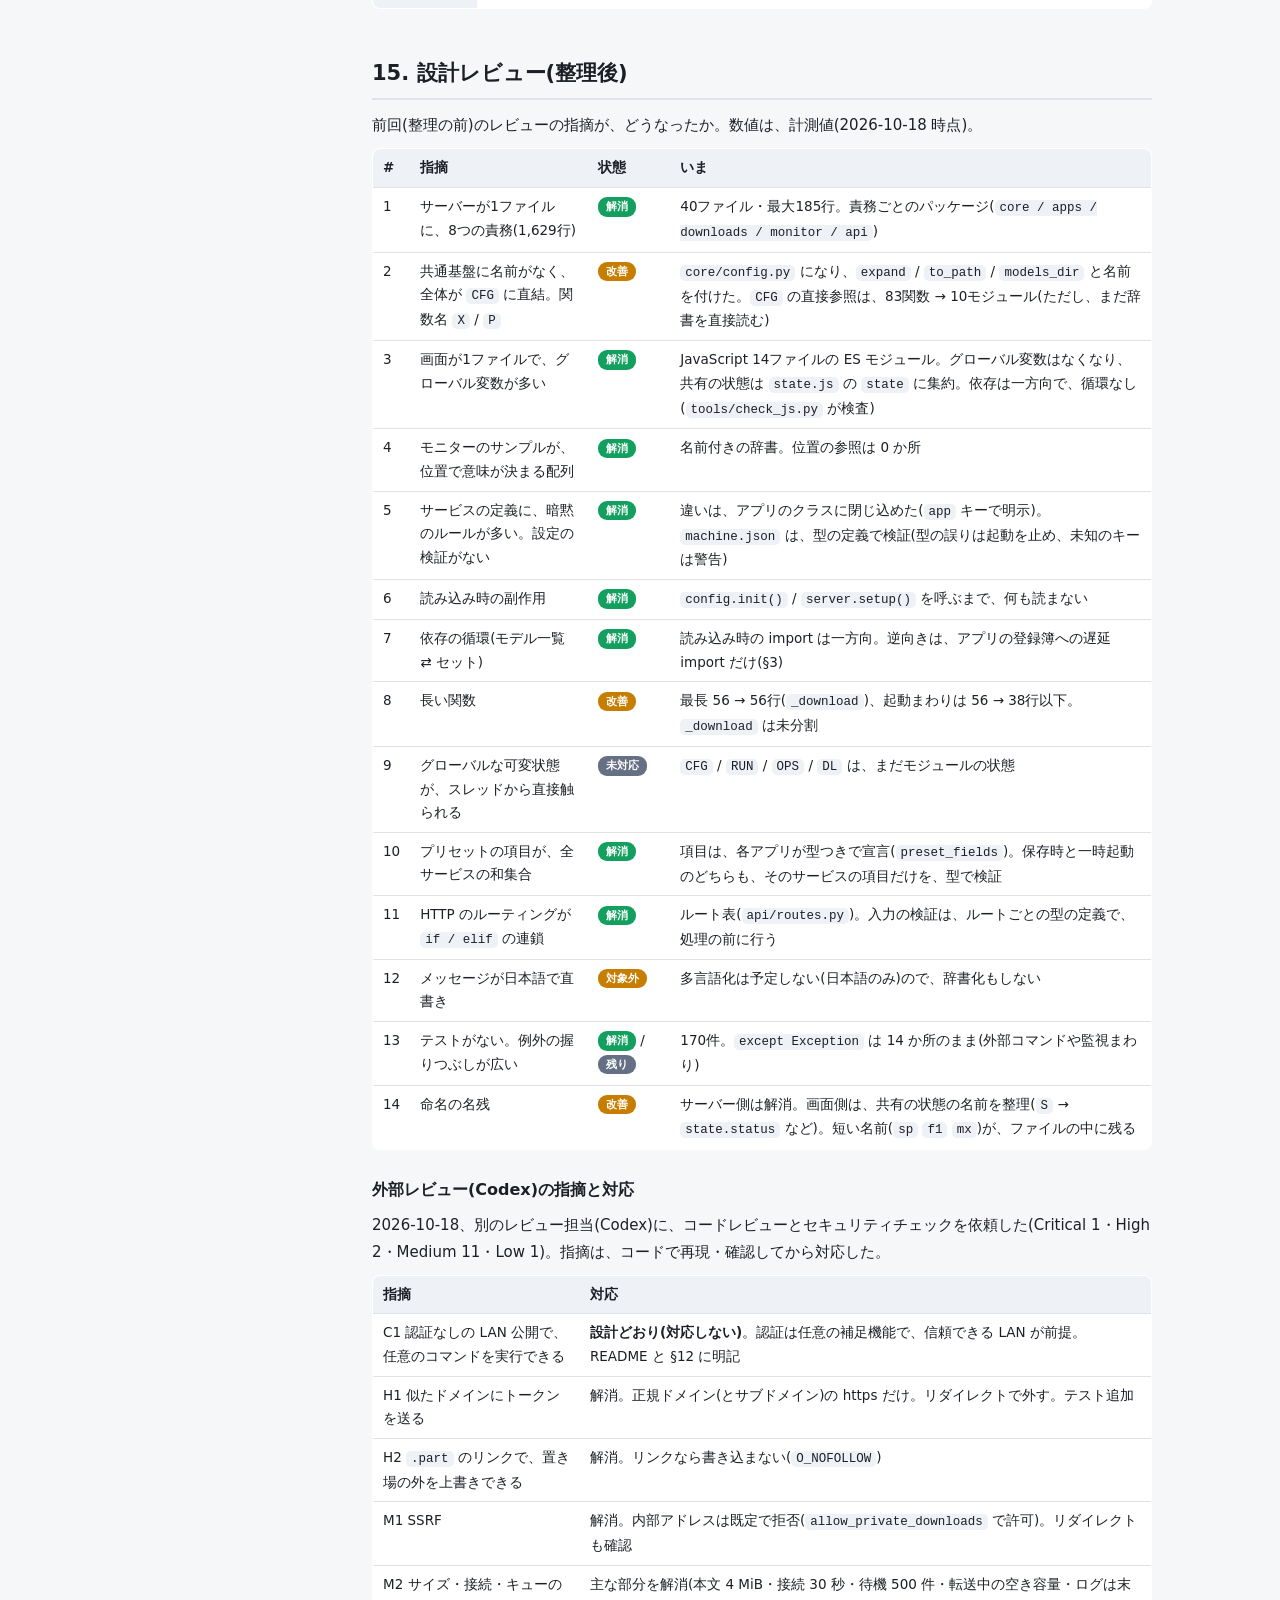
<file: docs/spec.html>
<!doctype html>
<html lang="ja">
<head>
<meta charset="utf-8">
<meta name="viewport" content="width=device-width, initial-scale=1">
<title>GPU Patchbay Home AI 仕様書</title>
<style>
:root{--bg:#f6f7f9;--panel:#fff;--line:#dfe3e8;--fg:#1c2026;--mute:#667085;--acc:#1a73e8;--ok:#13a05f;--warn:#c77d00;--err:#d4313f;--code:#eef1f5}
@media (prefers-color-scheme: dark){:root{--bg:#14161a;--panel:#1d2026;--line:#2c313a;--fg:#e6e8eb;--mute:#8b93a1;--acc:#4f9dff;--ok:#3ecf8e;--warn:#f5a524;--err:#f0616d;--code:#262a31}}
*{box-sizing:border-box}
body{margin:0;background:var(--bg);color:var(--fg);font:15px/1.75 system-ui,"Noto Sans JP",sans-serif}
.wrap{max-width:1060px;margin:0 auto;padding:28px 18px 80px;display:grid;grid-template-columns:210px 1fr;gap:34px}
nav{position:sticky;top:20px;align-self:start;font-size:13px;line-height:1.9}
nav b{display:block;margin-bottom:6px}
nav a{display:block;color:var(--mute);text-decoration:none;padding:0 8px;border-left:2px solid var(--line)}
nav a:hover{color:var(--acc);border-color:var(--acc)}
main{min-width:0}
h1{font-size:28px;margin:0 0 4px}h2{font-size:21px;margin:46px 0 12px;padding-bottom:6px;border-bottom:2px solid var(--line)}
h3{font-size:16px;margin:26px 0 8px}
p{margin:8px 0}.sub{color:var(--mute);font-size:13px}
table{width:100%;border-collapse:collapse;margin:10px 0 16px;font-size:13.5px;background:var(--panel);border:1px solid var(--line);border-radius:8px;overflow:hidden}
th,td{padding:7px 10px;border-bottom:1px solid var(--line);text-align:left;vertical-align:top}
th{background:var(--code);font-weight:600;white-space:nowrap}
tr:last-child td{border-bottom:0}
code,pre{font-family:ui-monospace,SFMono-Regular,Menlo,monospace;font-size:12.5px;background:var(--code);border-radius:5px}
code{padding:1px 5px}pre{padding:12px 14px;overflow:auto;line-height:1.55}
.card{background:var(--panel);border:1px solid var(--line);border-radius:10px;padding:14px 18px;margin:12px 0}
.tag{display:inline-block;font-size:11px;padding:0 8px;border-radius:9px;color:#fff;vertical-align:middle;font-weight:600;white-space:nowrap}
.hi{background:var(--err)}.mid{background:var(--warn)}.lo{background:var(--mute)}.good{background:var(--ok)}
.svgbox{background:var(--panel);border:1px solid var(--line);border-radius:10px;padding:10px;margin:12px 0;overflow:auto}
svg text{fill:var(--fg);font:12px system-ui,"Noto Sans JP",sans-serif}svg .m{fill:var(--mute)}
svg .b{fill:var(--panel);stroke:var(--line);stroke-width:1.5}svg .a{fill:none;stroke:var(--mute);stroke-width:1.4;marker-end:url(#ah)}
svg .lz{fill:none;stroke:var(--mute);stroke-width:1.4;stroke-dasharray:5 4;marker-end:url(#ah)}
svg .acc{fill:color-mix(in srgb,var(--acc) 12%,var(--panel));stroke:var(--acc)}svg .okb{fill:color-mix(in srgb,var(--ok) 12%,var(--panel));stroke:var(--ok)}
svg .wb{fill:color-mix(in srgb,var(--warn) 14%,var(--panel));stroke:var(--warn)}
ol.flow{counter-reset:s;list-style:none;padding:0}ol.flow li{counter-increment:s;margin:6px 0;padding:6px 12px 6px 44px;position:relative;background:var(--panel);border:1px solid var(--line);border-radius:8px}
ol.flow li::before{content:counter(s);position:absolute;left:12px;top:6px;width:22px;height:22px;border-radius:50%;background:var(--acc);color:#fff;font-size:12px;text-align:center;line-height:22px;font-weight:700}
@media(max-width:800px){.wrap{grid-template-columns:1fr}nav{position:static}}
</style>
</head>
<body>
<div class="wrap">
<nav>
  <b>目次</b>
  <a href="#overview">1. 概要</a><a href="#arch">2. 全体構成</a><a href="#modules">3. サーバーの構成</a><a href="#apps">4. アプリの約束</a><a href="#front">5. 画面の構成</a>
  <a href="#data">6. データとファイル</a><a href="#config">7. 設定リファレンス</a><a href="#preset">8. プリセット</a><a href="#api">9. API</a>
  <a href="#flows">10. 主な処理の流れ</a><a href="#threads">11. 並行処理と状態</a><a href="#security">12. 安全面</a>
  <a href="#howto">13. 拡張のしかた</a><a href="#test">14. テストと変更の管理</a><a href="#review">15. 設計レビュー</a><a href="#glossary">16. 用語</a>
</nav>
<main>
<h1>GPU Patchbay Home AI 仕様書</h1>
<p class="sub">対象: <code>patchbay/</code>(サーバー、Python 40ファイル・2,407行)/ <code>web/</code>(画面、HTML 1 + CSS 9 + JavaScript 14 ファイル)/ <code>tests/</code>(170件)・日本語版</p>

<h2 id="overview">1. 概要</h2>
<p>ローカルで動かす AI のソフト(<b>サービス</b>)を、ブラウザから起動・停止・切り替えするダッシュボード。GPU を取り合うサービスは、<b>排他グループ</b>に入れて、同時に動かさない。ソフトのインストールは利用者が済ませておく前提で、ハブは「起動と管理」だけを担当する。</p>
<table>
<tr><th>設計の方針</th><td>① 依存なし(Python 標準ライブラリだけ・画面もビルド不要) ② 設定はファイル(JSON)で、手でも書ける ③ ハブはファイルを消さない(コマンドを見せるだけ) ④ <b>アプリごとの違いは、アプリのフォルダに閉じ込める</b>(共通の仕組みは、アプリの中身を知らない) ⑤ 状態の保存は最小限(ほとんどメモリ上)</td></tr>
<tr><th>動作環境</th><td>Linux(<code>/proc</code>、<code>ss</code>、<code>nvidia-smi</code> を使用)/ Python 3(動作確認は 3.14)</td></tr>
<tr><th>起動と停止</th><td><code>./start.sh</code>(バックグラウンドで起動し、URL と PID を表示。PID は <code>state_dir/hub.pid</code>、ログは <code>state_dir/hub.log</code>)/ <code>./stop.sh</code>(ハブにだけ SIGTERM、10 秒待って SIGKILL。サービスは、別のセッションなので、止まらない)。設定の誤りやポートの使用中は、起動前に理由を表示する。PID ファイルは、<code>/proc/&lt;pid&gt;/cmdline</code> に <code>hub.py</code> が含まれるときだけ信用する(別のプロセスを止めない)。<code>--foreground</code> は、前面での起動、<code>--status</code> は状態の確認</td></tr>
<tr><th>自動起動(オプション)</th><td><code>./start.sh --install-service</code> で、systemd のユーザーサービス(<code>ExecStart=python3 hub.py</code>、<code>Restart=on-failure</code>、<code>KillMode=process</code>)に登録。登録後は、<code>start.sh</code> / <code>stop.sh</code> が、サービスを対象にする(<code>systemctl --user</code> と同じ。ただし、ExecStart が<b>そのフォルダの <code>hub.py</code></b> のときだけ。別のフォルダのクローンからは、止めない)</td></tr>
<tr><th>エントリポイント</th><td><code>python3 hub.py</code> または <code>python3 -m patchbay</code>(同じ。<code>hub.py</code> は、薄い入口)。<code>hub.py --info</code> は、スクリプト用に、設定(状態の置き場・host・port・認証の有無)を表示する</td></tr>
</table>

<h2 id="arch">2. 全体構成</h2>
<div class="svgbox">
<svg viewBox="0 0 960 400" width="100%" role="img" aria-label="全体構成図">
<defs><marker id="ah" viewBox="0 0 10 10" refX="9" refY="5" markerWidth="7" markerHeight="7" orient="auto-start-reverse"><path d="M0 0L10 5L0 10z" style="fill:var(--mute)"/></marker></defs>
<rect class="b acc" x="14" y="150" width="150" height="100" rx="10"/><text x="89" y="182" text-anchor="middle" font-weight="700">ブラウザ</text><text class="m" x="89" y="204" text-anchor="middle">web/ (HTML・CSS・JS)</text><text class="m" x="89" y="222" text-anchor="middle">テーマは CSS を置くだけ</text>
<rect class="b" x="220" y="14" width="520" height="372" rx="12"/><text x="480" y="38" text-anchor="middle" font-weight="700">patchbay/(1プロセス・複数スレッド)</text>
<rect class="b okb" x="240" y="52" width="480" height="40" rx="6"/><text x="480" y="77" text-anchor="middle">api/ — ルート表・認証・静的ファイル・全体状態</text>
<rect class="b" x="240" y="106" width="150" height="86" rx="6"/><text x="315" y="130" text-anchor="middle" font-weight="700">core/</text><text class="m" x="315" y="150" text-anchor="middle">起動の流れ・プロセス</text><text class="m" x="315" y="167" text-anchor="middle">プリセット・秘密情報</text><text class="m" x="315" y="184" text-anchor="middle">設定・保存</text>
<rect class="b" x="402" y="106" width="150" height="86" rx="6"/><text x="477" y="130" text-anchor="middle" font-weight="700">downloads/</text><text class="m" x="477" y="150" text-anchor="middle">キュー・再開</text><text class="m" x="477" y="167" text-anchor="middle">HF の解析</text><text class="m" x="477" y="184" text-anchor="middle">安全確認</text>
<rect class="b" x="564" y="106" width="156" height="86" rx="6"/><text x="642" y="130" text-anchor="middle" font-weight="700">monitor/</text><text class="m" x="642" y="150" text-anchor="middle">CPU・メモリ・GPU・SSD</text><text class="m" x="642" y="167" text-anchor="middle">5秒ごとに記録</text><text class="m" x="642" y="184" text-anchor="middle">(メモリ上のみ)</text>
<rect class="b wb" x="240" y="226" width="480" height="146" rx="8"/><text x="480" y="248" text-anchor="middle" font-weight="700">apps/ — アプリごとの知識(プラグイン)</text>
<rect class="b" x="256" y="262" width="104" height="44" rx="6"/><text x="308" y="289" text-anchor="middle">llama</text>
<rect class="b" x="368" y="262" width="104" height="44" rx="6"/><text x="420" y="289" text-anchor="middle">strata</text>
<rect class="b" x="480" y="262" width="104" height="44" rx="6"/><text x="532" y="289" text-anchor="middle">comfyui</text>
<rect class="b" x="592" y="262" width="112" height="44" rx="6"/><text x="648" y="289" text-anchor="middle">forge</text>
<rect class="b" x="256" y="318" width="448" height="42" rx="6"/><text x="480" y="343" text-anchor="middle">_common(種別・モデルセット・ランチャー)/ base(アプリの約束)</text>
<rect class="b" x="790" y="14" width="156" height="90" rx="10"/><text x="868" y="40" text-anchor="middle" font-weight="700">各サービス</text><text class="m" x="868" y="60" text-anchor="middle">llama-server / Strata</text><text class="m" x="868" y="78" text-anchor="middle">ComfyUI / Forge</text>
<rect class="b" x="790" y="126" width="156" height="120" rx="10"/><text x="868" y="152" text-anchor="middle" font-weight="700">ファイル</text><text class="m" x="868" y="172" text-anchor="middle">machine / presets / sets</text><text class="m" x="868" y="190" text-anchor="middle">secrets・ログ・running</text><text class="m" x="868" y="208" text-anchor="middle">モデル置き場</text><text class="m" x="868" y="226" text-anchor="middle">表示用フォルダ</text>
<rect class="b" x="790" y="268" width="156" height="118" rx="10"/><text x="868" y="294" text-anchor="middle" font-weight="700">OS・外部</text><text class="m" x="868" y="314" text-anchor="middle">/proc・nvidia-smi・ss</text><text class="m" x="868" y="332" text-anchor="middle">git・Hugging Face</text><text class="m" x="868" y="350" text-anchor="middle">Civitai</text>
<path class="a" d="M164 190 L220 190"/><path class="a" d="M220 214 L164 214"/><text class="m" x="192" y="182" text-anchor="middle">REST</text>
<path class="a" d="M720 70 L790 56"/><path class="a" d="M720 180 L790 184"/><path class="a" d="M720 310 L790 320"/>
</svg>
</div>
<p class="sub">画面は、2秒ごとに <code>/api/state</code> を読み、モニターは5秒ごとに <code>/api/monitor</code> を読む(新しい点だけ)。サービスの稼働は、ハブが記録した PID と、ポートへの接続の両方で判定する。</p>

<h2 id="modules">3. サーバーの構成(<code>patchbay/</code>)</h2>
<h3>パッケージの依存</h3>
<div class="svgbox">
<svg viewBox="0 0 900 330" width="100%" role="img" aria-label="パッケージの依存図">
<rect class="b okb" x="330" y="10" width="240" height="38" rx="6"/><text x="450" y="34" text-anchor="middle" font-weight="700">server / api(入口)</text>
<path class="a" d="M450 48 V72"/><path d="M110 72 H790" class="a" style="marker-end:none"/>
<path class="a" d="M110 72 V100"/><path class="a" d="M330 72 V100"/><path class="a" d="M560 72 V100"/><path class="a" d="M790 72 V100"/>
<rect class="b" x="30" y="102" width="160" height="50" rx="6"/><text x="110" y="124" text-anchor="middle" font-weight="700">core(上位)</text><text class="m" x="110" y="141" text-anchor="middle">lifecycle・process・services</text>
<rect class="b" x="250" y="102" width="160" height="50" rx="6"/><text x="330" y="124" text-anchor="middle" font-weight="700">downloads</text><text class="m" x="330" y="141" text-anchor="middle">engine・hf・rules・safety</text>
<rect class="b" x="480" y="102" width="160" height="50" rx="6"/><text x="560" y="124" text-anchor="middle" font-weight="700">monitor</text><text class="m" x="560" y="141" text-anchor="middle">sampler・system</text>
<rect class="b wb" x="700" y="102" width="170" height="50" rx="6"/><text x="785" y="124" text-anchor="middle" font-weight="700">apps(プラグイン)</text><text class="m" x="785" y="141" text-anchor="middle">llama・strata・comfyui・forge</text>
<path class="lz" d="M70 152 V190 H760 V154"/><text class="m" x="415" y="207" text-anchor="middle">遅延 import(core・downloads・monitor は、使うときに、アプリの登録簿 apps/__init__.py を参照する)</text>
<path class="a" d="M830 152 V232"/><path class="a" d="M330 152 V232"/><path class="a" d="M560 152 V232"/><path class="a" d="M150 152 V232"/>
<rect class="b acc" x="30" y="234" width="840" height="64" rx="8"/><text x="450" y="258" text-anchor="middle" font-weight="700">core(基礎): config(設定・パス展開)/ store(JSON 保存)/ errors / secrets / presets</text><text class="m" x="450" y="278" text-anchor="middle">apps → downloads(rules・safety)も、読み込み時の依存。下向きの実線は、すべて、読み込み時(トップレベル)の import</text>
</svg>
</div>
<p class="sub">読み込み時の import は、一方向(<code>api → apps / core / downloads / monitor</code>、<code>apps → core / downloads</code>、<code>downloads・monitor → core</code>)。逆向き(<code>core・downloads・monitor → apps</code>)は、関数の中で、使うときに読み込む(遅延 import)ことで、循環を避けている。これは、「アプリの登録簿を、呼び出し側が参照する」というプラグインの仕組み。</p>

<h3>ファイルの責務</h3>
<table>
<tr><th>場所</th><th>行</th><th>責務</th></tr>
<tr><td><code>server.py</code></td><td>42</td><td>起動。<code>setup()</code> が、設定の読込・フォルダの作成・実行状態の復元・スレッドの起動を行う(import しただけでは、何も動かない)</td></tr>
<tr><td><code>core/config.py</code></td><td>130</td><td>設定(<code>CFG</code>)の読込、置き場所(<code>ROOTS</code>)、変数の展開(<code>expand</code> / <code>to_path</code>)、サービスのモデル置き場・種別フォルダ</td></tr>
<tr><td><code>core/store.py</code></td><td>19</td><td>JSON のアトミックな保存、ファイルロック</td></tr>
<tr><td><code>core/secrets.py</code></td><td>98</td><td>サービスのAPIキー、HF / Civitai のトークン(<code>secrets.json</code>、権限600)</td></tr>
<tr><td><code>core/presets.py</code></td><td>61</td><td>プリセットの保存。受け付ける項目は、共通の項目 + 各アプリの宣言</td></tr>
<tr><td><code>core/process.py</code></td><td>185</td><td>起動したプロセスの記録・状態判定・停止・排他の操作の直列化(<b>仕組みだけ</b>)</td></tr>
<tr><td><code>core/lifecycle.py</code></td><td>38</td><td>起動の流れ: 検証 → 排他 → アプリの準備 → 起動 → 記録</td></tr>
<tr><td><code>core/services.py</code></td><td>94</td><td>導入の判定・自動検出・サービス設定の保存・パスの確認</td></tr>
<tr><td><code>apps/base.py</code></td><td>155</td><td>アプリの約束(<code>App</code>)と、スクリプト系の既定(<code>ScriptApp</code>)</td></tr>
<tr><td><code>apps/llama/</code></td><td>app 87 / models 45 / stats 46 / flags 22</td><td>llama.cpp: 引数の組み立て・GGUF の一覧・<code>/metrics</code>・チェックボックスのフラグ</td></tr>
<tr><td><code>apps/strata/</code></td><td>10</td><td>Strata(スクリプト + APIキー。モデルは、フォルダ直下の項目)</td></tr>
<tr><td><code>apps/comfyui/</code></td><td>29</td><td>ComfyUI: <code>extra_model_paths.yaml</code> の書き換え</td></tr>
<tr><td><code>apps/forge/</code></td><td>56</td><td>Forge: 前回選んだ VAE / TE を、セットの範囲に整理</td></tr>
<tr><td><code>apps/_common/</code></td><td>sets 144 / image 79 / image_models 71 / launcher 66 / categories 62 ほか</td><td>ComfyUI と Forge の共通(種別・共有リンク・モデルセット)、webui 系のランチャー、フォルダ直下の項目の一覧</td></tr>
<tr><td><code>downloads/</code></td><td>engine 173 / hf 42 / rules 41 / safety 16</td><td>ダウンロードの仕組み(キュー・再開・URL の解析)。アプリごとのルールは <code>rules.py</code> の形で、アプリから受け取る</td></tr>
<tr><td><code>monitor/</code></td><td>sampler 107 / system 91</td><td>サンプラー(名前付きのサンプル)と、<code>/proc</code>・<code>nvidia-smi</code> の読み取り</td></tr>
<tr><td><code>api/</code></td><td>handler 61 / routes 73 / state 51 / static 55</td><td>HTTP(認証・ルート表の呼び出し)、ルート表、<code>/api/state</code> の組み立て、画面とテーマの配信</td></tr>
</table>

<h2 id="apps">4. アプリの約束(<code>apps/base.py</code>)</h2>
<p>アプリごとの違いは、<code>App</code> の派生クラス(<code>apps/&lt;名前&gt;/app.py</code>)に書く。<code>core</code>・<code>downloads</code>・<code>monitor</code>・<code>api</code> は、アプリの中身を知らず、次のメソッドだけを呼ぶ。</p>
<table>
<tr><th>役割</th><th>メソッド</th><th>llama</th><th>strata</th><th>comfyui</th><th>forge</th></tr>
<tr><td>導入の目印</td><td><code>marker / installed</code></td><td>実行ファイル</td><td>serve/server.py</td><td>main.py</td><td>launch.py</td></tr>
<tr><td>起動コマンド</td><td><code>build_command / validate</code></td><td>引数を組み立てる</td><td>スクリプト + APIキー</td><td>ランチャー / スクリプト</td><td>ランチャー / スクリプト</td></tr>
<tr><td>起動前の準備</td><td><code>prepare → Prepared</code></td><td>—</td><td>—</td><td>表示用フォルダ + yaml</td><td>表示用フォルダ + dir_args + 前回選択の整理</td></tr>
<tr><td>停止後の後始末</td><td><code>after_stop</code></td><td>—</td><td>—</td><td>yaml を「全部見える」へ</td><td>—(表示用フォルダは残る)</td></tr>
<tr><td>モデルの一覧</td><td><code>models</code></td><td>GGUF(分割・mmproj)</td><td>項目 + 参照</td><td>種別 + セット + リンク</td><td>種別 + セット + リンク</td></tr>
<tr><td>ダウンロード</td><td><code>download_rules</code></td><td>フォルダ</td><td>フォルダ</td><td>種別に振り分け</td><td>種別に振り分け</td></tr>
<tr><td>固有の指標</td><td><code>stats</code></td><td><code>/metrics</code></td><td>—</td><td>—</td><td>—</td></tr>
<tr><td>バージョン</td><td><code>version</code></td><td>バイナリの <code>--version</code></td><td colspan="3">git(タグ + 日付)</td></tr>
<tr><td>プリセットの項目</td><td><code>preset_fields</code></td><td>model ctx reasoning … flags</td><td>cmd args</td><td>cmd args model_set</td><td>cmd args model_set</td></tr>
</table>
<p>どのアプリの知識で動くかは、<code>services.&lt;名前&gt;.app</code>(<code>llama / strata / comfyui / forge / script</code>)。省略時は、名前から(<code>llama / strata / comfy / forge</code>)、それでも決まらなければ <code>type</code> から決まる。</p>

<h2 id="front">5. 画面の構成(<code>web/</code>)</h2>
<p>HTML・CSS・JavaScript は、ビルドや外部ライブラリを使わない。JavaScript は <b>ES モジュール</b>(<code>&lt;script type="module" src="/js/main.js"&gt;</code> の1本だけ)で、各ファイルが、使うものを <code>import</code>、外に見せるものを <code>export</code> で明示する。グローバル変数は使わない。描画は、HTML の文字列を <code>innerHTML</code> に入れる方式で、ボタンは <code>data-a</code> 属性と、親要素でのイベント委譲で処理する(HTML の <code>onclick="…"</code> は使わない)。</p>
<h3>依存の向き(一方向。循環しない)</h3>
<p><code>main</code> → <code>theme</code> / <code>models</code> / <code>downloads</code> / <code>monitor</code> / <code>dashboard</code> → <code>script-panel</code> / <code>llama-panel</code> → <code>dialogs</code> → <code>core</code> → <code>state</code>。上のファイルが下を import するだけで、下から上は import しない。どうしても下から上を呼びたいもの(「状態を再取得する」「サービスタブを描き直す」)は、<code>state.js</code> の <code>hooks</code> に、<code>main.js</code> が起動時に関数を入れる。</p>
<table>
<tr><th>ファイル</th><th>責務</th><th>主な export</th></tr>
<tr><td><code>js/state.js</code></td><td>共有の状態(<code>state</code>)と、状態の読み取り(<code>SV</code> <code>LL</code> <code>presetsOf</code> <code>base</code>)、循環を避ける接続口(<code>hooks</code>)。何も import しない</td><td><code>state</code> <code>hooks</code> …</td></tr>
<tr><td><code>js/core.js</code></td><td>道具(<code>$</code> <code>esc</code> <code>api</code> <code>act</code> <code>gb</code> <code>mb</code>)</td><td><code>$</code> <code>esc</code> <code>api</code> <code>act</code></td></tr>
<tr><td><code>js/charts.js</code></td><td>グラフの描画(折れ線・タイルの推移・ゲージ・ホバー)</td><td><code>drawChart</code> <code>drawSpark</code> <code>drawGauge</code> …</td></tr>
<tr><td><code>js/dialogs.js</code></td><td>モーダルの開閉・ログの表示・APIキーの登録・パスの確認表示(<code>pathHint</code>)</td><td><code>modal</code> <code>showLog</code> <code>keyDialog</code> <code>pathHint</code></td></tr>
<tr><td><code>js/llama-panel.js</code></td><td>llama.cpp のモデルを選んだときの右のパネル(お気に入り・パラメータ・フラグ)</td><td><code>PANEL</code> <code>selectModel</code> <code>drawPanel</code></td></tr>
<tr><td><code>js/script-panel.js</code></td><td>スクリプト / ランチャー系サービスの右のパネルと、サービスの設定(⚙)</td><td><code>drawSPanel</code> <code>svcDialog</code></td></tr>
<tr><td><code>js/dashboard.js</code></td><td>サービスタブ: サービスのカード・llama.cpp のモデルタイル・未導入のサービス・クリックの振り分け</td><td><code>renderDash</code></td></tr>
<tr><td><code>js/models.js</code></td><td>モデルタブ・モデルセットの編集・削除コマンド</td><td><code>loadModels</code> <code>loadModelsTab</code></td></tr>
<tr><td><code>js/downloads.js</code></td><td>ダウンロードタブ・トークン</td><td><code>renderDl</code></td></tr>
<tr><td><code>js/monitor-parts.js</code></td><td>モニターのタイルの部品(アイコン・枠・数字の書き込み・整形)</td><td><code>tile</code> <code>tileHtml</code> <code>ico</code> <code>f0</code> <code>f1</code></td></tr>
<tr><td><code>js/monitor-llm.js</code></td><td>「LLM 使用状況」(llama.cpp の指標。動いているときだけ)</td><td><code>llmDraw</code></td></tr>
<tr><td><code>js/monitor.js</code></td><td>モニタータブ(構成・取得・PC の情報・使用状況・詳細グラフ)</td><td><code>monStart</code> <code>monStop</code> <code>monStatus</code> <code>redrawMonitor</code></td></tr>
<tr><td><code>js/theme.js</code></td><td>テーマの切り替え(一覧は <code>/themes.json</code>)</td><td>—</td></tr>
<tr><td><code>js/main.js</code></td><td>入口。画面全体の更新(2秒ごとの状態の取得)・タブの切り替え。<code>hooks</code> を接続する</td><td>—</td></tr>
<tr><td>—</td><td><code>css/base.css</code></td><td>部品のスタイル。色は、すべて CSS 変数(<code>--bg --panel --acc</code> …)</td></tr>
<tr><td>—</td><td><code>css/themes/*.css</code></td><td>1ファイル=1テーマ。<code>/css/themes.css</code> として、サーバーが、全部つなげて配る</td></tr>
</table>
<table>
<tr><th>テーマ</th><td><code>&lt;html data-theme="…"&gt;</code> と CSS 変数で切り替え。選択は <code>localStorage</code>。グラフの色も、CSS 変数から、描画のたびに読み直す。<b>テーマを足すには</b>、<code>web/css/themes/&lt;id&gt;.css</code> を置くだけ(先頭に <code>/* name: 名前 | swatch: 色 色 色 | order: 番号 */</code> を書くと、メニューに出る)</td></tr>
<tr><th>更新の周期</th><td><code>/api/state</code> は2秒ごと、<code>/api/monitor</code> は、モニターのタブを開いている間だけ5秒ごと(<code>since</code> 以降の新しい点のみ)</td></tr>
</table>

<h2 id="data">6. データとファイル</h2>
<table>
<tr><th>ファイル</th><th>場所</th><th>書く人</th><th>内容</th></tr>
<tr><td><code>machine.json</code></td><td>ハブのフォルダ</td><td>利用者 / 画面の⚙ / 初回の雛形コピー</td><td>このPC固有の設定。画面から保存すると、1つ前の版を <code>machine.json.bak</code> に残す</td></tr>
<tr><td><code>presets.json</code></td><td>ハブのフォルダ</td><td>画面 / 利用者</td><td>プリセットの配列</td></tr>
<tr><td><code>sets.json</code></td><td>ハブのフォルダ</td><td>画面 / ダウンロード完了時</td><td><code>{ "common": {サービス:{種別:[パス]}}, "sets": [ {id,name,note,service,files} ] }</code></td></tr>
<tr><td><code>secrets.json</code></td><td><code>state_dir</code>(権限 600)</td><td>画面</td><td>サービスのAPIキー(キー名=サービス名)と、トークン(<code>@hf</code> <code>@civitai</code>)</td></tr>
<tr><td><code>running.json</code></td><td><code>state_dir</code></td><td>ハブ</td><td>ハブが起動したサービスの PID・プリセット・起動時刻(再起動後に復元)</td></tr>
<tr><td><code>&lt;サービス&gt;.log</code></td><td><code>state_dir</code></td><td>ハブ(起動のたびに作り直し)</td><td>先頭に、準備の記録とコマンド、続いて、サービスの出力</td></tr>
<tr><td>表示用フォルダ</td><td><code>{models_root}/.view/&lt;サービス&gt;/</code></td><td>ハブ</td><td>モデルセットのファイルへのシンボリックリンクだけ(実ファイルは置かない)</td></tr>
</table>
<p>ハブが、<b>外部のソフトの設定を書き換える</b>のは、次の2か所だけ(どちらも、初回に <code>.bak-patchbay</code> を残す)。</p>
<table>
<tr><td>ComfyUI の <code>extra_model_paths.yaml</code></td><td>起動時に、モデルセットに合わせて書き換える。停止時に「すべて表示」に戻す(<code>apps/comfyui</code>)</td></tr>
<tr><td>Forge の <code>config.json</code></td><td>セット指定の起動時に、<code>forge_additional_modules</code>(前回の VAE / TE)を、セットの範囲に整理(<code>apps/forge</code>)</td></tr>
</table>
<h3>モニターのサンプル(名前付き)</h3>
<pre>{ "t": 1792291300.2,                    // 時刻(秒)
  "cpu": 1.5, "mem": 2.9, "swap": 0.5,   // % / GB / GB
  "disk_read": 0.0, "disk_write": 0.1, "disk_used": 718.3,   // MB/s / MB/s / GB
  "gpus": [ {"util": 0, "vram": 36, "temp": 41, "power": 11.3}, … ],   // % / MB / ℃ / W(GPU 1枚につき1要素)
  "apps": { "llama": { "metrics": true, "prompt_tokens": 27, "gen_tokens": 14, "cached_tokens": 0,
                       "prompt_seconds": 0.03, "gen_seconds": 0.07, "processing": 0, "deferred": 0,
                       "ctx_peak": 40, "n_ctx": 8192 } } }   // 動いているアプリの固有の指標(動いていなければ、キーなし。metrics:false=--metrics なし)</pre>

<h2 id="config">7. 設定リファレンス(<code>machine.json</code>)</h2>
<h3>トップレベル</h3>
<table>
<tr><th>キー</th><th>既定</th><th>説明</th></tr>
<tr><td><code>host</code> / <code>port</code></td><td><code>127.0.0.1</code> / <code>5000</code></td><td>ハブの待ち受け。LAN に公開するときは <code>0.0.0.0</code> にして、<code>token</code> を設定する</td></tr>
<tr><td><code>token</code></td><td>空</td><td>空なら認証なし(<b>認証は任意の機能で、空のままでも起動する</b>)。設定すると、すべての <code>/api/*</code> に <code>X-Token</code> ヘッダが必要。半角の英数字・記号だけ(1〜200 文字)</td></tr>
<tr><td><code>allowed_hosts</code></td><td>空</td><td>画面を開くときに使ってよい名前(ホスト名)の追加。<b>初めから許可</b>: IP アドレス・<code>localhost</code>・このPCのホスト名(と <code>&lt;ホスト名&gt;.local</code>)。それ以外の名前(自分で決めた名前・DNS・リバースプロキシのドメイン)で開くときだけ、書く(ポート番号は書かない)。書き換えたら再起動。§12 を参照</td></tr>
<tr><td><code>allow_private_downloads</code></td><td><code>false</code></td><td><code>true</code> にすると、ダウンロードで、内部のアドレス(このPC・LAN・リンクローカル)へ接続できる。NAS など、LAN 内から取りたいときだけ</td></tr>
<tr><td><code>root</code></td><td><code>{home}</code></td><td>置き場所の親フォルダ(近道)</td></tr>
<tr><td><code>apps_root</code> / <code>models_root</code></td><td><code>{root}/ai-apps</code> / <code>{root}/ai-models</code></td><td>ソフトの置き場 / モデルの置き場</td></tr>
<tr><td><code>state_dir</code></td><td><code>{home}/.local/state/gpu-patchbay-home-ai</code></td><td>ログ・実行状態・秘密情報の置き場</td></tr>
<tr><td><code>monitor</code></td><td><code>{interval_sec:5, history_hours:3}</code></td><td>モニターの記録間隔と保持時間</td></tr>
<tr><td><code>hf_token</code> / <code>civitai_token</code></td><td>(なし)</td><td>旧方式。画面で登録した値が優先される</td></tr>
</table>
<p>変数: <code>{home}</code> <code>{root}</code> <code>{apps_root}</code> <code>{models_root}</code>(プリセットの <code>extra</code> では、さらに <code>{models_dir}</code>=そのサービスのモデル置き場)。<code>~</code> も使える。優先順位は、サービスごとの指定 &gt; <code>apps_root</code> / <code>models_root</code> &gt; <code>root</code>。環境変数 <code>PATCHBAY_MACHINE</code> で、別の設定ファイルを指定できる(テスト用)。</p>
<h3>サービス(<code>services.&lt;名前&gt;</code>)</h3>
<table>
<tr><th>キー</th><th>型</th><th>説明</th></tr>
<tr><td><code>label</code> <code>type</code> <code>app</code></td><td>文字列</td><td>表示名 / <code>llama</code> か <code>script</code> / どのアプリの知識で動くか(§4)</td></tr>
<tr><td><code>group</code></td><td>文字列</td><td>排他グループ。同じ値のサービスは、1つ起動すると、ほかが止まる</td></tr>
<tr><td><code>port</code></td><td>数値</td><td>状態の判定に使う。<code>llama</code> とランチャーでは、ハブが起動時に、このポートを指定する(<code>{port}</code>)</td></tr>
<tr><td><code>dir</code> <code>marker</code></td><td>パス / 文字列</td><td>インストール場所と、そこにあるはずの目印のファイル(導入の判定)</td></tr>
<tr><td><code>bin</code> <code>base_args</code> <code>metrics</code> <code>flags</code></td><td>llama のみ</td><td>実行ファイルの相対パス / 常に付ける引数 / <code>--metrics</code> の自動付与(既定 true)/ チェックボックスのフラグ一覧の差し替え</td></tr>
<tr><td><code>launcher</code></td><td>オブジェクト</td><td>webui 系を、<code>webui.sh</code> を通さず、venv の python で直接起動する。<code>venv script args</code>(<code>{port}</code> 可)<code>python python_versions env auto_venv</code></td></tr>
<tr><td><code>scan</code></td><td>glob</td><td>サービスのフォルダ内で、未登録の起動スクリプトを探す(例: <code>run-*.sh</code>)</td></tr>
<tr><td><code>api_key</code></td><td>オブジェクト</td><td><code>{env, import_file?}</code>。起動時に、環境変数でAPIキーを渡す</td></tr>
<tr><td><code>models_dir</code> <code>exts</code></td><td>パス / 配列</td><td>モデル置き場と、許可する拡張子</td></tr>
<tr><td><code>categories</code></td><td>配列</td><td>種別フォルダの定義(ComfyUI / Forge)。<code>key label hint roles link</code></td></tr>
<tr><td><code>view</code></td><td>オブジェクト</td><td>モデルセット対応。<code>dir</code>(表示用フォルダ)<code>yaml</code>(ComfyUI)<code>saved_modules</code>(Forge)<code>env</code>(任意)</td></tr>
<tr><td><code>dir_args</code></td><td>配列</td><td>ランチャーに渡す、モデル置き場の引数(<code>[フラグ, 種別]</code>)</td></tr>
<tr><td><code>refs_glob</code> <code>detect_names</code> <code>homepage</code> <code>enabled</code></td><td>—</td><td>設定ファイルからの参照の検出 / 自動検出で探すフォルダ名 / インストール手順のリンク / 使う(既定 true)</td></tr>
</table>

<h2 id="preset">8. プリセット(<code>presets.json</code>)</h2>
<p>1つのプリセット=「サービス + 起動するときの設定」。項目は、全サービス共通の項目に、各アプリが宣言した項目(<code>preset_fields</code>)を足したもの。</p>
<table>
<tr><th>項目</th><th>宣言した場所</th><th>説明</th></tr>
<tr><td><code>id name service note favorite</code></td><td><code>core/presets.py</code></td><td>識別子・名前・サービス・メモ・お気に入り(llama はモデルごとに1つだけ。そのモデルの既定)</td></tr>
<tr><td><code>model ctx reasoning temp top_p top_k min_p ngl server_dir extra flags</code></td><td><code>apps/llama</code></td><td>モデル / コンテキスト長 / reasoning(auto・off・-1・数値)/ サンプリング / GPU層数 / 別ビルドのフォルダ / 追加フラグ(空白区切り)/ チェックボックスのフラグ(一覧にあるものだけ)</td></tr>
<tr><td><code>cmd args</code></td><td><code>ScriptApp</code></td><td>起動スクリプト(相対パスは、サービスのフォルダから)と引数。ランチャーのサービスでは省略する</td></tr>
<tr><td><code>model_set</code></td><td><code>ImageApp</code></td><td>起動するモデルセットの id(省略=すべて表示)</td></tr>
</table>

<h2 id="api">9. API</h2>
<p>すべて JSON。<code>token</code> が設定されていれば、<code>/api/*</code> に <code>X-Token</code> ヘッダが必要(画面の部品 <code>/</code> <code>/css/*</code> <code>/js/*</code> <code>/themes.json</code> は不要)。POST は <code>Content-Type: application/json</code> が必須で、本文は JSON のオブジェクト。エラーは <code>{"error": "…"}</code> と、HTTP 400(入力の検証エラー)/ 401 / 403(Host・Origin の拒否)/ 404 / 415(JSON 以外の POST)/ 500。ルート表は <code>api/routes.py</code>。</p>
<table>
<tr><th>メソッド・パス</th><th>入力</th><th>説明</th></tr>
<tr><td>GET <code>/api/state</code></td><td>—</td><td>全体の状態: <code>services</code> <code>presets</code> <code>ops</code> <code>downloads</code> <code>sets</code> <code>tokens</code> <code>models_root</code></td></tr>
<tr><td>GET <code>/api/monitor</code></td><td><code>since</code></td><td><code>meta</code> と、<code>since</code> より新しいサンプル(§6 の形式)</td></tr>
<tr><td>GET <code>/api/models</code></td><td><code>service</code></td><td>モデル一覧(アプリの <code>models()</code>)。<code>kind</code>: <code>llama</code> / <code>categories</code> / <code>entries</code></td></tr>
<tr><td>GET <code>/api/resolve</code></td><td><code>service path [dir=1]</code></td><td>パスの解決と存在確認(<code>dir=1</code> で、目印のファイルまで)</td></tr>
<tr><td>GET <code>/api/log</code></td><td><code>service</code></td><td>ログの末尾 200 行</td></tr>
<tr><td>POST <code>/api/start</code></td><td><code>preset</code> / <code>params label</code></td><td>起動(非同期)。<code>params</code> は、保存せずに、その設定で起動</td></tr>
<tr><td>POST <code>/api/stop</code></td><td><code>service</code></td><td>停止(非同期)</td></tr>
<tr><td>POST <code>/api/preset</code> / <code>…/delete</code></td><td>プリセット / <code>id</code></td><td>保存(id がなければ新規)/ 削除</td></tr>
<tr><td>POST <code>/api/set</code> / <code>…/delete</code> / <code>…/common</code></td><td>セット / <code>id</code> / <code>service files</code></td><td>モデルセットの保存・削除、共通セットの保存</td></tr>
<tr><td>POST <code>/api/service/config</code></td><td><code>service</code> + <code>dir port models_dir enabled</code></td><td>サービスの設定を <code>machine.json</code> に保存(起動中は不可)</td></tr>
<tr><td>POST <code>/api/secret</code></td><td><code>service</code> + <code>key</code> / <code>generate</code> / <code>import</code> / <code>clear</code></td><td>APIキーの登録(キーを返すのは、生成した直後の1回だけ)</td></tr>
<tr><td>POST <code>/api/token</code></td><td><code>kind</code> + <code>token</code> / <code>clear</code></td><td>HF / Civitai のトークン(HF は、有効かどうかを確認してから保存)</td></tr>
<tr><td>POST <code>/api/dl/inspect</code></td><td><code>url service</code></td><td>URL を解析して、ファイルの一覧と推定した種別を返す</td></tr>
<tr><td>POST <code>/api/dl/start</code></td><td><code>service files[] folder link set_id new_set repo rev url</code></td><td>ダウンロードのキューに追加</td></tr>
<tr><td>POST <code>/api/dl/cancel</code> / <code>…/clear</code></td><td><code>id</code> / —</td><td>中止 / 完了分を消す</td></tr>
</table>

<h2 id="flows">10. 主な処理の流れ</h2>
<h3>10.1 サービスの起動(<code>POST /api/start</code> → <code>core/lifecycle.py</code>)</h3>
<ol class="flow">
<li><b>検証(同期)</b>: プリセットを取得 → 「使う」か確認 → <code>app.build_command</code> でコマンドを組み立てる(モデルやスクリプトの存在も確認)→ <code>app.validate</code>。失敗すると、すぐ HTTP 400。</li>
<li><b>操作スレッドを開始</b>(同時に1つだけ。実行中なら「別の操作を実行中です」)。画面には <code>ops</code> の <code>busy</code> と <code>msg</code> で進捗を出す。</li>
<li><b>排他</b>(<code>stop_group_of</code>): 同じグループのサービス(と自分自身)を停止(SIGTERM → 最大30秒待つ → SIGKILL)。</li>
<li><b>準備</b>(<code>app.prepare</code>): ComfyUI / Forge は、モデルセットの表示用フォルダを作り直し(ComfyUI は yaml、Forge は前回選択の整理と <code>dir_args</code>)、ランチャーのサービスは、git・Python・venv・TCMalloc を確認する。戻り値の <code>Prepared</code> が、ログの先頭の行と、画面に出すセット名を持つ。</li>
<li><b>起動</b>(<code>process.spawn</code>): 新しいセッションで <code>Popen</code>(ハブが落ちても、サービスは落ちない)。<code>running.json</code> に記録。</li>
<li><b>状態の確認</b>: 画面は2秒ごとに <code>/api/state</code>。<code>service_status</code> が、記録した PID の生存と、ポートへの接続から、「起動中…」→「稼働中」を判定する。同じポートを使う別のサービスが動いていても、混同しない。</li>
</ol>
<h3>10.2 ダウンロード(<code>downloads/engine.py</code>)</h3>
<ol class="flow">
<li><code>inspect</code>: URL が Hugging Face なら、API でファイル一覧を取り、アプリのルールが許す拡張子だけ残す。種別のあるアプリでは、ルールの <code>guess</code> で種別を推定する。</li>
<li><code>enqueue</code>: ルールの <code>dest</code> が、保存先を決めて、安全確認(<code>safe_dest</code>: モデル置き場の外・許可外の拡張子・既存ファイルを拒否)をする。ルールの <code>job_options</code> が、共有リンクとセットの指定を決める。</li>
<li>ダウンロード用のスレッド(1つ)が順番に処理。<code>.part</code> に書き、続きから再開できる。空き容量を事前に確認。</li>
<li>完了すると、<code>.part</code> を本来の名前にして、ルールの <code>on_done</code> が、共有リンクとセットへの追加を行う。</li>
</ol>
<h3>10.3 モニター(<code>monitor/sampler.py</code>)</h3>
<ol class="flow">
<li><code>Sampler</code> のスレッドが、5秒ごとに、<code>/proc/stat</code>・<code>/proc/meminfo</code>・<code>/proc/diskstats</code>・<code>nvidia-smi</code> を読み、差分から、使用率や速度を計算する。動いているアプリの固有の指標は、各アプリの <code>stats()</code> から集める。</li>
<li>サンプルを <code>deque</code>(最大 2,160 点=3時間)に追加。<b>ファイルには書かない</b>(ハブの停止でリセット)。</li>
<li>画面は、モニターのタブを開いている間、<code>since</code> 以降の新しい点だけを取得。モデルの再起動で累計が減ったら、リセットとして扱う。</li>
</ol>

<h2 id="threads">11. 並行処理と状態</h2>
<table>
<tr><th>スレッド</th><th>数</th><th>役割</th></tr>
<tr><td>HTTP</td><td>リクエストごと</td><td><code>ThreadingHTTPServer</code>。読み書きは、ほとんどロックなしで、モジュールの状態を直接参照する</td></tr>
<tr><td>操作(起動・停止)</td><td>同時に1つ</td><td><code>op_lock</code> で直列化。<code>OPS</code> に進捗を書く</td></tr>
<tr><td>ダウンロード</td><td>1</td><td>キューを順番に処理。中止は、フラグで通知</td></tr>
<tr><td>モニター</td><td>1</td><td>5秒ごとにサンプルを追加</td></tr>
<tr><td>プロセス待ち</td><td>起動ごと</td><td><code>proc.wait()</code> のみ(ゾンビの回収)</td></tr>
</table>
<table>
<tr><th>状態(場所)</th><th>書く場所</th><th>保護</th></tr>
<tr><td><code>CFG</code>(<code>core/config.py</code>)</td><td><code>init()</code> / <code>update_service_config</code></td><td>なし(画面から保存すると、その場で書き換わる)。同じ辞書を更新するので、どこからでも参照できる</td></tr>
<tr><td><code>RUN</code> / <code>OPS</code>(<code>core/process.py</code>)</td><td>起動・停止・状態判定</td><td>操作スレッドの直列化のみ</td></tr>
<tr><td><code>DL</code>(<code>downloads/engine.py</code>)</td><td>各スレッド</td><td>なし(辞書の単純な更新)</td></tr>
<tr><td><code>Sampler.samples</code></td><td>モニターのスレッド</td><td>なし(<code>deque</code> への追記)</td></tr>
<tr><td>presets / sets / secrets のファイル</td><td>HTTP</td><td><code>file_lock</code>(presets・sets)/ 書き込みは権限 600 で作り直し(secrets)</td></tr>
</table>

<h2 id="security">12. 安全面</h2>
<table>
<tr><th>リスク</th><th>現状の対策</th><th>残る点</th></tr>
<tr><td>任意のコマンドの実行(<code>cmd</code> / <code>extra</code>)</td><td>雛形の初期設定は <code>127.0.0.1</code> のみ。<code>token</code> で API を保護できる</td><td><b>設計の判断</b>: <code>token</code> は、補足的な機能で任意(空でも起動する)。LAN 公開で空のままだと、LAN の誰でも実行できる。信頼できる LAN での利用が前提(README に明記)</td></tr>
<tr><td>別のサイトからの操作(CSRF)・DNS リバインディング</td><td>ブラウザ経由で、ハブに「起動コマンドを書いたプリセット」を送り込む攻撃への備え。①<code>Host</code> ヘッダが、IP アドレス・<code>localhost</code>・このPCのホスト名・<code>allowed_hosts</code> のどれかでなければ 403(判定は <code>api/handler.py</code> の <code>host_allowed</code>)。②<code>Origin</code> があれば、<code>Host</code> と同じ場所でなければ 403。③POST は <code>application/json</code> だけ(別サイトの <code>&lt;form&gt;</code> や、事前確認なしのリクエストでは送れない形)なので、それ以外は 415</td><td>自分で決めた名前や DNS の名前で開くときは、<code>allowed_hosts</code> に書く(README の「別の端末から使う」)</td></tr>
<tr><td>入力の型・形(コマンドへの混入)</td><td>すべての API 入力を、ルートごとの型の定義(<code>api/routes.py</code>、部品は <code>core/schema.py</code>)で検証してから処理。文字列は制御文字(改行・NUL)と長さを制限。プリセットの項目は、アプリごとの型(<code>preset_fields</code>)で検証。<code>machine.json</code> は、読み込み時と、⚙ からの保存前に検証し、型の誤りは起動を止め、未知のキーは警告(<code>core/machine_schema.py</code>)。コマンドはシェルを通さず、リストで実行</td><td>設定された <code>cmd</code> を実行するのは、ハブの役目そのもの(認証と上の Host・Origin の確認で守る)</td></tr>
<tr><td>ダウンロードの URL・宛先(SSRF)</td><td><code>http</code> / <code>https</code> だけ。接続前に名前を引いて、内部のアドレス(loopback・LAN・リンクローカル・IPv4 を含む IPv6)は断る。リダイレクトのたびに、同じ確認をして、https から http への転送も断る。<code>allow_private_downloads</code> で、許可に切り替えできる</td><td>名前の引き直しで、アドレスが変わる攻撃(DNS の再解決)は、完全には防げない</td></tr>
<tr><td>トークンの送信先</td><td>HF / Civitai のトークンは、正規のドメイン(とそのサブドメイン)への <b>https</b> にだけ付ける(<code>evilhf.co</code> のような似た名前には付けない)。ホストが変わるリダイレクトでは外す</td><td>—</td></tr>
<tr><td>保存先の上書き・リンク</td><td>同じ保存先のジョブは、重ねて登録できない。完成時も、既存のファイルは上書きしない。<code>.part</code> がリンクなら書き込まない(<code>O_NOFOLLOW</code>)。モデルセットは、リンクを解決した先が、モデル置き場の中のものだけを表示し、表示用フォルダ内のリンクは、辿らずに消す</td><td>—</td></tr>
<tr><td>リクエストの上限</td><td>本文は 4 MiB まで(超えると 413、負の値は 400)。接続は 30 秒で切る。待機中のダウンロードは 500 件まで。サイズ不明の転送も、空き容量を確認する。ログは、末尾だけを読む</td><td>同時接続数の上限はない(LAN の信頼が前提)</td></tr>
<tr><td>状態ファイルの同時書き込み</td><td>設定・セット・秘密情報は、読み込みから書き込みまでを、1つのロックで保護。書き込みは、固有名の一時ファイルから置き換え。<code>secrets.json</code> は、毎回 600 で作り直す(フォルダは 700)。<code>RUN</code> の更新もロック。PID の使い回しは、開始時刻(<code>/proc</code>)で見分ける</td><td>ポート経由で見つけた外部のプロセスの停止は、仕様どおり(同一性は確認できない)</td></tr>
<tr><td>パスの逃げ</td><td>ダウンロードは <code>safe_dest</code>、セットは <code>_clean_files</code> で、モデル置き場の外を拒否。静的ファイルは <code>web/</code> の外に出ない(テスト済み)。拡張子も制限</td><td><code>cmd</code> と <code>server_dir</code> は、利用者が自由に指定できる(設計上、必要)</td></tr>
<tr><td>秘密情報</td><td><code>secrets.json</code> は権限 600、フォルダはリポジトリの外。API はキーを返さない(生成直後のみ)</td><td>起動したプロセスの環境変数には、キーが入る(OS の標準的な範囲)</td></tr>
<tr><td>ファイルの削除</td><td>ハブは、モデルを削除しない(コマンドを表示するだけ)</td><td>—</td></tr>
<tr><td>外部設定の書き換え</td><td>初回に <code>.bak-patchbay</code> を作成。戻せる</td><td>—</td></tr>
</table>

<h2 id="howto">13. 拡張のしかた</h2>
<h3>新しいアプリを足す</h3>
<ol class="flow">
<li><code>apps/&lt;名前&gt;/app.py</code> に、<code>App</code>(スクリプトで動くなら <code>ScriptApp</code>)の派生クラスを書く。必要なメソッドだけを上書きする(§4)。</li>
<li><code>apps/__init__.py</code> の <code>APPS</code> に登録する。</li>
<li><code>machine.json</code> の <code>services</code> に、サービスを足して、<code>"app": "&lt;名前&gt;"</code> を書く。</li>
<li><code>tests/</code> に、起動コマンドとモデル一覧のテストを足す(<code>tests/helpers.py</code> の <code>EnvTest</code> が、一時フォルダの設定を作る)。</li>
</ol>
<h3>新しいテーマを足す</h3>
<p><code>web/css/themes/&lt;id&gt;.css</code> を置く。先頭の1行を <code>/* name: 名前 | swatch: 背景 パネル アクセント | note: 説明 | order: 番号 */</code> にして、<code>html[data-theme=&lt;id&gt;]{ --bg: … }</code> で、CSS 変数(<code>--bg --panel --line --fg --mute --acc --ok --warn --err --on-acc</code>、グラフ用の <code>--c1〜--c4</code>)を書く。コードの変更は要らない。</p>

<h2 id="test">14. テストと変更の管理</h2>
<table>
<tr><th>テスト</th><td><code>python3 -m unittest discover -s tests</code>(170件・約31秒)。標準ライブラリだけ。設定・プリセット・アプリ・ランチャー・モデルセット・ダウンロード・プロセス管理・モニター・HTTP API を、一時フォルダの設定で確認する(実際の設定には触れない)</td></tr>
<tr><th>静的チェック</th><td><code>python3 tools/check_names.py patchbay</code>(Python: 未定義の名前と、未使用の import)/ <code>python3 tools/check_js.py</code>(画面: import した名前が export されているか・未使用の import・import 漏れ・import の循環・構文)。後者は、テストにも含まれる</td></tr>
<tr><th>変更の管理</th><td>ローカルの git リポジトリ。<code>machine.json</code> <code>presets.json</code> <code>sets.json</code> は、<code>.gitignore</code> で除外。ライセンスは MIT(<code>LICENSE</code>)</td></tr>
</table>

<h2 id="review">15. 設計レビュー(整理後)</h2>
<p>前回(整理の前)のレビューの指摘が、どうなったか。数値は、計測値(2026-10-18 時点)。</p>
<table>
<tr><th>#</th><th>指摘</th><th>状態</th><th>いま</th></tr>
<tr><td>1</td><td>サーバーが1ファイルに、8つの責務(1,629行)</td><td><span class="tag good">解消</span></td><td>40ファイル・最大185行。責務ごとのパッケージ(<code>core / apps / downloads / monitor / api</code>)</td></tr>
<tr><td>2</td><td>共通基盤に名前がなく、全体が <code>CFG</code> に直結。関数名 <code>X</code> / <code>P</code></td><td><span class="tag mid">改善</span></td><td><code>core/config.py</code> になり、<code>expand</code> / <code>to_path</code> / <code>models_dir</code> と名前を付けた。<code>CFG</code> の直接参照は、83関数 → 10モジュール(ただし、まだ辞書を直接読む)</td></tr>
<tr><td>3</td><td>画面が1ファイルで、グローバル変数が多い</td><td><span class="tag good">解消</span></td><td>JavaScript 14ファイルの ES モジュール。グローバル変数はなくなり、共有の状態は <code>state.js</code> の <code>state</code> に集約。依存は一方向で、循環なし(<code>tools/check_js.py</code> が検査)</td></tr>
<tr><td>4</td><td>モニターのサンプルが、位置で意味が決まる配列</td><td><span class="tag good">解消</span></td><td>名前付きの辞書。位置の参照は 0 か所</td></tr>
<tr><td>5</td><td>サービスの定義に、暗黙のルールが多い。設定の検証がない</td><td><span class="tag good">解消</span></td><td>違いは、アプリのクラスに閉じ込めた(<code>app</code> キーで明示)。<code>machine.json</code> は、型の定義で検証(型の誤りは起動を止め、未知のキーは警告)</td></tr>
<tr><td>6</td><td>読み込み時の副作用</td><td><span class="tag good">解消</span></td><td><code>config.init()</code> / <code>server.setup()</code> を呼ぶまで、何も読まない</td></tr>
<tr><td>7</td><td>依存の循環(モデル一覧 ⇄ セット)</td><td><span class="tag good">解消</span></td><td>読み込み時の import は一方向。逆向きは、アプリの登録簿への遅延 import だけ(§3)</td></tr>
<tr><td>8</td><td>長い関数</td><td><span class="tag mid">改善</span></td><td>最長 56 → 56行(<code>_download</code>)、起動まわりは 56 → 38行以下。<code>_download</code> は未分割</td></tr>
<tr><td>9</td><td>グローバルな可変状態が、スレッドから直接触られる</td><td><span class="tag lo">未対応</span></td><td><code>CFG</code> / <code>RUN</code> / <code>OPS</code> / <code>DL</code> は、まだモジュールの状態</td></tr>
<tr><td>10</td><td>プリセットの項目が、全サービスの和集合</td><td><span class="tag good">解消</span></td><td>項目は、各アプリが型つきで宣言(<code>preset_fields</code>)。保存時と一時起動のどちらも、そのサービスの項目だけを、型で検証</td></tr>
<tr><td>11</td><td>HTTP のルーティングが <code>if / elif</code> の連鎖</td><td><span class="tag good">解消</span></td><td>ルート表(<code>api/routes.py</code>)。入力の検証は、ルートごとの型の定義で、処理の前に行う</td></tr>
<tr><td>12</td><td>メッセージが日本語で直書き</td><td><span class="tag mid">対象外</span></td><td>多言語化は予定しない(日本語のみ)ので、辞書化もしない</td></tr>
<tr><td>13</td><td>テストがない。例外の握りつぶしが広い</td><td><span class="tag good">解消</span> / <span class="tag lo">残り</span></td><td>170件。<code>except Exception</code> は 14 か所のまま(外部コマンドや監視まわり)</td></tr>
<tr><td>14</td><td>命名の名残</td><td><span class="tag mid">改善</span></td><td>サーバー側は解消。画面側は、共有の状態の名前を整理(<code>S</code> → <code>state.status</code> など)。短い名前(<code>sp</code> <code>f1</code> <code>mx</code>)が、ファイルの中に残る</td></tr>
</table>
<h3>外部レビュー(Codex)の指摘と対応</h3>
<p>2026-10-18、別のレビュー担当(Codex)に、コードレビューとセキュリティチェックを依頼した(Critical 1・High 2・Medium 11・Low 1)。指摘は、コードで再現・確認してから対応した。</p>
<table>
<tr><th>指摘</th><th>対応</th></tr>
<tr><td>C1 認証なしの LAN 公開で、任意のコマンドを実行できる</td><td><b>設計どおり(対応しない)</b>。認証は任意の補足機能で、信頼できる LAN が前提。README と §12 に明記</td></tr>
<tr><td>H1 似たドメインにトークンを送る</td><td>解消。正規ドメイン(とサブドメイン)の https だけ。リダイレクトで外す。テスト追加</td></tr>
<tr><td>H2 <code>.part</code> のリンクで、置き場の外を上書きできる</td><td>解消。リンクなら書き込まない(<code>O_NOFOLLOW</code>)</td></tr>
<tr><td>M1 SSRF</td><td>解消。内部アドレスは既定で拒否(<code>allow_private_downloads</code> で許可)。リダイレクトも確認</td></tr>
<tr><td>M2 サイズ・接続・キューの上限がない</td><td>主な部分を解消(本文 4 MiB・接続 30 秒・待機 500 件・転送中の空き容量・ログは末尾だけ)。同時接続数の上限は、なし</td></tr>
<tr><td>M3 同じ保存先を重ねて登録できる</td><td>解消。登録時に重複を拒否し、完成時も既存を上書きしない</td></tr>
<tr><td>M4 読み込み〜書き込みにロックがない</td><td>解消(設定・セット・秘密情報・<code>RUN</code>)。<code>CFG</code> の直接共有など、構造の整理は今後の候補</td></tr>
<tr><td>M5 400 でもセットが増える</td><td>解消。検証がすべて通ってから、セットとジョブを作る</td></tr>
<tr><td>M6 例外で、ダウンロードの worker が止まる</td><td>解消。ジョブごとに例外を受け止める</td></tr>
<tr><td>M7 セットが、リンク先を確認しない</td><td>解消。リンクを解決した先が、モデル置き場の中のものだけ</td></tr>
<tr><td>M8 PID の使い回しで、別のプロセスを止める</td><td>解消(ハブが起動したもの)。開始時刻で照合</td></tr>
<tr><td>M9 日本語の <code>token</code> で API が落ちる</td><td>解消。<code>token</code> は半角の英数字と記号だけ。比較はバイト列</td></tr>
<tr><td>M10 ⚙ の保存ができない</td><td>解消(私たちの変更の副作用)。ポートを数値で送る。<code>refresh()</code> の未定義も修正。再発防止に、<code>tools/check_js.py</code> に「未定義の関数の呼び出し」の検出を追加し、画面と API の道筋・型のテストを追加</td></tr>
<tr><td>M11 <code>secrets.json</code> の権限が戻らない</td><td>解消。毎回 600 で作り直す</td></tr>
<tr><td>L1 Origin・Content-Type の比較が緩い</td><td>解消。Origin は http / https のみ(https はリバースプロキシ越しの利用のため許可)、Content-Type は完全一致</td></tr>
</table>
<h3>今後の候補</h3>
<ul>
<li><b>状態を持つオブジェクト化</b>(#9): <code>CFG</code> / <code>RUN</code> / <code>DL</code> の更新の入口を、限定する。</li>
</ul>

<h2 id="glossary">16. 用語</h2>
<table>
<tr><th>サービス</th><td>ハブが管理する、ソフトの単位(llama.cpp、Strata、ComfyUI、Forge)</td></tr>
<tr><th>アプリ</th><td>サービスの知識の実装(<code>apps/&lt;名前&gt;</code>)。<code>App</code> の派生クラス</td></tr>
<tr><th>排他グループ</th><td>同時に1つしか動かさないサービスの集まり(<code>group</code> が同じもの)</td></tr>
<tr><th>プリセット</th><td>サービスと起動時の設定の組。llama.cpp では、モデルごとの「お気に入り」</td></tr>
<tr><th>モデルセット</th><td>ComfyUI / Forge の選択肢を絞る、モデルファイルのまとまり。「共通」セットは、全セットに足される</td></tr>
<tr><th>表示用フォルダ</th><td>モデルセットのファイルへのシンボリックリンクだけを置いたフォルダ。ソフトは、このフォルダを見る</td></tr>
<tr><th>ランチャー</th><td><code>webui.sh</code> を通さず、venv の python で、ソフト本体を直接起動する、ハブの方式</td></tr>
<tr><th>種別(カテゴリ)</th><td>ComfyUI / Forge のモデルの種類(checkpoints、vae、loras など)=保存するフォルダ</td></tr>
<tr><th>マーカー</th><td>インストール場所に、あるはずのファイル。導入済みかの判定に使う</td></tr>
<tr><th>ルール(ダウンロード)</th><td>アプリごとに違う、保存先・拡張子・種別の推定・完了後の処理(<code>downloads/rules.py</code>)</td></tr>
</table>
</main>
</div>
</body>
</html>
</file>
